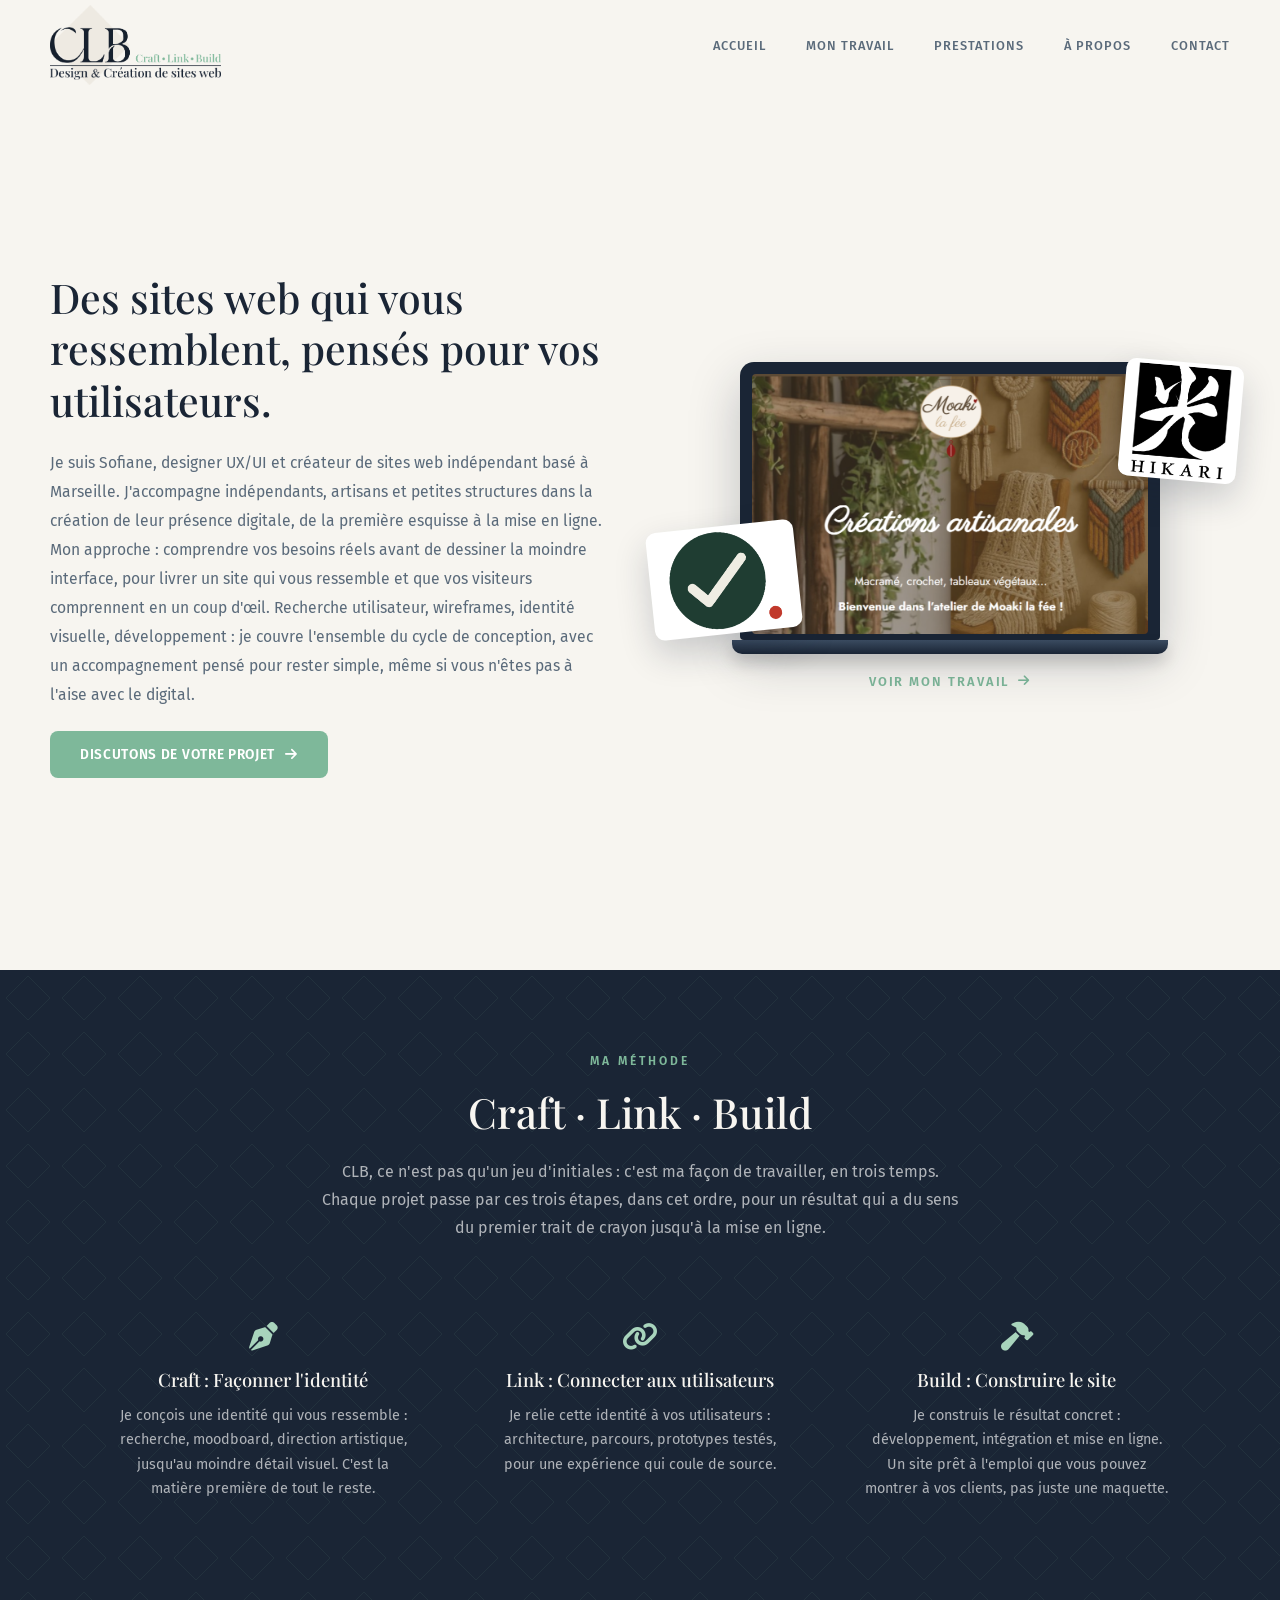
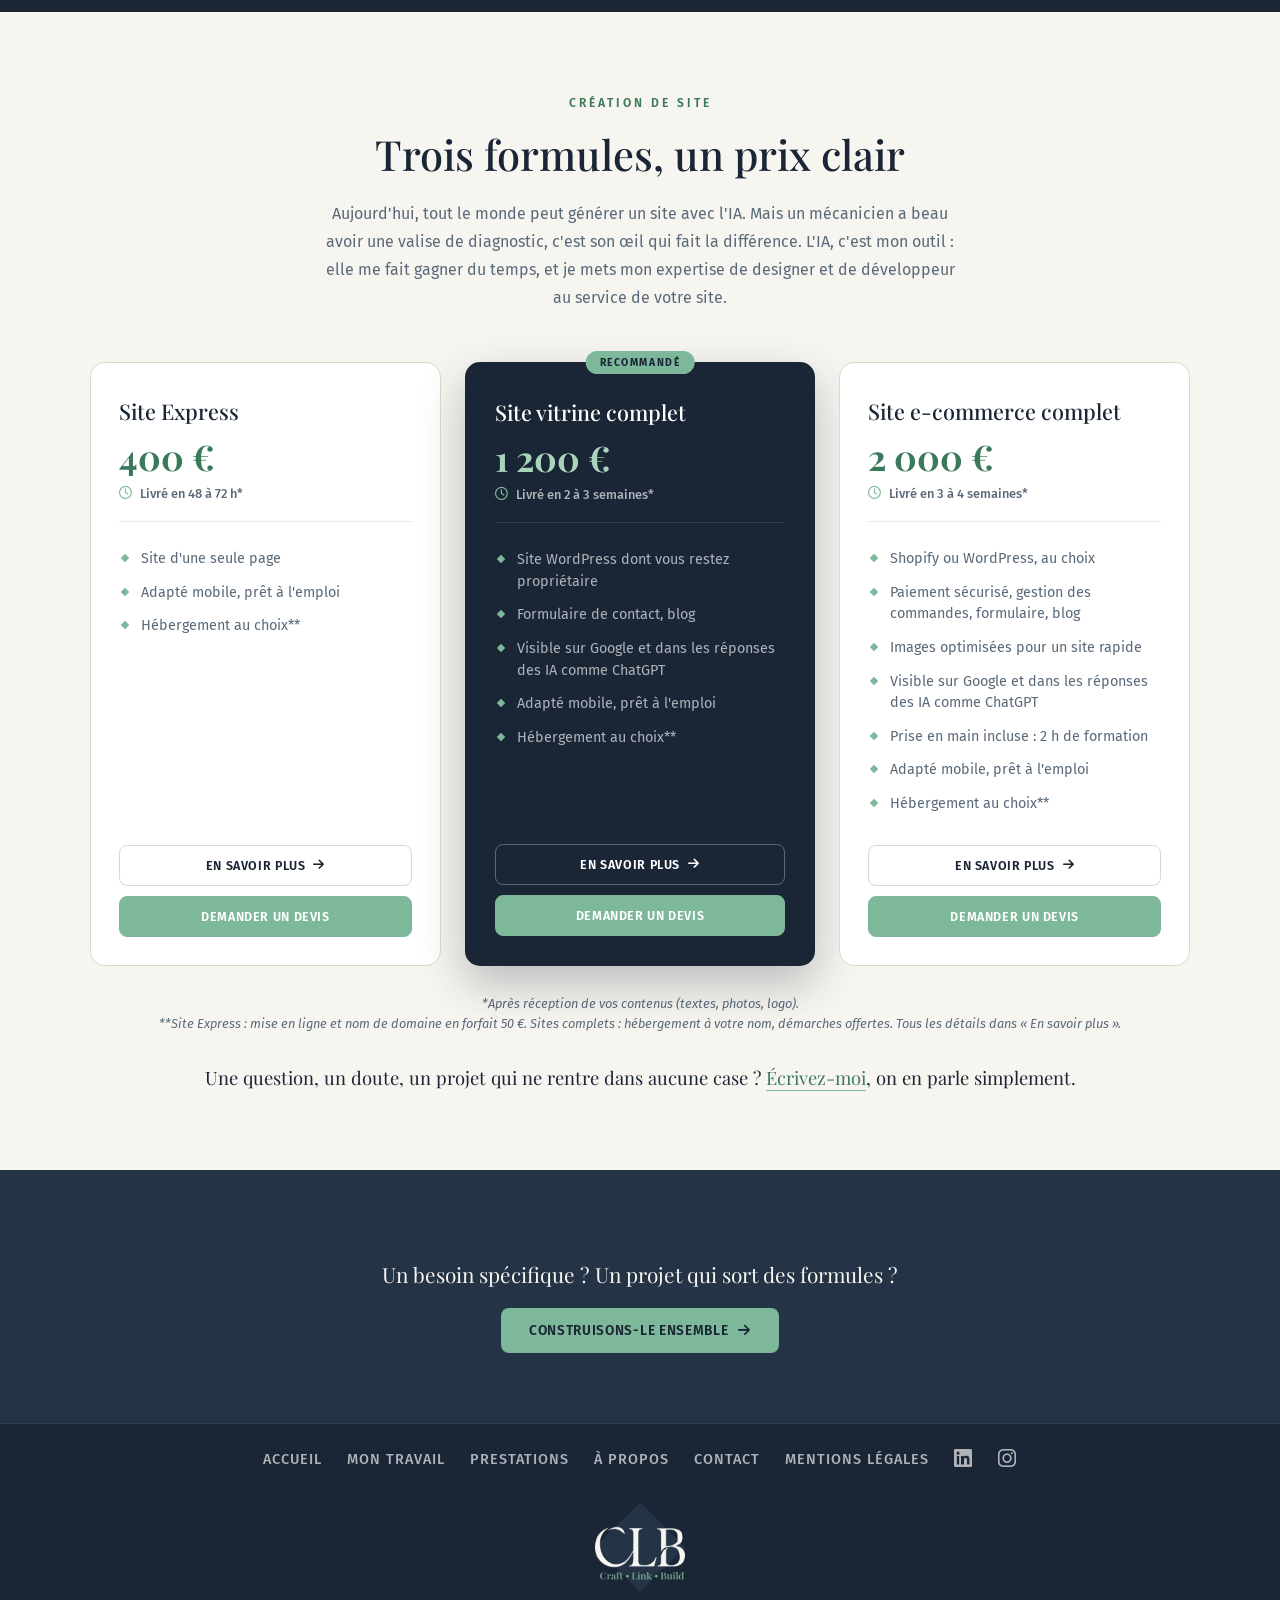
<file: index.html>
<!DOCTYPE html>
<html lang="fr">
    
<head>
    <meta charset="UTF-8">
    <meta name="viewport" content="width=device-width, initial-scale=1.0">
    <meta name="description" content="Sofiane Colombo, designer UX/UI et créateur de sites web à Marseille. Sites vitrines, identité visuelle et accompagnement pour indépendants, artisans et petites structures.">
    <meta property="og:type" content="website">
    <meta property="og:locale" content="fr_FR">
    <meta property="og:site_name" content="Sofiane Colombo | CLB">
    <meta property="og:title" content="Sofiane Colombo | Design & création de sites web à Marseille">
    <meta property="og:description" content="Sofiane Colombo, designer UX/UI et créateur de sites web à Marseille. Sites vitrines, identité visuelle et accompagnement pour indépendants, artisans et petites structures.">
    <meta property="og:url" content="https://colombo-s.github.io/freelance/">
    <meta property="og:image" content="https://colombo-s.github.io/freelance/asset/og-image.png">
    <meta property="og:image:width" content="1200">
    <meta property="og:image:height" content="627">
    <meta property="og:image:alt" content="Sofiane Colombo, Design &amp; Création de sites web, Marseille">
    <meta name="twitter:card" content="summary_large_image">
    <title>Sofiane Colombo | Design & création de sites web à Marseille</title>

    <link rel="icon" type="image/png" href="./asset/favicon-clb.png">
    
    <link rel="stylesheet" href="./style.css"/>
    
    <link rel="preconnect" href="https://fonts.googleapis.com">
    <link rel="preconnect" href="https://fonts.gstatic.com" crossorigin>
    <link href="https://fonts.googleapis.com/css2?family=Fira+Sans:wght@300;400;500;600;700&family=Playfair+Display:ital,wght@0,400;0,500;0,600;0,700;0,800;1,400&display=swap" rel="stylesheet">
    <link rel="stylesheet" href="https://cdnjs.cloudflare.com/ajax/libs/font-awesome/6.5.0/css/all.min.css">
</head>

<body>
    <header>
        <a href="./index.html" class="header-logo">
            <img src="./asset/logo-clb-header.png" alt="logo clb">
        </a>
    
        <nav>
            <a href="./index.html">Accueil</a>
            <a href="./travail.html">Mon travail</a>
            <a href="./prestations.html">Prestations</a>
            <a href="./a-propos.html">À propos</a>
            <a href="./contact.html">Contact</a>
        </nav>
    </header>

    <main>
    <section id="home-hero">
        <div class="hero-text">
            <h1>Des sites web qui vous ressemblent, pensés pour vos utilisateurs.</h1>
            <p class="hero-description">
                Je suis Sofiane, designer UX/UI et créateur de sites web indépendant basé à Marseille. 
                J'accompagne indépendants, artisans et petites structures dans la création de leur présence 
                digitale, de la première esquisse à la mise en ligne. Mon approche : comprendre vos besoins 
                réels avant de dessiner la moindre interface, pour livrer un site qui vous ressemble et que 
                vos visiteurs comprennent en un coup d'œil. Recherche utilisateur, wireframes, identité 
                visuelle, développement : je couvre l'ensemble du cycle de conception, avec un accompagnement 
                pensé pour rester simple, même si vous n'êtes pas à l'aise avec le digital.
            </p>
            <a href="./contact.html" class="hero-cta">
                Discutons de votre projet <i class="fa-solid fa-arrow-right"></i>
            </a>
        </div>

         <div class="hero-visual-col">
    <div class="hero-visual">
        <a href="./travail.html" class="laptop-link" aria-label="Voir mon travail">
            <div class="laptop-mockup">
                <div class="laptop-screen">
                    <div class="screen-carousel">
                        <div class="screen-track">
                            <img src="./asset/moaki-accueil.png" alt="Page d'accueil site Moaki la Fée" class="screen-slide">
                            <img src="./asset/accueil-hikari.png" alt="Page d'accueil site hikari" class="screen-slide">
                            <img src="./asset/mon-brevet-accueil.png" alt="Page d'accueil application Mon Brevet" class="screen-slide">
                        </div>
                    </div>
                </div>
                <div class="laptop-base"></div>
            </div>
        </a>
        <img src="./asset/mon-brevet-card.png" alt="logo Mon Brevet" class="floating-card floating-card--1">
        <img src="./asset/hikari-logo.png" alt="Logo HIKARI" class="floating-card floating-card--2">
    </div>

    <a href="./travail.html" class="hero-below-link">
        Voir mon travail <i class="fa-solid fa-arrow-right"></i>
    </a>
</div>
    </section>

    <section id="home-method">
        <span class="eyebrow">Ma méthode</span>
            <h2>Craft · Link · Build</h2>
                <p class="intro-text">
        CLB, ce n'est pas qu'un jeu d'initiales : c'est ma façon de travailler, en trois temps.
        Chaque projet passe par ces trois étapes, dans cet ordre, pour un résultat qui a du sens
        du premier trait de crayon jusqu'à la mise en ligne.
                </p>
        

        <div class="values-grid">
            <div class="value-item">
                <i class="fa-solid fa-pen-nib"></i>
                    <h3>Craft : Façonner l'identité</h3>
                        <p>Je conçois une identité qui vous ressemble : recherche, moodboard, direction
                artistique, jusqu'au moindre détail visuel. C'est la matière première de tout le reste.</p>
            </div>
            <div class="value-item">
                <i class="fa-solid fa-link"></i>
                    <h3>Link : Connecter aux utilisateurs</h3>
                        <p>Je relie cette identité à vos utilisateurs : architecture, parcours, prototypes
                testés, pour une expérience qui coule de source.</p>
            </div>
            <div class="value-item">
                <i class="fa-solid fa-hammer"></i>
                    <h3>Build : Construire le site</h3>
                        <p>Je construis le résultat concret : développement, intégration et mise en ligne. Un
            site prêt à l'emploi que vous pouvez montrer à vos clients, pas juste une maquette.</p>
            </div>
        </div>
    </section>

    <section id="home-offres">
        <span class="eyebrow">Création de site</span>
        <h2>Trois formules, un prix clair</h2>
        <p class="intro-text">
            Aujourd'hui, tout le monde peut générer un site avec l'IA. Mais un mécanicien a beau avoir
            une valise de diagnostic, c'est son œil qui fait la différence. L'IA, c'est mon outil : elle me
            fait gagner du temps, et je mets mon expertise de designer et de développeur au service de votre site.
        </p>

        <div class="offres-grid">
            <article class="offre-card">
                <h3>Site Express</h3>
                <p class="offre-price">400 €</p>
                <p class="offre-delay"><i class="fa-regular fa-clock"></i> Livré en 48 à 72 h*</p>
                <ul class="offre-list">
                    <li>Site d'une seule page</li>
                    <li>Adapté mobile, prêt à l'emploi</li>
                    <li>Hébergement au choix**</li>
                </ul>
                <div class="offre-actions">
                    <a href="./prestations.html#site-express" class="offre-btn offre-btn--ghost">En savoir plus <i class="fa-solid fa-arrow-right"></i></a>
                    <a href="./contact.html" class="offre-btn offre-btn--primary">Demander un devis</a>
                </div>
            </article>

            <article class="offre-card offre-card--featured">
                <span class="offre-badge">Recommandé</span>
                <h3>Site vitrine complet</h3>
                <p class="offre-price">1 200 €</p>
                <p class="offre-delay"><i class="fa-regular fa-clock"></i> Livré en 2 à 3 semaines*</p>
                <ul class="offre-list">
                    <li>Site WordPress dont vous restez propriétaire</li>
                    <li>Formulaire de contact, blog</li>
                    <li>Visible sur Google et dans les réponses des IA comme ChatGPT</li>
                    <li>Adapté mobile, prêt à l'emploi</li>
                    <li>Hébergement au choix**</li>
                </ul>
                <div class="offre-actions">
                    <a href="./prestations.html#site-vitrine" class="offre-btn offre-btn--ghost">En savoir plus <i class="fa-solid fa-arrow-right"></i></a>
                    <a href="./contact.html" class="offre-btn offre-btn--primary">Demander un devis</a>
                </div>
            </article>

            <article class="offre-card">
                <h3>Site e-commerce complet</h3>
                <p class="offre-price">2 000 €</p>
                <p class="offre-delay"><i class="fa-regular fa-clock"></i> Livré en 3 à 4 semaines*</p>
                <ul class="offre-list">
                    <li>Shopify ou WordPress, au choix</li>
                    <li>Paiement sécurisé, gestion des commandes, formulaire, blog</li>
                    <li>Images optimisées pour un site rapide</li>
                    <li>Visible sur Google et dans les réponses des IA comme ChatGPT</li>
                    <li>Prise en main incluse : 2 h de formation</li>
                    <li>Adapté mobile, prêt à l'emploi</li>
                    <li>Hébergement au choix**</li>
                </ul>
                <div class="offre-actions">
                    <a href="./prestations.html#site-ecommerce" class="offre-btn offre-btn--ghost">En savoir plus <i class="fa-solid fa-arrow-right"></i></a>
                    <a href="./contact.html" class="offre-btn offre-btn--primary">Demander un devis</a>
                </div>
            </article>
        </div>

        <p class="offre-note">
            *Après réception de vos contenus (textes, photos, logo).<br>
            **Site Express : mise en ligne et nom de domaine en forfait 50 €. Sites complets : hébergement à votre nom, démarches offertes. Tous les détails dans « En savoir plus ».
        </p>

        <p class="offre-contact">
            Une question, un doute, un projet qui ne rentre dans aucune case ?
            <a href="./contact.html">Écrivez-moi</a>, on en parle simplement.
        </p>
    </section>

    <section id="home-cta">
        <p class="bottom-cta-text">Un besoin spécifique ? Un projet qui sort des formules ?</p>
            <a href="./contact.html" class="bottom-cta-button">
        Construisons-le ensemble <i class="fa-solid fa-arrow-right"></i>
            </a>
    </section>
</main>

    <footer>

        <div class="footer-links">
            <a href="./index.html">Accueil</a>
            <a href="./travail.html">Mon travail</a>
            <a href="./prestations.html">Prestations</a>
            <a href="./a-propos.html">À propos</a>
            <a href="./contact.html">Contact</a>
            <a href="./mentions-legales.html">Mentions légales</a>
            <a href="https://www.linkedin.com/in/sofiane-colombo-744582396/" target="_blank" rel="noopener" aria-label="LinkedIn">
                <i class="fa-brands fa-linkedin"></i>
            </a>
            <a href="https://www.instagram.com/clb.webdesign/" target="_blank" rel="noopener" aria-label="Instagram">
                <i class="fa-brands fa-instagram"></i>
            </a>
        </div>

        <a href="./index.html" class="footer-logo">
            <img src="./asset/logo-clb-footer.png" alt="Logo Sofiane Colombo">
        </a>

    </footer>
<script>
    const track = document.querySelector('.screen-track');
    const slideCount = document.querySelectorAll('.screen-slide').length;
    let currentSlide = 0;

    if (slideCount > 1) {
        setInterval(() => {
            currentSlide = (currentSlide + 1) % slideCount;
            track.style.transform = `translateX(-${currentSlide * 100}%)`;
        }, 3000);
    }
</script>
</body>
</html>
</file>
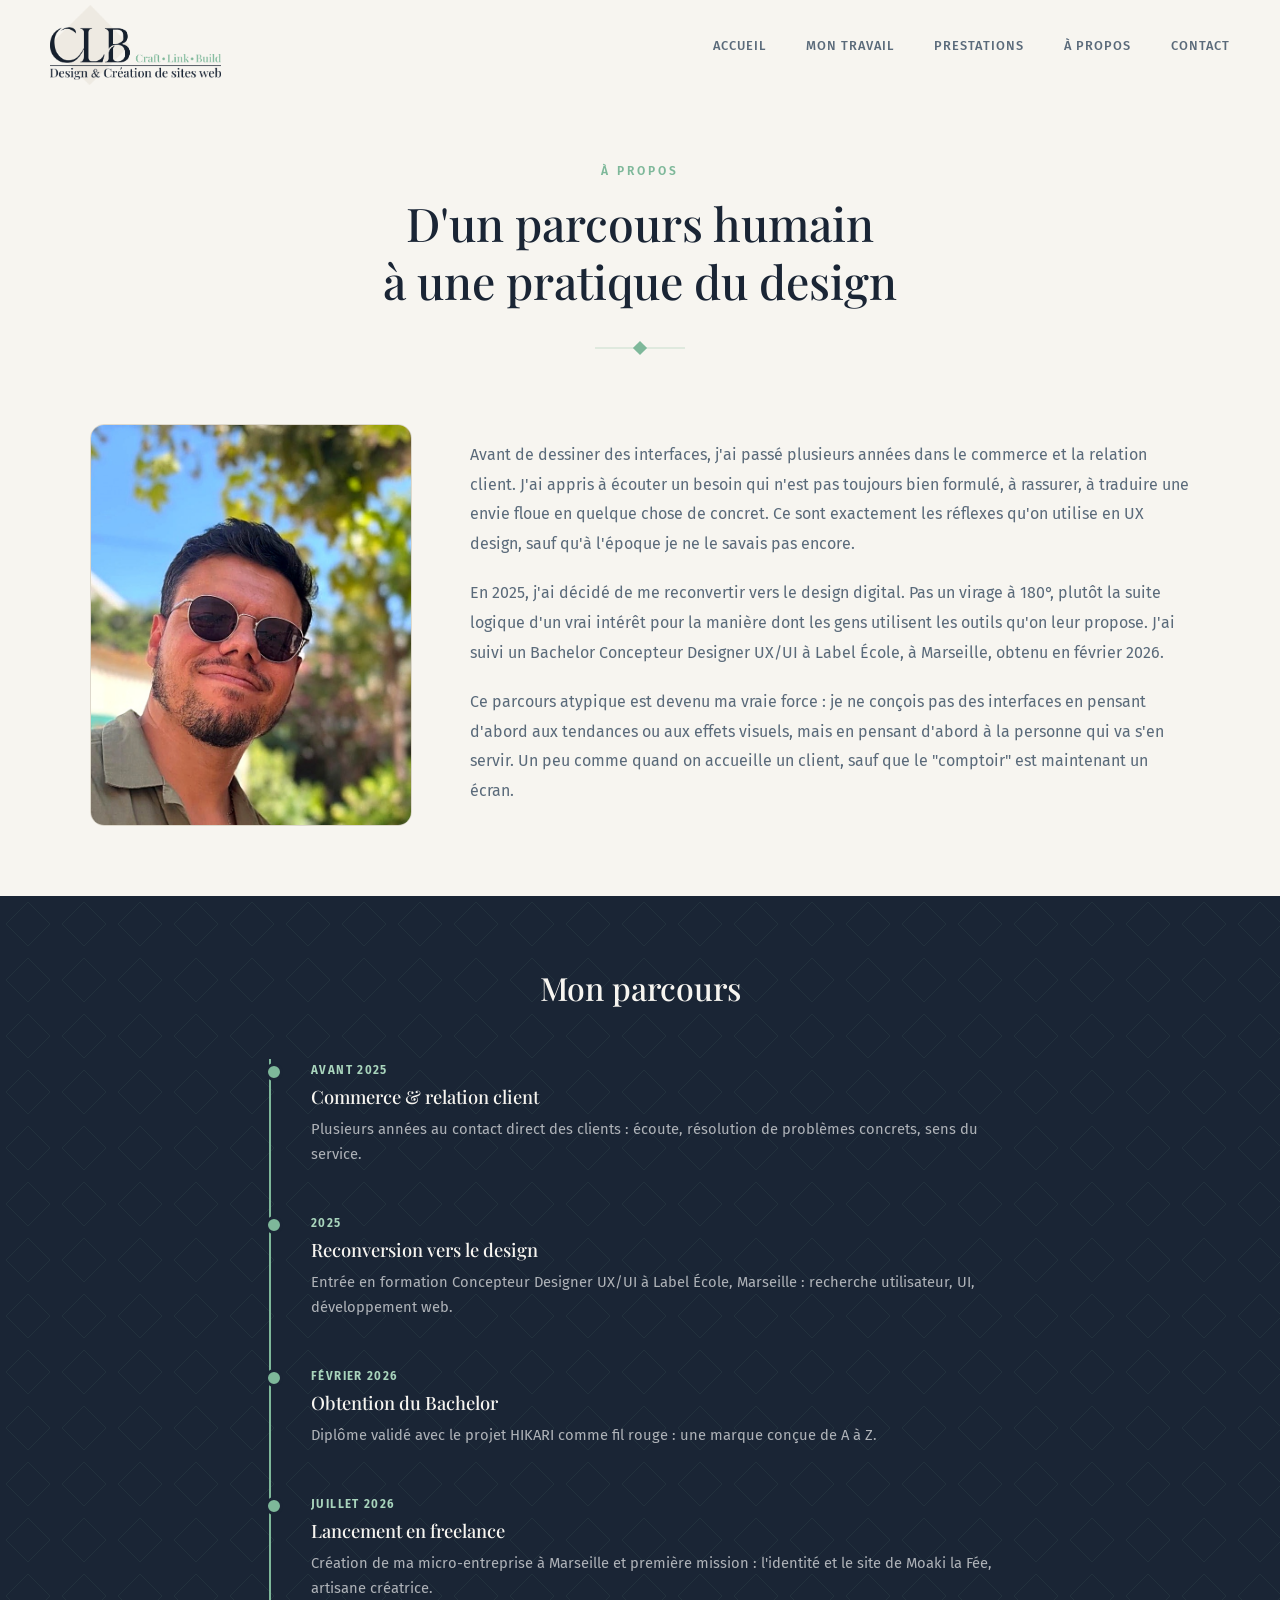
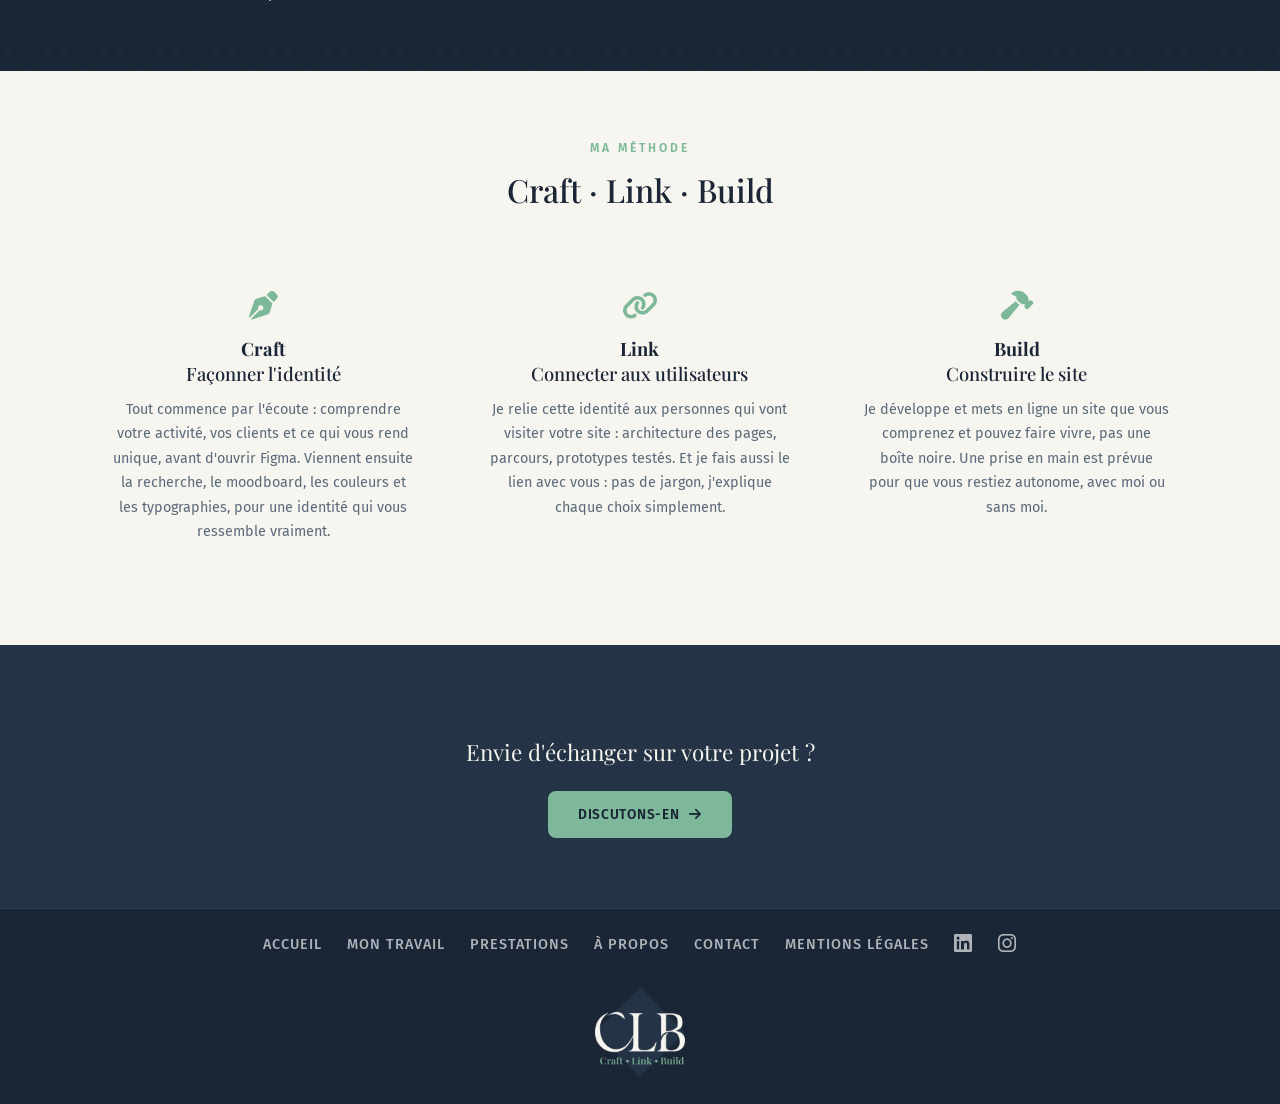
<file: a-propos.html>
<!DOCTYPE html>
<html lang="fr">
<head>
    <meta charset="UTF-8">
    <meta name="viewport" content="width=device-width, initial-scale=1.0">
    <meta name="description" content="À propos de Sofiane Colombo, designer UX/UI et créateur de sites web à Marseille : parcours, reconversion et méthode Craft · Link · Build.">
    <meta property="og:type" content="website">
    <meta property="og:locale" content="fr_FR">
    <meta property="og:site_name" content="Sofiane Colombo | CLB">
    <meta property="og:title" content="À propos | Sofiane Colombo">
    <meta property="og:description" content="À propos de Sofiane Colombo, designer UX/UI et créateur de sites web à Marseille : parcours, reconversion et méthode Craft · Link · Build.">
    <meta property="og:url" content="https://colombo-s.github.io/freelance/a-propos.html">
    <meta property="og:image" content="https://colombo-s.github.io/freelance/asset/logo-clb-header.png">
    <meta name="twitter:card" content="summary_large_image">
    <title>À propos | Sofiane Colombo</title>

    <link rel="icon" type="image/png" href="./asset/favicon-clb.png">

    <link rel="stylesheet" href="./style.css"/>
    <link rel="preconnect" href="https://fonts.googleapis.com">
    <link rel="preconnect" href="https://fonts.gstatic.com" crossorigin>
    <link href="https://fonts.googleapis.com/css2?family=Fira+Sans:wght@300;400;500;600;700&family=Playfair+Display:ital,wght@0,400;0,500;0,600;0,700;0,800;1,400&display=swap" rel="stylesheet">
    <link rel="stylesheet" href="https://cdnjs.cloudflare.com/ajax/libs/font-awesome/6.5.0/css/all.min.css">
</head>

<body>

    <header>
        <a href="./index.html" class="header-logo">
            <img src="./asset/logo-clb-header.png" alt="logo clb">
        </a>
        <nav>
            <a href="./index.html">Accueil</a>
            <a href="./travail.html">Mon travail</a>
            <a href="./prestations.html">Prestations</a>
            <a href="./a-propos.html">À propos</a>
            <a href="./contact.html">Contact</a>
        </nav>
    </header>

    <main>

        <!-- INTRO -->
        <section id="about-hero">
            <span class="eyebrow">À propos</span>
            <h1>D'un parcours humain<br>à une pratique du design</h1>
            <div class="intro-divider"></div>
        </section>

        <!-- STORY -->
        <section id="about-story">
            <div class="about-story-grid">
                <div class="about-portrait">
                    <div class="about-portrait-frame">
                        <img src="./asset/portrait.jpg" alt="Sofiane Colombo" onerror="this.parentElement.classList.add('no-image')">
                    </div>
                </div>
                <div class="about-text">
                    <p>
                        Avant de dessiner des interfaces, j'ai passé plusieurs années dans le commerce et la relation client. J'ai appris à écouter un besoin qui n'est pas toujours bien formulé, à rassurer, à traduire une envie floue en quelque chose de concret. Ce sont exactement les réflexes qu'on utilise en UX design, sauf qu'à l'époque je ne le savais pas encore.
                    </p>
                    <p>
                        En 2025, j'ai décidé de me reconvertir vers le design digital. Pas un virage à 180°, plutôt la suite logique d'un vrai intérêt pour la manière dont les gens utilisent les outils qu'on leur propose. J'ai suivi un Bachelor Concepteur Designer UX/UI à Label École, à Marseille, obtenu en février 2026.
                    </p>
                    <p>
                        Ce parcours atypique est devenu ma vraie force : je ne conçois pas des interfaces en pensant d'abord aux tendances ou aux effets visuels, mais en pensant d'abord à la personne qui va s'en servir. Un peu comme quand on accueille un client, sauf que le "comptoir" est maintenant un écran.
                    </p>
                </div>
            </div>
        </section>

        <!-- TIMELINE -->
        <section id="about-timeline">
            <h2>Mon parcours</h2>
            <div class="timeline">
                <div class="timeline-item">
                    <div class="timeline-dot"></div>
                    <div class="timeline-content">
                        <span class="timeline-date">Avant 2025</span>
                        <h3>Commerce & relation client</h3>
                        <p>Plusieurs années au contact direct des clients : écoute, résolution de problèmes concrets, sens du service.</p>
                    </div>
                </div>
                <div class="timeline-item">
                    <div class="timeline-dot"></div>
                    <div class="timeline-content">
                        <span class="timeline-date">2025</span>
                        <h3>Reconversion vers le design</h3>
                        <p>Entrée en formation Concepteur Designer UX/UI à Label École, Marseille : recherche utilisateur, UI, développement web.</p>
                    </div>
                </div>
                <div class="timeline-item">
                    <div class="timeline-dot"></div>
                    <div class="timeline-content">
                        <span class="timeline-date">Février 2026</span>
                        <h3>Obtention du Bachelor</h3>
                        <p>Diplôme validé avec le projet HIKARI comme fil rouge : une marque conçue de A à Z.</p>
                    </div>
                </div>
                <div class="timeline-item">
                    <div class="timeline-dot"></div>
                    <div class="timeline-content">
                        <span class="timeline-date">Juillet 2026</span>
                        <h3>Lancement en freelance</h3>
                        <p>Création de ma micro-entreprise à Marseille et première mission : l'identité et le site de Moaki la Fée, artisane créatrice.</p>
                    </div>
                </div>
            </div>
        </section>

        <!-- APPROCHE -->
        <section id="about-values">
            <span class="eyebrow">Ma méthode</span>
            <h2>Craft · Link · Build</h2>
            <div class="values-grid">
                <div class="value-item">
                    <i class="fa-solid fa-pen-nib"></i>
                    <h3><strong>Craft</strong><br>Façonner l'identité</h3>
                    <p>Tout commence par l'écoute : comprendre votre activité, vos clients et ce qui vous rend unique, avant d'ouvrir Figma. Viennent ensuite la recherche, le moodboard, les couleurs et les typographies, pour une identité qui vous ressemble vraiment.</p>
                </div>
                <div class="value-item">
                    <i class="fa-solid fa-link"></i>
                    <h3><strong>Link</strong><br>Connecter aux utilisateurs</h3>
                    <p>Je relie cette identité aux personnes qui vont visiter votre site : architecture des pages, parcours, prototypes testés. Et je fais aussi le lien avec vous : pas de jargon, j'explique chaque choix simplement.</p>
                </div>
                <div class="value-item">
                    <i class="fa-solid fa-hammer"></i>
                    <h3><strong>Build</strong><br>Construire le site</h3>
                    <p>Je développe et mets en ligne un site que vous comprenez et pouvez faire vivre, pas une boîte noire. Une prise en main est prévue pour que vous restiez autonome, avec moi ou sans moi.</p>
                </div>
            </div>
        </section>

        <!-- CTA -->
        <section id="about-cta">
            <p class="about-cta-text">Envie d'échanger sur votre projet ?</p>
            <a href="./contact.html" class="hero-cta">
                Discutons-en <i class="fa-solid fa-arrow-right"></i>
            </a>
        </section>

    </main>

    <footer>
        
        <div class="footer-links">
            <a href="./index.html">Accueil</a>
            <a href="./travail.html">Mon travail</a>
            <a href="./prestations.html">Prestations</a>
            <a href="./a-propos.html">À propos</a>
            <a href="./contact.html">Contact</a>
            <a href="./mentions-legales.html">Mentions légales</a>
            <a href="https://www.linkedin.com/in/sofiane-colombo-744582396/" target="_blank" rel="noopener" aria-label="LinkedIn">
                <i class="fa-brands fa-linkedin"></i>
            </a>
            <a href="https://www.instagram.com/clb.webdesign/" target="_blank" rel="noopener" aria-label="Instagram">
                <i class="fa-brands fa-instagram"></i>
            </a>
        </div>

        <a href="./index.html" class="footer-logo">
            <img src="./asset/logo-clb-footer.png" alt="Logo Sofiane Colombo">
        </a>
        
    </footer>

</body>
</html>
</file>
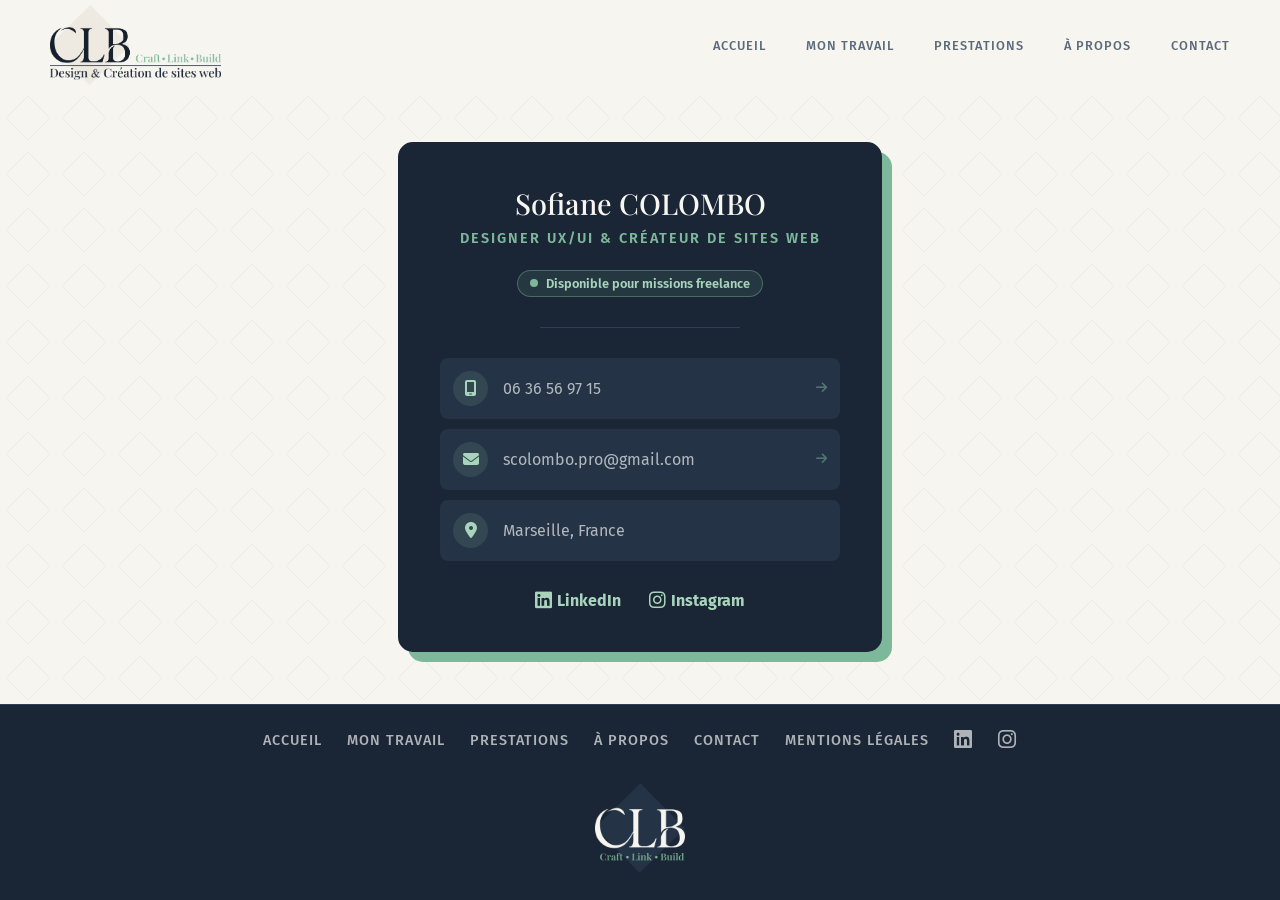
<file: contact.html>
<!DOCTYPE html>
<html lang="fr">
<head>
    <meta charset="UTF-8">
    <meta name="viewport" content="width=device-width, initial-scale=1.0">
    <meta name="description" content="Contactez Sofiane Colombo, designer UX/UI et créateur de sites web à Marseille.">
    <meta property="og:type" content="website">
    <meta property="og:locale" content="fr_FR">
    <meta property="og:site_name" content="Sofiane Colombo | CLB">
    <meta property="og:title" content="Contact | Sofiane Colombo">
    <meta property="og:description" content="Contactez Sofiane Colombo, designer UX/UI et créateur de sites web à Marseille.">
    <meta property="og:url" content="https://colombo-s.github.io/freelance/contact.html">
    <meta property="og:image" content="https://colombo-s.github.io/freelance/asset/logo-clb-header.png">
    <meta name="twitter:card" content="summary_large_image">
    <title>Contact | Sofiane Colombo</title>

    <link rel="icon" type="image/png" href="./asset/favicon-clb.png">
    
    <link rel="stylesheet" href="./style.css"/>
    
    <link rel="preconnect" href="https://fonts.googleapis.com">
    <link rel="preconnect" href="https://fonts.gstatic.com" crossorigin>
    <link href="https://fonts.googleapis.com/css2?family=Fira+Sans:wght@300;400;500;600;700&family=Playfair+Display:ital,wght@0,400;0,500;0,600;0,700;0,800;1,400&display=swap" rel="stylesheet">
    <link rel="stylesheet" href="https://cdnjs.cloudflare.com/ajax/libs/font-awesome/6.5.0/css/all.min.css">
    
</head>

<body class="contact-page-body">
    
    <header>
        <a href="./index.html" class="header-logo">
            <img src="./asset/logo-clb-header.png" alt="logo clb">
        </a>
        <nav>
            <a href="./index.html">Accueil</a>
            <a href="./travail.html">Mon travail</a>
            <a href="./prestations.html">Prestations</a>
            <a href="./a-propos.html">À propos</a>
            <a href="./contact.html">Contact</a>
        </nav>
    </header>

    <main class="contact-main">
        
        <div class="business-card">
            
            <div class="card-header">
                <h1>Sofiane COLOMBO</h1>
                <span class="job-title">Designer UX/UI &amp; Créateur de sites web</span>
                
                <div class="status-badge">
                    <span class="dot"></span> Disponible pour missions freelance
                </div>
            </div>

            <hr class="divider">

            <div class="card-body">
                <a href="tel:+33636569715" class="contact-row">
                    <div class="icon-box">
                        <i class="fa-solid fa-mobile-screen"></i>
                    </div>
                    <span>06 36 56 97 15</span>
                    <i class="fa-solid fa-arrow-right contact-arrow"></i>
                </a>

                <a href="mailto:scolombo.pro@gmail.com" class="contact-row">
                    <div class="icon-box">
                        <i class="fa-solid fa-envelope"></i>
                    </div>
                    <span>scolombo.pro@gmail.com</span>
                    <i class="fa-solid fa-arrow-right contact-arrow"></i>
                </a>

                <div class="contact-row static">
                    <div class="icon-box">
                        <i class="fa-solid fa-location-dot"></i>
                    </div>
                    <span>Marseille, France</span>
                </div>
            </div>

            <div class="card-footer">
                <a href="https://www.linkedin.com/in/sofiane-colombo-744582396/" target="_blank" rel="noopener">
                    <i class="fa-brands fa-linkedin"></i> LinkedIn
                </a>
                <a href="https://www.instagram.com/clb.webdesign/" target="_blank" rel="noopener">
                    <i class="fa-brands fa-instagram"></i> Instagram
                </a>
            </div>

        </div>

    </main>

    <footer>
        
        <div class="footer-links">
            <a href="./index.html">Accueil</a>
            <a href="./travail.html">Mon travail</a>
            <a href="./prestations.html">Prestations</a>
            <a href="./a-propos.html">À propos</a>
            <a href="./contact.html">Contact</a>
            <a href="./mentions-legales.html">Mentions légales</a>
            <a href="https://www.linkedin.com/in/sofiane-colombo-744582396/" target="_blank" rel="noopener" aria-label="LinkedIn">
                <i class="fa-brands fa-linkedin"></i>
            </a>
            <a href="https://www.instagram.com/clb.webdesign/" target="_blank" rel="noopener" aria-label="Instagram">
                <i class="fa-brands fa-instagram"></i>
            </a>
        </div>

        <a href="./index.html" class="footer-logo">
            <img src="./asset/logo-clb-footer.png" alt="Logo Sofiane Colombo">
        </a>
        
    </footer>

</body>
</html>
</file>
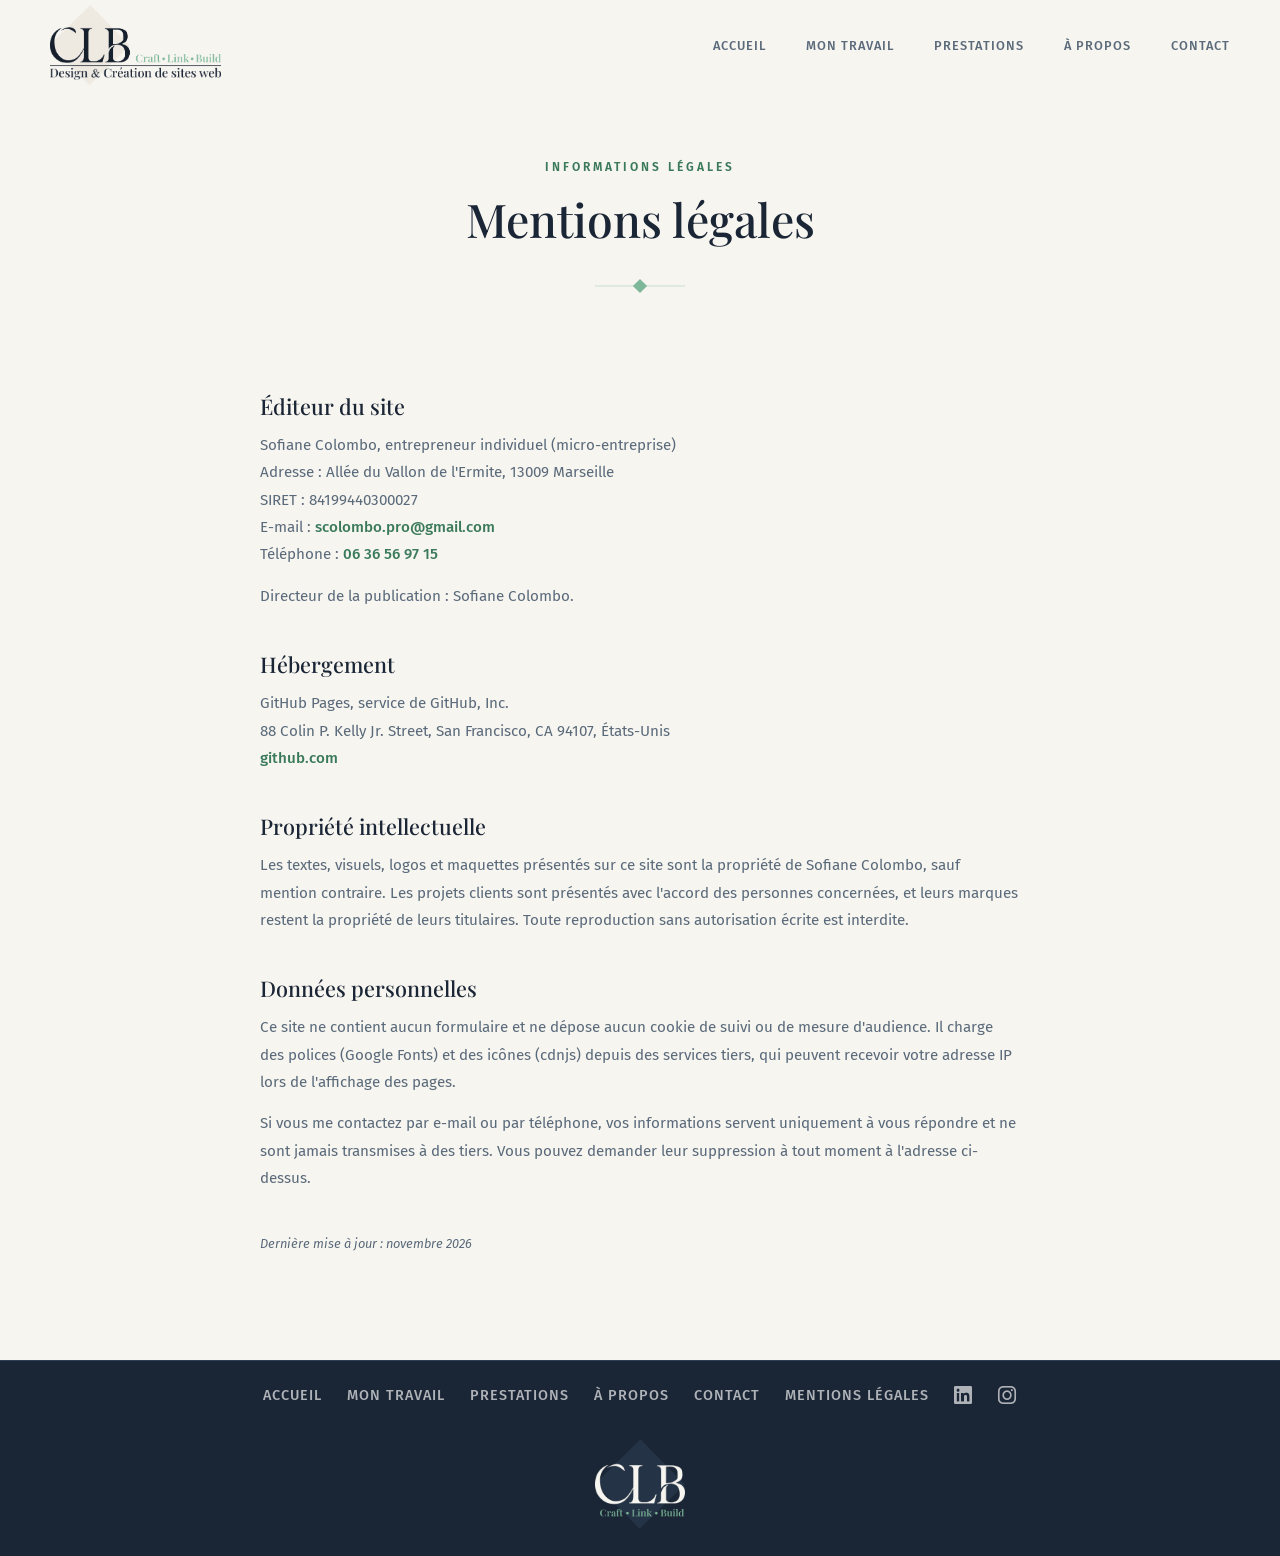
<file: mentions-legales.html>
<!DOCTYPE html>
<html lang="fr">
<head>
    <meta charset="UTF-8">
    <meta name="viewport" content="width=device-width, initial-scale=1.0">
    <meta name="description" content="Mentions légales du site de Sofiane Colombo, designer UX/UI et créateur de sites web à Marseille.">
    <meta name="robots" content="noindex">
    <title>Mentions légales | Sofiane Colombo</title>

    <link rel="icon" type="image/png" href="./asset/favicon-clb.png">

    <link rel="stylesheet" href="./style.css"/>

    <link rel="preconnect" href="https://fonts.googleapis.com">
    <link rel="preconnect" href="https://fonts.gstatic.com" crossorigin>
    <link href="https://fonts.googleapis.com/css2?family=Fira+Sans:wght@300;400;500;600;700&family=Playfair+Display:ital,wght@0,400;0,500;0,600;0,700;0,800;1,400&display=swap" rel="stylesheet">

    <link rel="stylesheet" href="https://cdnjs.cloudflare.com/ajax/libs/font-awesome/6.5.0/css/all.min.css">
</head>

<body>

    <header>
        <a href="./index.html" class="header-logo">
            <img src="./asset/logo-clb-header.png" alt="logo clb">
        </a>
        <nav>
            <a href="./index.html">Accueil</a>
            <a href="./travail.html">Mon travail</a>
            <a href="./prestations.html">Prestations</a>
            <a href="./a-propos.html">À propos</a>
            <a href="./contact.html">Contact</a>
        </nav>
    </header>

    <main>

        <section id="presta-hero">
            <span class="presta-eyebrow">Informations légales</span>
            <h1>Mentions légales</h1>
            <div class="intro-divider"></div>
        </section>

        <section class="legal">

            <h2>Éditeur du site</h2>
            <p>
                Sofiane Colombo, entrepreneur individuel (micro-entreprise)<br>
                Adresse : Allée du Vallon de l'Ermite, 13009 Marseille<br>
                SIRET : 84199440300027<br>
                E-mail : <a href="mailto:scolombo.pro@gmail.com">scolombo.pro@gmail.com</a><br>
                Téléphone : <a href="tel:+33636569715">06 36 56 97 15</a>
            </p>
            <p>Directeur de la publication : Sofiane Colombo.</p>

            <h2>Hébergement</h2>
            <p>
                GitHub Pages, service de GitHub, Inc.<br>
                88 Colin P. Kelly Jr. Street, San Francisco, CA 94107, États-Unis<br>
                <a href="https://github.com" target="_blank" rel="noopener">github.com</a>
            </p>

            <h2>Propriété intellectuelle</h2>
            <p>Les textes, visuels, logos et maquettes présentés sur ce site sont la propriété de Sofiane Colombo, sauf mention contraire. Les projets clients sont présentés avec l'accord des personnes concernées, et leurs marques restent la propriété de leurs titulaires. Toute reproduction sans autorisation écrite est interdite.</p>

            <h2>Données personnelles</h2>
            <p>Ce site ne contient aucun formulaire et ne dépose aucun cookie de suivi ou de mesure d'audience. Il charge des polices (Google Fonts) et des icônes (cdnjs) depuis des services tiers, qui peuvent recevoir votre adresse IP lors de l'affichage des pages.</p>
            <p>Si vous me contactez par e-mail ou par téléphone, vos informations servent uniquement à vous répondre et ne sont jamais transmises à des tiers. Vous pouvez demander leur suppression à tout moment à l'adresse ci-dessus.</p>

            <p class="legal-update">Dernière mise à jour : novembre 2026</p>

        </section>

    </main>

    <footer>

        <div class="footer-links">
            <a href="./index.html">Accueil</a>
            <a href="./travail.html">Mon travail</a>
            <a href="./prestations.html">Prestations</a>
            <a href="./a-propos.html">À propos</a>
            <a href="./contact.html">Contact</a>
            <a href="./mentions-legales.html">Mentions légales</a>
            <a href="https://www.linkedin.com/in/sofiane-colombo-744582396/" target="_blank" rel="noopener" aria-label="LinkedIn">
                <i class="fa-brands fa-linkedin"></i>
            </a>
            <a href="https://www.instagram.com/clb.webdesign/" target="_blank" rel="noopener" aria-label="Instagram">
                <i class="fa-brands fa-instagram"></i>
            </a>
        </div>

        <a href="./index.html" class="footer-logo">
            <img src="./asset/logo-clb-footer.png" alt="Logo Sofiane Colombo">
        </a>

    </footer>

</body>
</html>
</file>
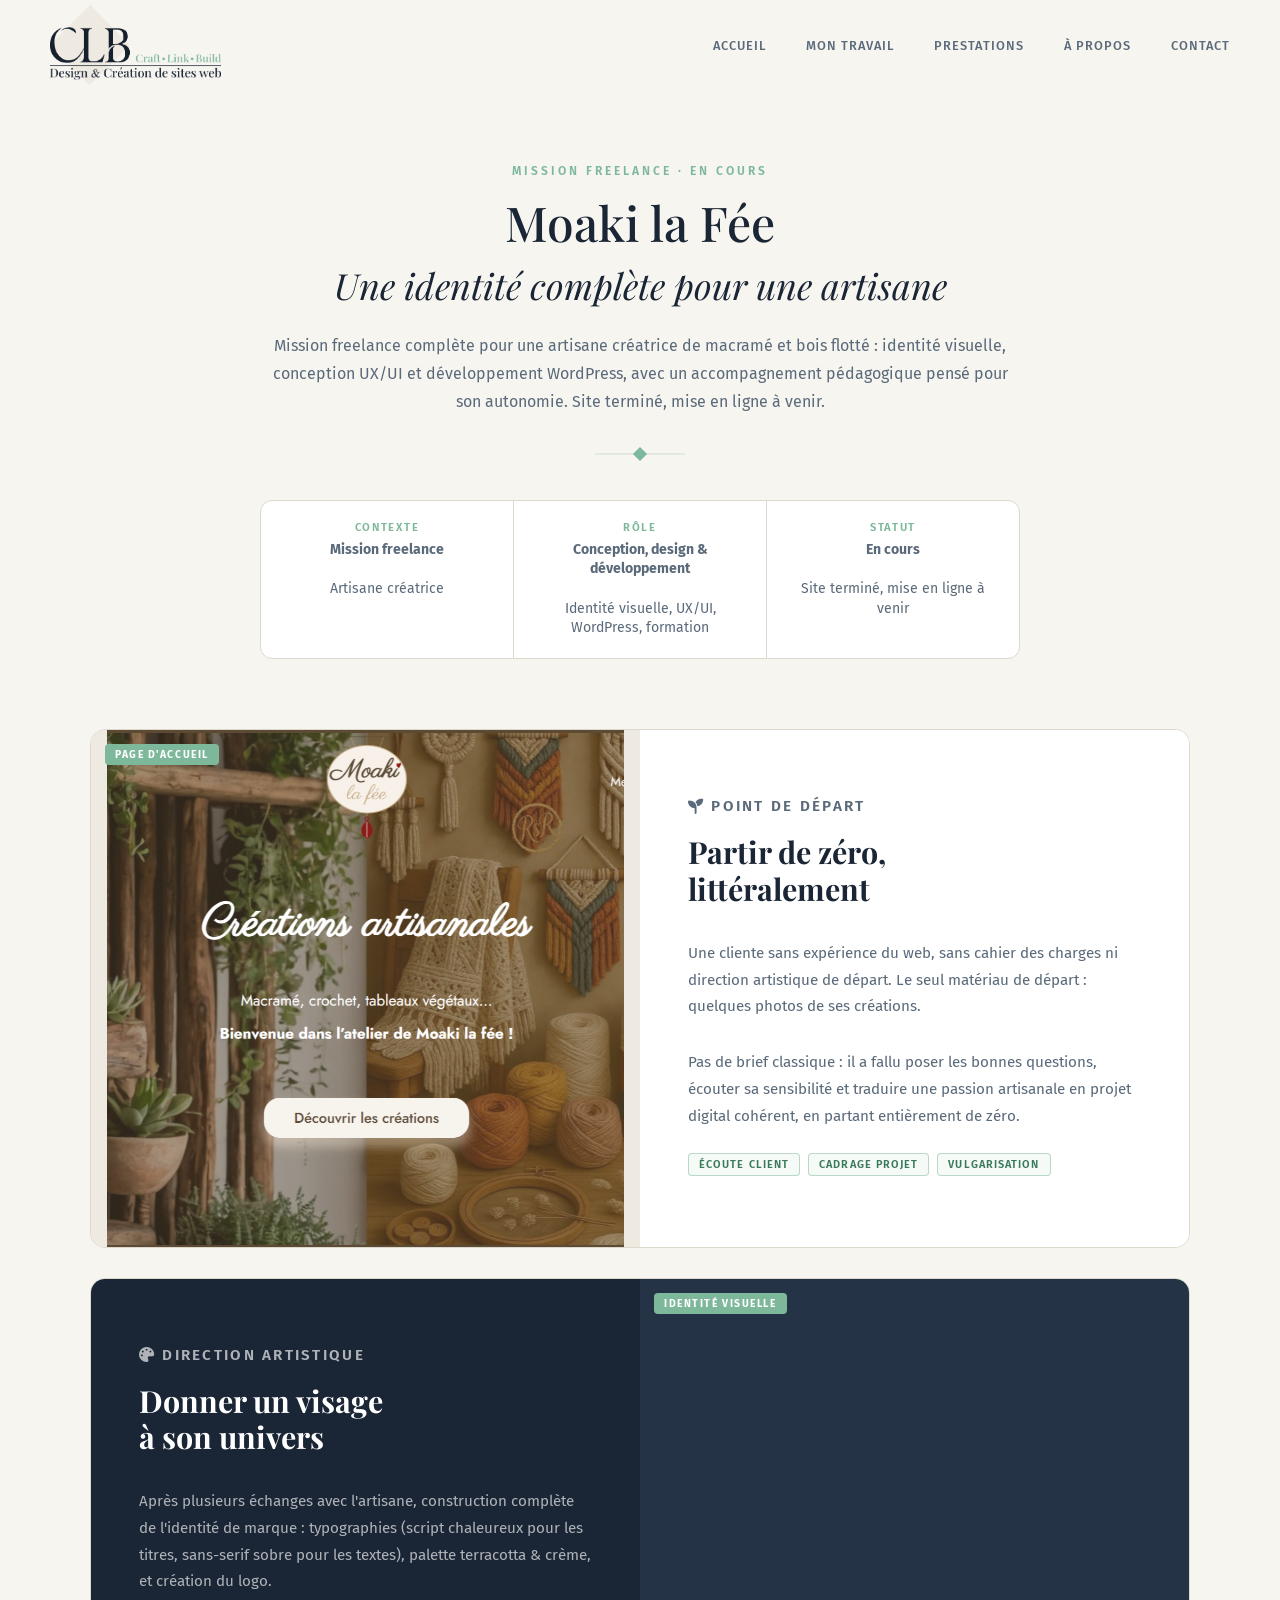
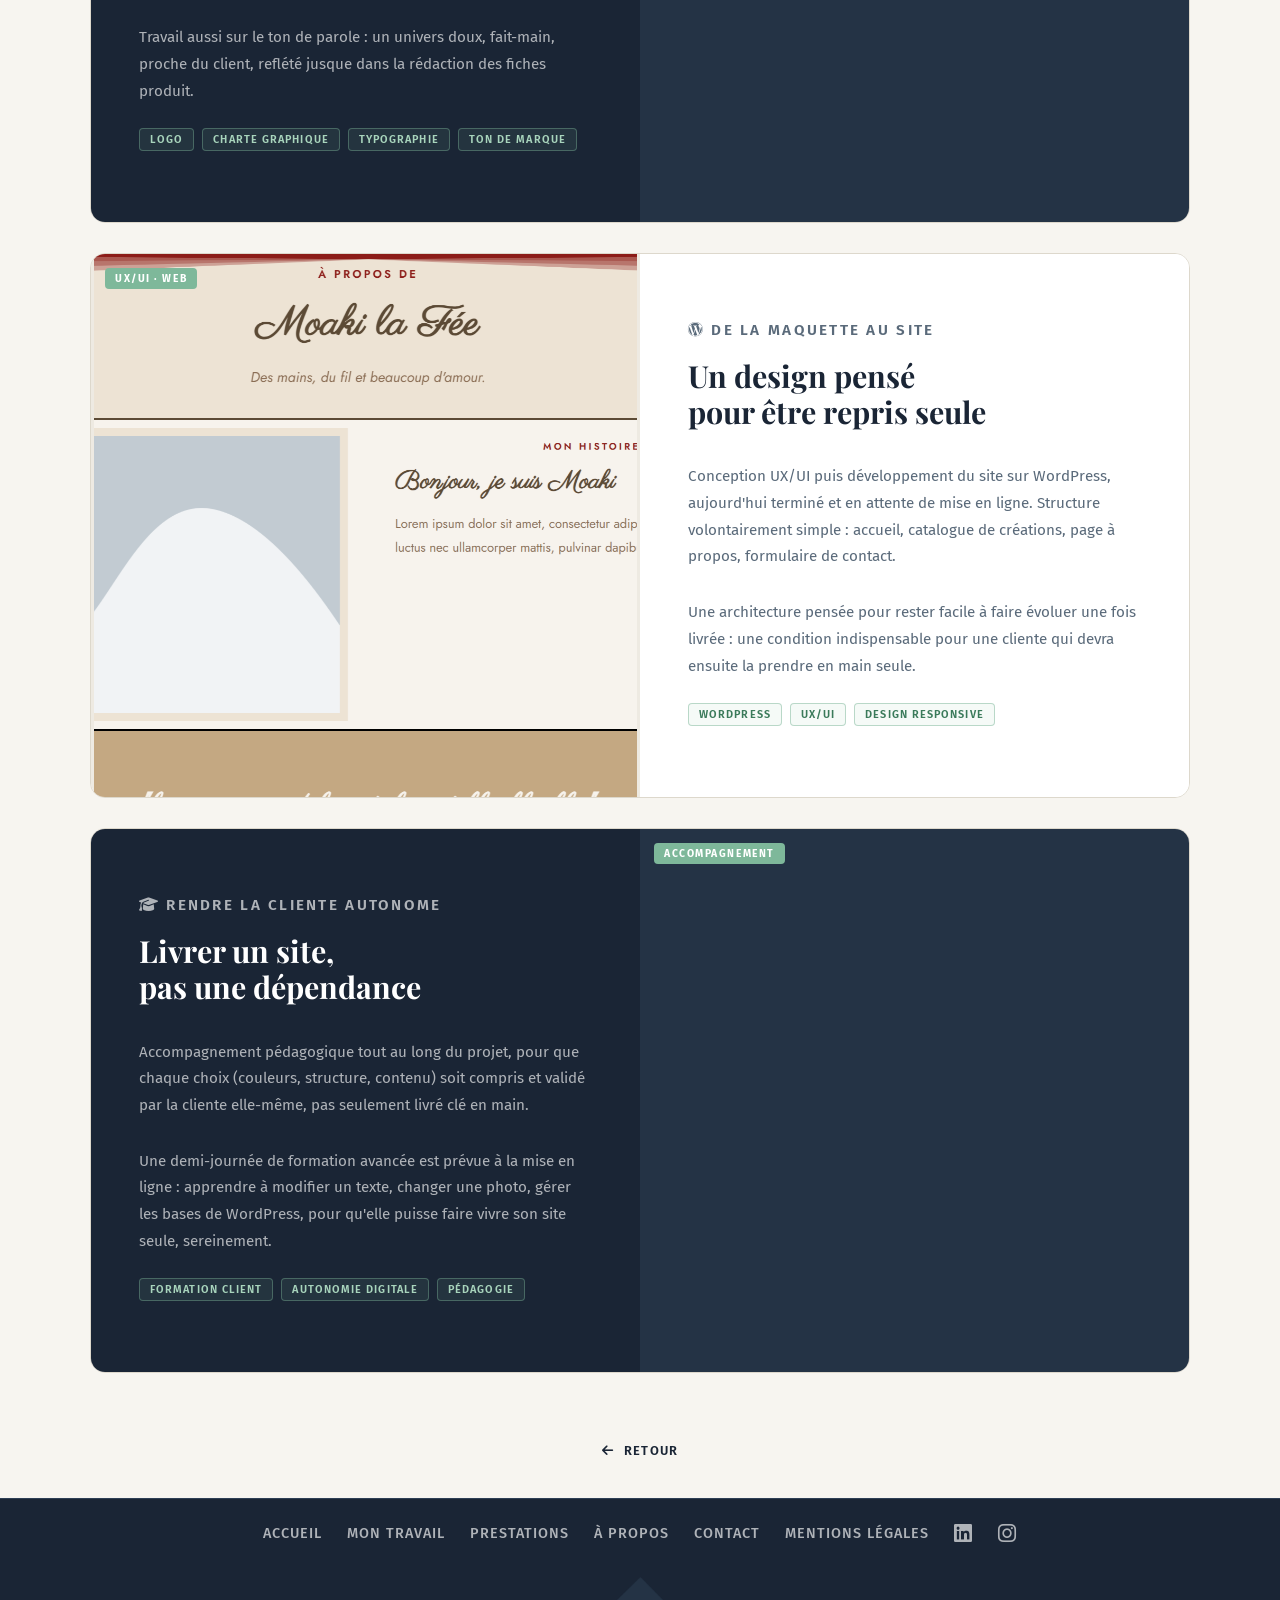
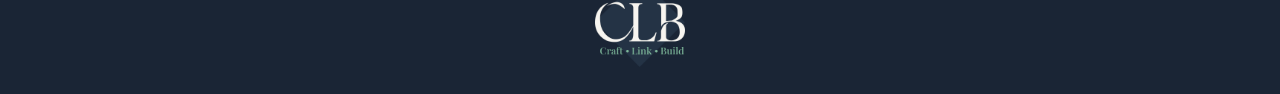
<file: moaki.html>
<!DOCTYPE html>
<html lang="fr">
<head>
    <meta charset="UTF-8">
    <meta name="viewport" content="width=device-width, initial-scale=1.0">
    <meta name="description" content="Moaki la Fée : identité visuelle, design UX/UI et site WordPress pour une artisane créatrice. Projet de Sofiane Colombo, designer à Marseille.">
    <meta property="og:type" content="article">
    <meta property="og:locale" content="fr_FR">
    <meta property="og:site_name" content="Sofiane Colombo | CLB">
    <meta property="og:title" content="Moaki la Fée | Sofiane Colombo">
    <meta property="og:description" content="Moaki la Fée : identité visuelle, design UX/UI et site WordPress pour une artisane créatrice. Projet de Sofiane Colombo, designer à Marseille.">
    <meta property="og:url" content="https://colombo-s.github.io/freelance/moaki.html">
    <meta property="og:image" content="https://colombo-s.github.io/freelance/asset/moaki-accueil.png">
    <meta name="twitter:card" content="summary_large_image">
    <title>Moaki la Fée | Sofiane Colombo</title>

    <link rel="icon" type="image/png" href="./asset/favicon-clb.png">

    <link rel="stylesheet" href="./style.css"/>
    <link rel="preconnect" href="https://fonts.googleapis.com">
    <link rel="preconnect" href="https://fonts.gstatic.com" crossorigin>
    <link href="https://fonts.googleapis.com/css2?family=Fira+Sans:wght@300;400;500;600;700&family=Playfair+Display:ital,wght@0,400;0,500;0,600;0,700;0,800;1,400&display=swap" rel="stylesheet">
    <link rel="stylesheet" href="https://cdnjs.cloudflare.com/ajax/libs/font-awesome/6.5.0/css/all.min.css">
</head>

<body>

    <header>
        <a href="./index.html" class="header-logo">
            <img src="./asset/logo-clb-header.png" alt="logo clb">
        </a>
        <nav>
            <a href="./index.html">Accueil</a>
            <a href="./travail.html">Mon travail</a>
            <a href="./prestations.html">Prestations</a>
            <a href="./a-propos.html">À propos</a>
            <a href="./contact.html">Contact</a>
        </nav>
    </header>

    <main>

        <section id="real-intro">
            <span class="eyebrow">Mission freelance · En cours</span>
            <h1>Moaki la Fée<br><em style="font-weight:400; font-size:0.75em;">Une identité complète pour une artisane</em></h1>
            <p class="intro-text">
                Mission freelance complète pour une artisane créatrice de macramé et bois flotté : identité visuelle, conception UX/UI et développement WordPress, avec un accompagnement pédagogique pensé pour son autonomie. Site terminé, mise en ligne à venir.
            </p>
            <div class="intro-divider"></div>

            <div class="project-meta">
                <div class="meta-item">
                    <span class="meta-label">Contexte</span>
                    <span class="meta-value"><strong>Mission freelance</strong><br><br>Artisane créatrice</span>
                </div>
                <div class="meta-item">
                    <span class="meta-label">Rôle</span>
                    <span class="meta-value"><strong>Conception, design & développement</strong><br><br>Identité visuelle, UX/UI, WordPress, formation</span>
                </div>
                <div class="meta-item">
                    <span class="meta-label">Statut</span>
                    <span class="meta-value"><strong>En cours</strong><br><br>Site terminé, mise en ligne à venir</span>
                </div>
            </div>
        </section>

        <div id="real-projects">

            <article class="real-block">
                <div class="real-media">
                    <span class="media-badge">Page d'accueil</span>
                    <img src="./asset/moaki-accueil.png" alt="Page d'accueil du site Moaki la Fée" loading="lazy">
                </div>
                <div class="real-content">
                    <p class="real-tag"><i class="fa-solid fa-seedling"></i> Point de départ</p>
                    <h2>Partir de zéro,<br>littéralement</h2>
                    <p>
                        Une cliente sans expérience du web, sans cahier des charges ni direction artistique de départ. Le seul matériau de départ : quelques photos de ses créations.
                    </p>
                    <p>
                        Pas de brief classique : il a fallu poser les bonnes questions, écouter sa sensibilité et traduire une passion artisanale en projet digital cohérent, en partant entièrement de zéro.
                    </p>
                    <div class="real-skills">
                        <span>Écoute client</span>
                        <span>Cadrage projet</span>
                        <span>Vulgarisation</span>
                    </div>
                </div>
            </article>

            <article class="real-block real-block--alt">
                <div class="real-media">
                    <span class="media-badge">Identité visuelle</span>
                    <video autoplay muted loop playsinline>
                        <source src="./asset/moaki-produit.mp4" type="video/mp4">
                    </video>
                </div>
                <div class="real-content real-content--light">
                    <p class="real-tag"><i class="fa-solid fa-palette"></i> Direction artistique</p>
                    <h2>Donner un visage<br>à son univers</h2>
                    <p>
                        Après plusieurs échanges avec l'artisane, construction complète de l'identité de marque : typographies (script chaleureux pour les titres, sans-serif sobre pour les textes), palette terracotta &amp; crème, et création du logo.
                    </p>
                    <p>
                        Travail aussi sur le ton de parole : un univers doux, fait-main, proche du client, reflété jusque dans la rédaction des fiches produit.
                    </p>
                    <div class="real-skills">
                        <span>Logo</span>
                        <span>Charte graphique</span>
                        <span>Typographie</span>
                        <span>Ton de marque</span>
                    </div>
                </div>
            </article>

            <article class="real-block">
                <div class="real-media">
                    <span class="media-badge">UX/UI · Web</span>
                    <img src="./asset/moaki-apropos.png" alt="Page À propos du site Moaki la Fée" loading="lazy">
                </div>
                <div class="real-content">
                    <p class="real-tag"><i class="fa-brands fa-wordpress"></i> De la maquette au site</p>
                    <h2>Un design pensé<br>pour être repris seule</h2>
                    <p>
                        Conception UX/UI puis développement du site sur WordPress, aujourd'hui terminé et en attente de mise en ligne. Structure volontairement simple : accueil, catalogue de créations, page à propos, formulaire de contact.
                    </p>
                    <p>
                        Une architecture pensée pour rester facile à faire évoluer une fois livrée : une condition indispensable pour une cliente qui devra ensuite la prendre en main seule.
                    </p>
                    <div class="real-skills">
                        <span>WordPress</span>
                        <span>UX/UI</span>
                        <span>Design responsive</span>
                    </div>
                </div>
            </article>

            <article class="real-block real-block--alt">
                <div class="real-media">
                    <span class="media-badge">Accompagnement</span>
                    <video autoplay muted loop playsinline>
                        <source src="./asset/moaki-contact.mp4" type="video/mp4">
                    </video>
                </div>
                <div class="real-content real-content--light">
                    <p class="real-tag"><i class="fa-solid fa-graduation-cap"></i> Rendre la cliente autonome</p>
                    <h2>Livrer un site,<br>pas une dépendance</h2>
                    <p>
                        Accompagnement pédagogique tout au long du projet, pour que chaque choix (couleurs, structure, contenu) soit compris et validé par la cliente elle-même, pas seulement livré clé en main.
                    </p>
                    <p>
                        Une demi-journée de formation avancée est prévue à la mise en ligne : apprendre à modifier un texte, changer une photo, gérer les bases de WordPress, pour qu'elle puisse faire vivre son site seule, sereinement.
                    </p>
                    <div class="real-skills">
                        <span>Formation client</span>
                        <span>Autonomie digitale</span>
                        <span>Pédagogie</span>
                    </div>
                </div>
            </article>

        </div>

        <a href="travail.html" class="detail-back">
            <i class="fa-solid fa-arrow-left"></i> Retour
        </a>

    </main>

    <footer>
        
        <div class="footer-links">
            <a href="./index.html">Accueil</a>
            <a href="./travail.html">Mon travail</a>
            <a href="./prestations.html">Prestations</a>
            <a href="./a-propos.html">À propos</a>
            <a href="./contact.html">Contact</a>
            <a href="./mentions-legales.html">Mentions légales</a>
            <a href="https://www.linkedin.com/in/sofiane-colombo-744582396/" target="_blank" rel="noopener" aria-label="LinkedIn">
                <i class="fa-brands fa-linkedin"></i>
            </a>
            <a href="https://www.instagram.com/clb.webdesign/" target="_blank" rel="noopener" aria-label="Instagram">
                <i class="fa-brands fa-instagram"></i>
            </a>
        </div>

        <a href="./index.html" class="footer-logo">
            <img src="./asset/logo-clb-footer.png" alt="Logo Sofiane Colombo">
        </a>
    </footer>

    <script>
        const blocks = document.querySelectorAll('.real-block');
        const observer = new IntersectionObserver((entries) => {
            entries.forEach(entry => {
                if (entry.isIntersecting) entry.target.classList.add('visible');
            });
        }, { threshold: 0.1 });
        blocks.forEach(block => observer.observe(block));
    </script>

</body>
</html>
</file>
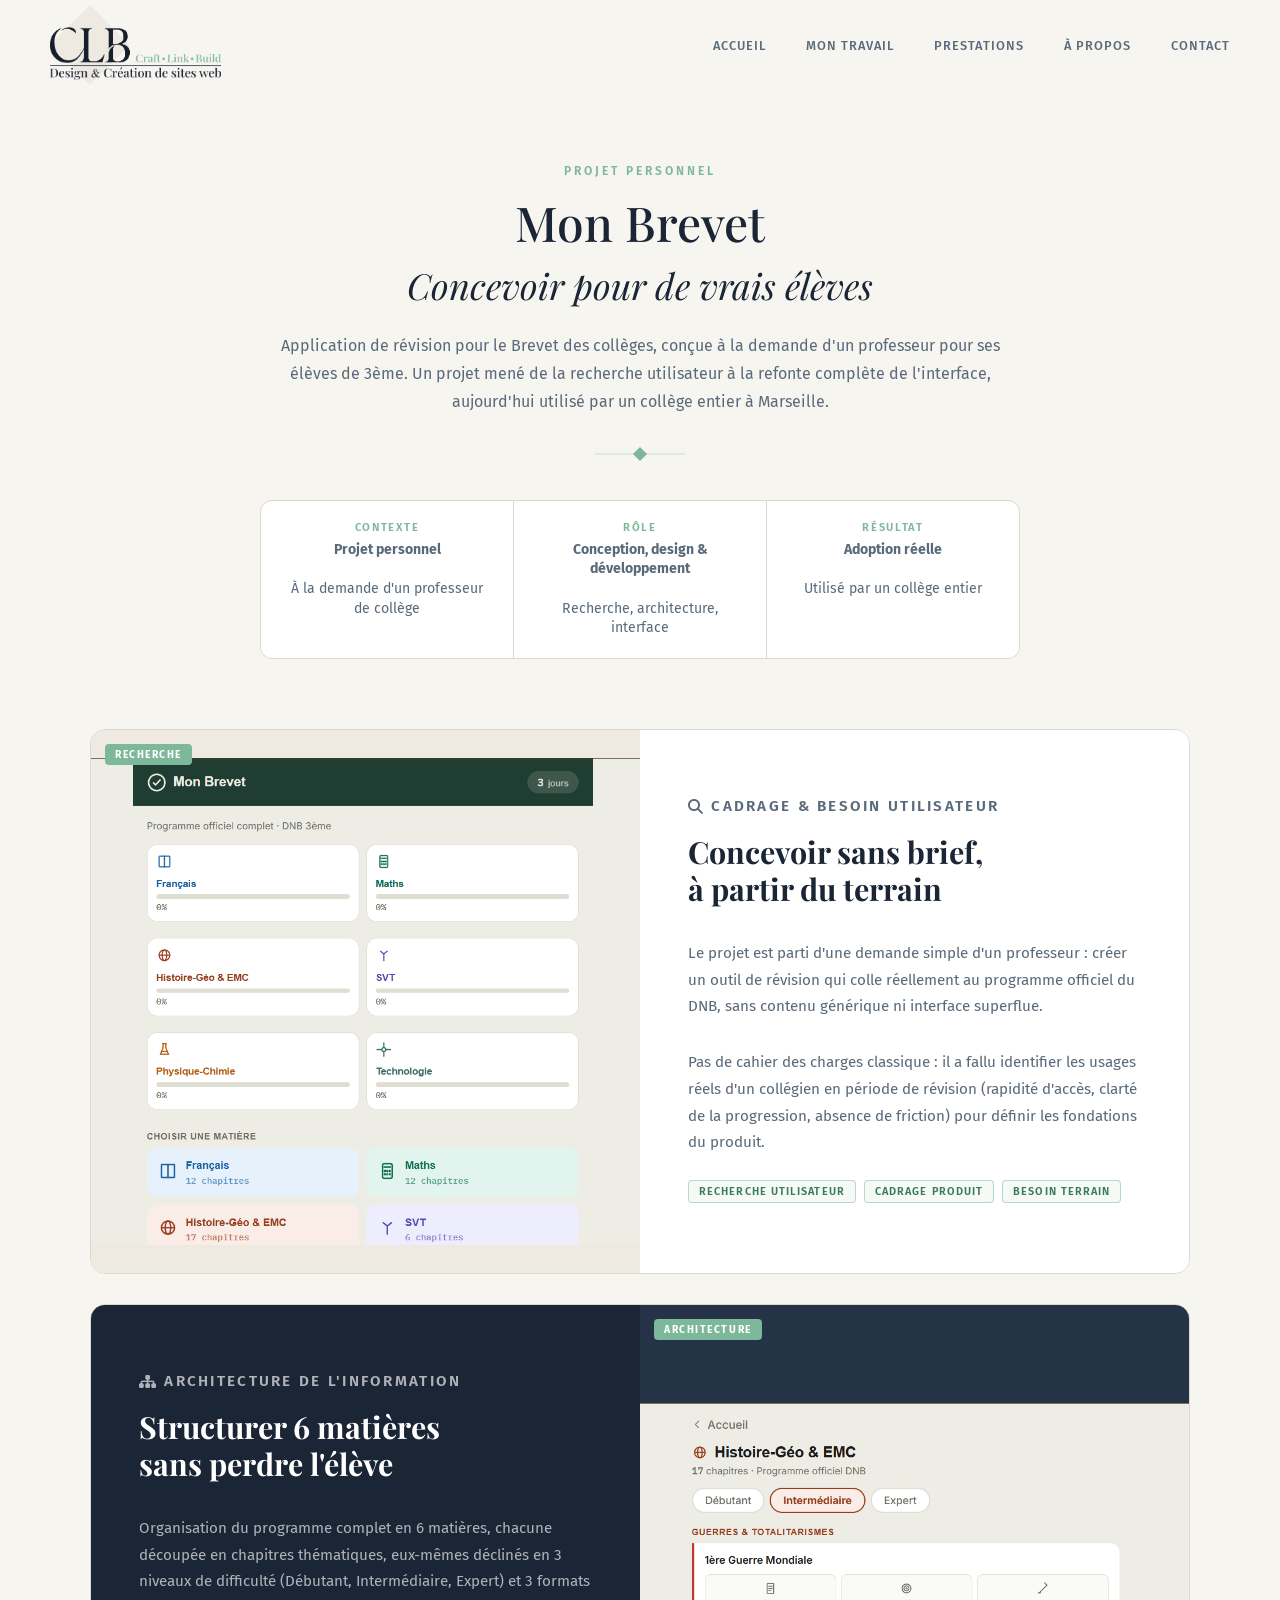
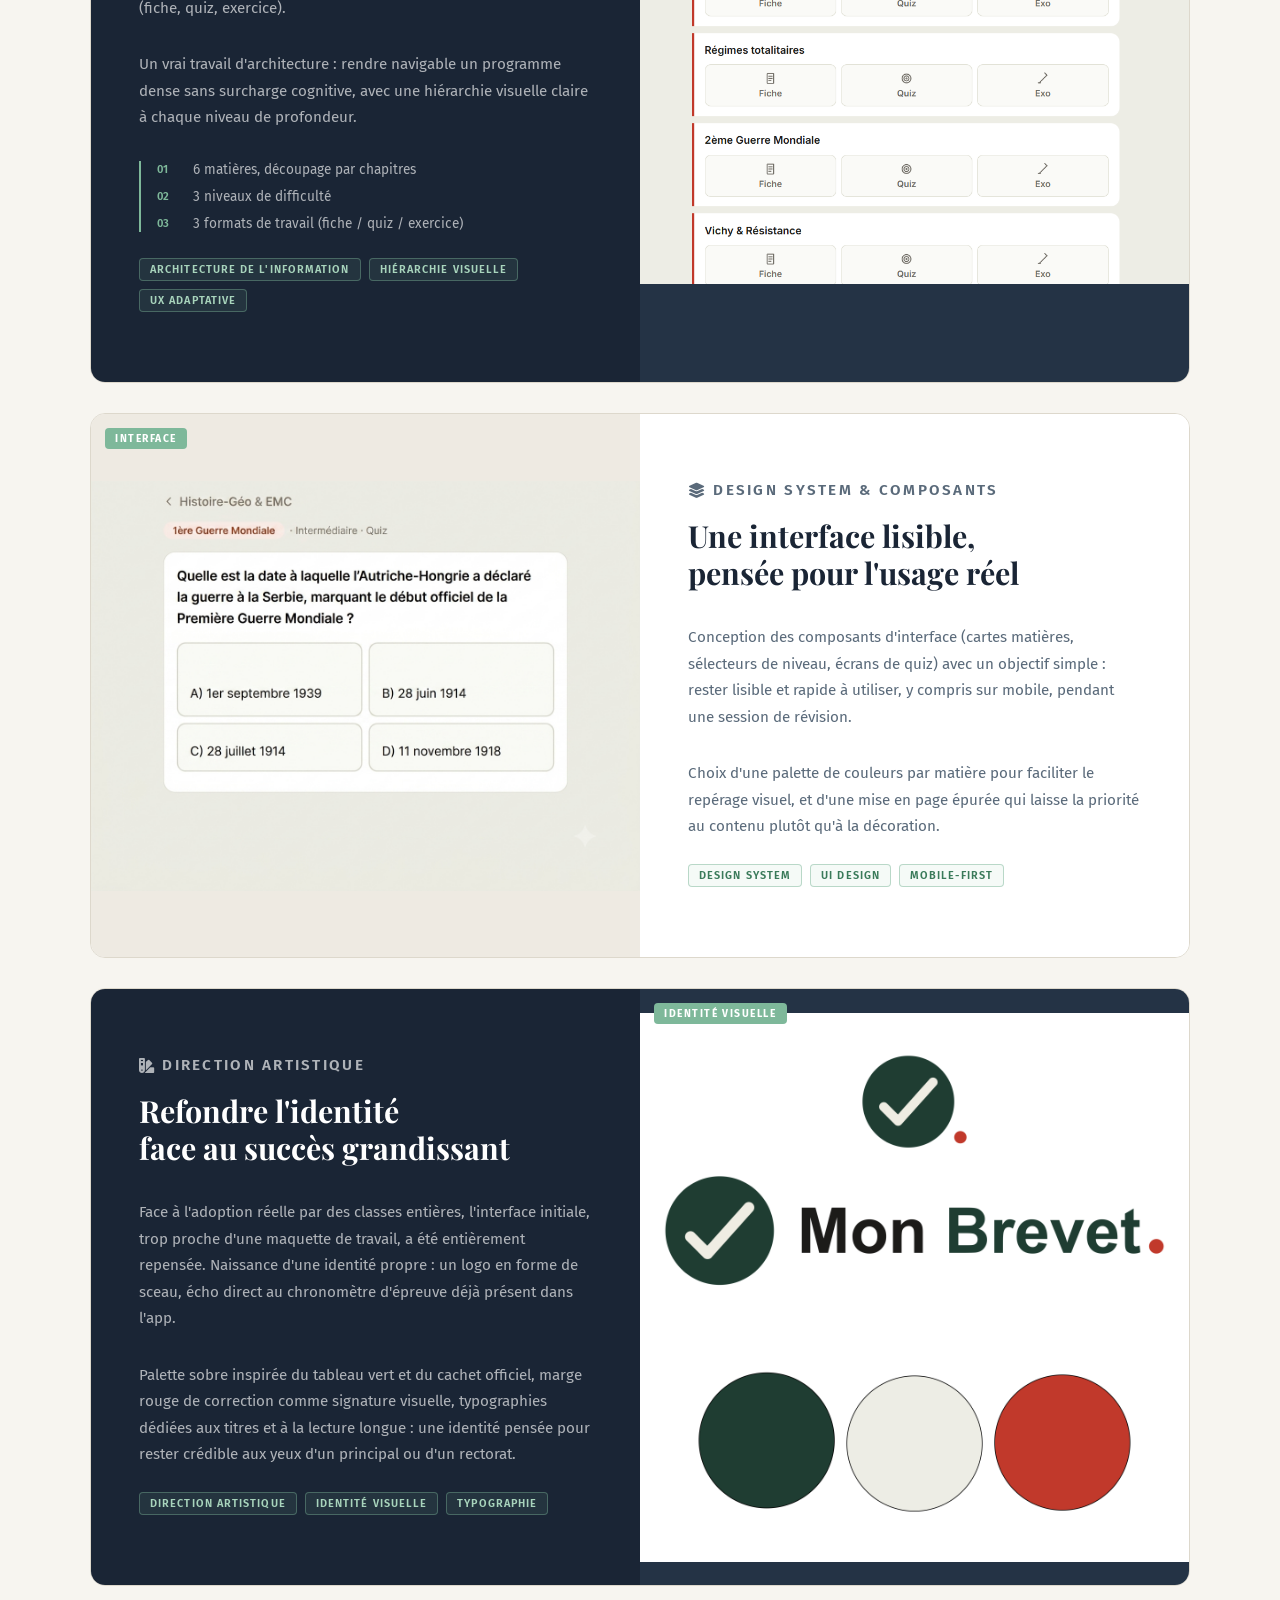
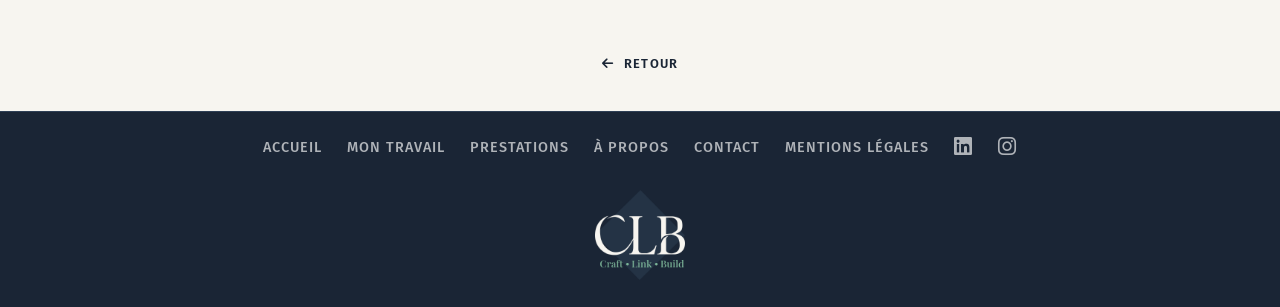
<file: mon-brevet.html>
<!DOCTYPE html>
<html lang="fr">
<head>
    <meta charset="UTF-8">
    <meta name="viewport" content="width=device-width, initial-scale=1.0">
    <meta name="description" content="Mon Brevet : application de révision du brevet des collèges, de la recherche utilisateur à l'interface. Projet de Sofiane Colombo, designer UX/UI à Marseille.">
    <meta property="og:type" content="article">
    <meta property="og:locale" content="fr_FR">
    <meta property="og:site_name" content="Sofiane Colombo | CLB">
    <meta property="og:title" content="Mon Brevet | Sofiane Colombo">
    <meta property="og:description" content="Mon Brevet : application de révision du brevet des collèges, de la recherche utilisateur à l'interface. Projet de Sofiane Colombo, designer UX/UI à Marseille.">
    <meta property="og:url" content="https://colombo-s.github.io/freelance/mon-brevet.html">
    <meta property="og:image" content="https://colombo-s.github.io/freelance/asset/mon-brevet-accueil.png">
    <meta name="twitter:card" content="summary_large_image">
    <title>Mon Brevet | Sofiane Colombo</title>

    <link rel="icon" type="image/png" href="./asset/favicon-clb.png">

    <link rel="stylesheet" href="./style.css"/>
    <link rel="preconnect" href="https://fonts.googleapis.com">
    <link rel="preconnect" href="https://fonts.gstatic.com" crossorigin>
    <link href="https://fonts.googleapis.com/css2?family=Fira+Sans:wght@300;400;500;600;700&family=Playfair+Display:ital,wght@0,400;0,500;0,600;0,700;0,800;1,400&display=swap" rel="stylesheet">
    <link rel="stylesheet" href="https://cdnjs.cloudflare.com/ajax/libs/font-awesome/6.5.0/css/all.min.css">
</head>

<body>

    <header>
        <a href="./index.html" class="header-logo">
            <img src="./asset/logo-clb-header.png" alt="logo clb">
        </a>
        <nav>
            <a href="./index.html">Accueil</a>
            <a href="./travail.html">Mon travail</a>
            <a href="./prestations.html">Prestations</a>
            <a href="./a-propos.html">À propos</a>
            <a href="./contact.html">Contact</a>
        </nav>
    </header>

    <main>

        <section id="real-intro">
            <span class="eyebrow">Projet personnel</span>
            <h1>Mon Brevet<br><em style="font-weight:400; font-size:0.75em;">Concevoir pour de vrais élèves</em></h1>
            <p class="intro-text">
                Application de révision pour le Brevet des collèges, conçue à la demande d'un professeur pour ses élèves de 3ème. Un projet mené de la recherche utilisateur à la refonte complète de l'interface, aujourd'hui utilisé par un collège entier à Marseille.
            </p>
            <div class="intro-divider"></div>

            <div class="project-meta">
                <div class="meta-item">
                    <span class="meta-label">Contexte</span>
                    <span class="meta-value"><strong>Projet personnel</strong><br><br>À la demande d'un professeur de collège</span>
                </div>
                <div class="meta-item">
                    <span class="meta-label">Rôle</span>
                    <span class="meta-value"><strong>Conception, design & développement</strong><br><br>Recherche, architecture, interface</span>
                </div>
                <div class="meta-item">
                    <span class="meta-label">Résultat</span>
                    <span class="meta-value"><strong>Adoption réelle</strong><br><br>Utilisé par un collège entier</span>
                </div>
            </div>
        </section>

        <div id="real-projects">

            <article class="real-block">
                <div class="real-media">
                    <span class="media-badge">Recherche</span>
                    <img src="./asset/mon-brevet-accueil.png" alt="Page d'accueil de l'application Mon Brevet" loading="lazy">
                </div>
                <div class="real-content">
                    <p class="real-tag"><i class="fa-solid fa-magnifying-glass"></i> Cadrage &amp; besoin utilisateur</p>
                    <h2>Concevoir sans brief,<br>à partir du terrain</h2>
                    <p>
                        Le projet est parti d'une demande simple d'un professeur : créer un outil de révision qui colle réellement au programme officiel du DNB, sans contenu générique ni interface superflue.
                    </p>
                    <p>
                        Pas de cahier des charges classique : il a fallu identifier les usages réels d'un collégien en période de révision (rapidité d'accès, clarté de la progression, absence de friction) pour définir les fondations du produit.
                    </p>
                    <div class="real-skills">
                        <span>Recherche utilisateur</span>
                        <span>Cadrage produit</span>
                        <span>Besoin terrain</span>
                    </div>
                </div>
            </article>

            <article class="real-block real-block--alt">
                <div class="real-media">
                    <span class="media-badge">Architecture</span>
                    <img src="./asset/mon-brevet-chapitre.png" alt="Page chapitre Histoire-Géo avec niveaux de difficulté" loading="lazy">
                </div>
                <div class="real-content real-content--light">
                    <p class="real-tag"><i class="fa-solid fa-sitemap"></i> Architecture de l'information</p>
                    <h2>Structurer 6 matières<br>sans perdre l'élève</h2>
                    <p>
                        Organisation du programme complet en 6 matières, chacune découpée en chapitres thématiques, eux-mêmes déclinés en 3 niveaux de difficulté (Débutant, Intermédiaire, Expert) et 3 formats (fiche, quiz, exercice).
                    </p>
                    <p>
                        Un vrai travail d'architecture : rendre navigable un programme dense sans surcharge cognitive, avec une hiérarchie visuelle claire à chaque niveau de profondeur.
                    </p>
                    <div class="real-process">
                        <div class="process-step">
                            <span class="step-num">01</span>
                            <span class="step-label">6 matières, découpage par chapitres</span>
                        </div>
                        <div class="process-step">
                            <span class="step-num">02</span>
                            <span class="step-label">3 niveaux de difficulté</span>
                        </div>
                        <div class="process-step">
                            <span class="step-num">03</span>
                            <span class="step-label">3 formats de travail (fiche / quiz / exercice)</span>
                        </div>
                    </div>
                    <div class="real-skills">
                        <span>Architecture de l'information</span>
                        <span>Hiérarchie visuelle</span>
                        <span>UX adaptative</span>
                    </div>
                </div>
            </article>

            <article class="real-block">
                <div class="real-media">
                    <span class="media-badge">Interface</span>
                    <img src="./asset/mon-brevet-quiz.png" alt="Interface de quiz Mon Brevet" loading="lazy">
                </div>
                <div class="real-content">
                    <p class="real-tag"><i class="fa-solid fa-layer-group"></i> Design system &amp; composants</p>
                    <h2>Une interface lisible,<br>pensée pour l'usage réel</h2>
                    <p>
                        Conception des composants d'interface (cartes matières, sélecteurs de niveau, écrans de quiz) avec un objectif simple : rester lisible et rapide à utiliser, y compris sur mobile, pendant une session de révision.
                    </p>
                    <p>
                        Choix d'une palette de couleurs par matière pour faciliter le repérage visuel, et d'une mise en page épurée qui laisse la priorité au contenu plutôt qu'à la décoration.
                    </p>
                    <div class="real-skills">
                        <span>Design system</span>
                        <span>UI Design</span>
                        <span>Mobile-first</span>
                    </div>
                </div>
            </article>

            <article class="real-block real-block--alt">
                <div class="real-media">
                    <span class="media-badge">Identité visuelle</span>
                    <img src="./asset/mon-brevet-logo.png" alt="Logo Mon Brevet en forme de sceau" loading="lazy">
                </div>
                <div class="real-content real-content--light">
                    <p class="real-tag"><i class="fa-solid fa-swatchbook"></i> Direction artistique</p>
                    <h2>Refondre l'identité<br>face au succès grandissant</h2>
                    <p>
                        Face à l'adoption réelle par des classes entières, l'interface initiale, trop proche d'une maquette de travail, a été entièrement repensée. Naissance d'une identité propre : un logo en forme de sceau, écho direct au chronomètre d'épreuve déjà présent dans l'app.
                    </p>
                    <p>
                        Palette sobre inspirée du tableau vert et du cachet officiel, marge rouge de correction comme signature visuelle, typographies dédiées aux titres et à la lecture longue : une identité pensée pour rester crédible aux yeux d'un principal ou d'un rectorat.
                    </p>
                    <div class="real-skills">
                        <span>Direction artistique</span>
                        <span>Identité visuelle</span>
                        <span>Typographie</span>
                    </div>
                </div>
            </article>

        </div>

        <a href="travail.html" class="detail-back">
            <i class="fa-solid fa-arrow-left"></i> Retour
        </a>

    </main>

    <footer>
        
        <div class="footer-links">
            <a href="./index.html">Accueil</a>
            <a href="./travail.html">Mon travail</a>
            <a href="./prestations.html">Prestations</a>
            <a href="./a-propos.html">À propos</a>
            <a href="./contact.html">Contact</a>
            <a href="./mentions-legales.html">Mentions légales</a>
            <a href="https://www.linkedin.com/in/sofiane-colombo-744582396/" target="_blank" rel="noopener" aria-label="LinkedIn">
                <i class="fa-brands fa-linkedin"></i>
            </a>
            <a href="https://www.instagram.com/clb.webdesign/" target="_blank" rel="noopener" aria-label="Instagram">
                <i class="fa-brands fa-instagram"></i>
            </a>
        </div>

        <a href="./index.html" class="footer-logo">
            <img src="./asset/logo-clb-footer.png" alt="Logo Sofiane Colombo">
        </a>
        
    </footer>

    <script>
        const blocks = document.querySelectorAll('.real-block');
        const observer = new IntersectionObserver((entries) => {
            entries.forEach(entry => {
                if (entry.isIntersecting) entry.target.classList.add('visible');
            });
        }, { threshold: 0.1 });
        blocks.forEach(block => observer.observe(block));
    </script>

</body>
</html>
</file>
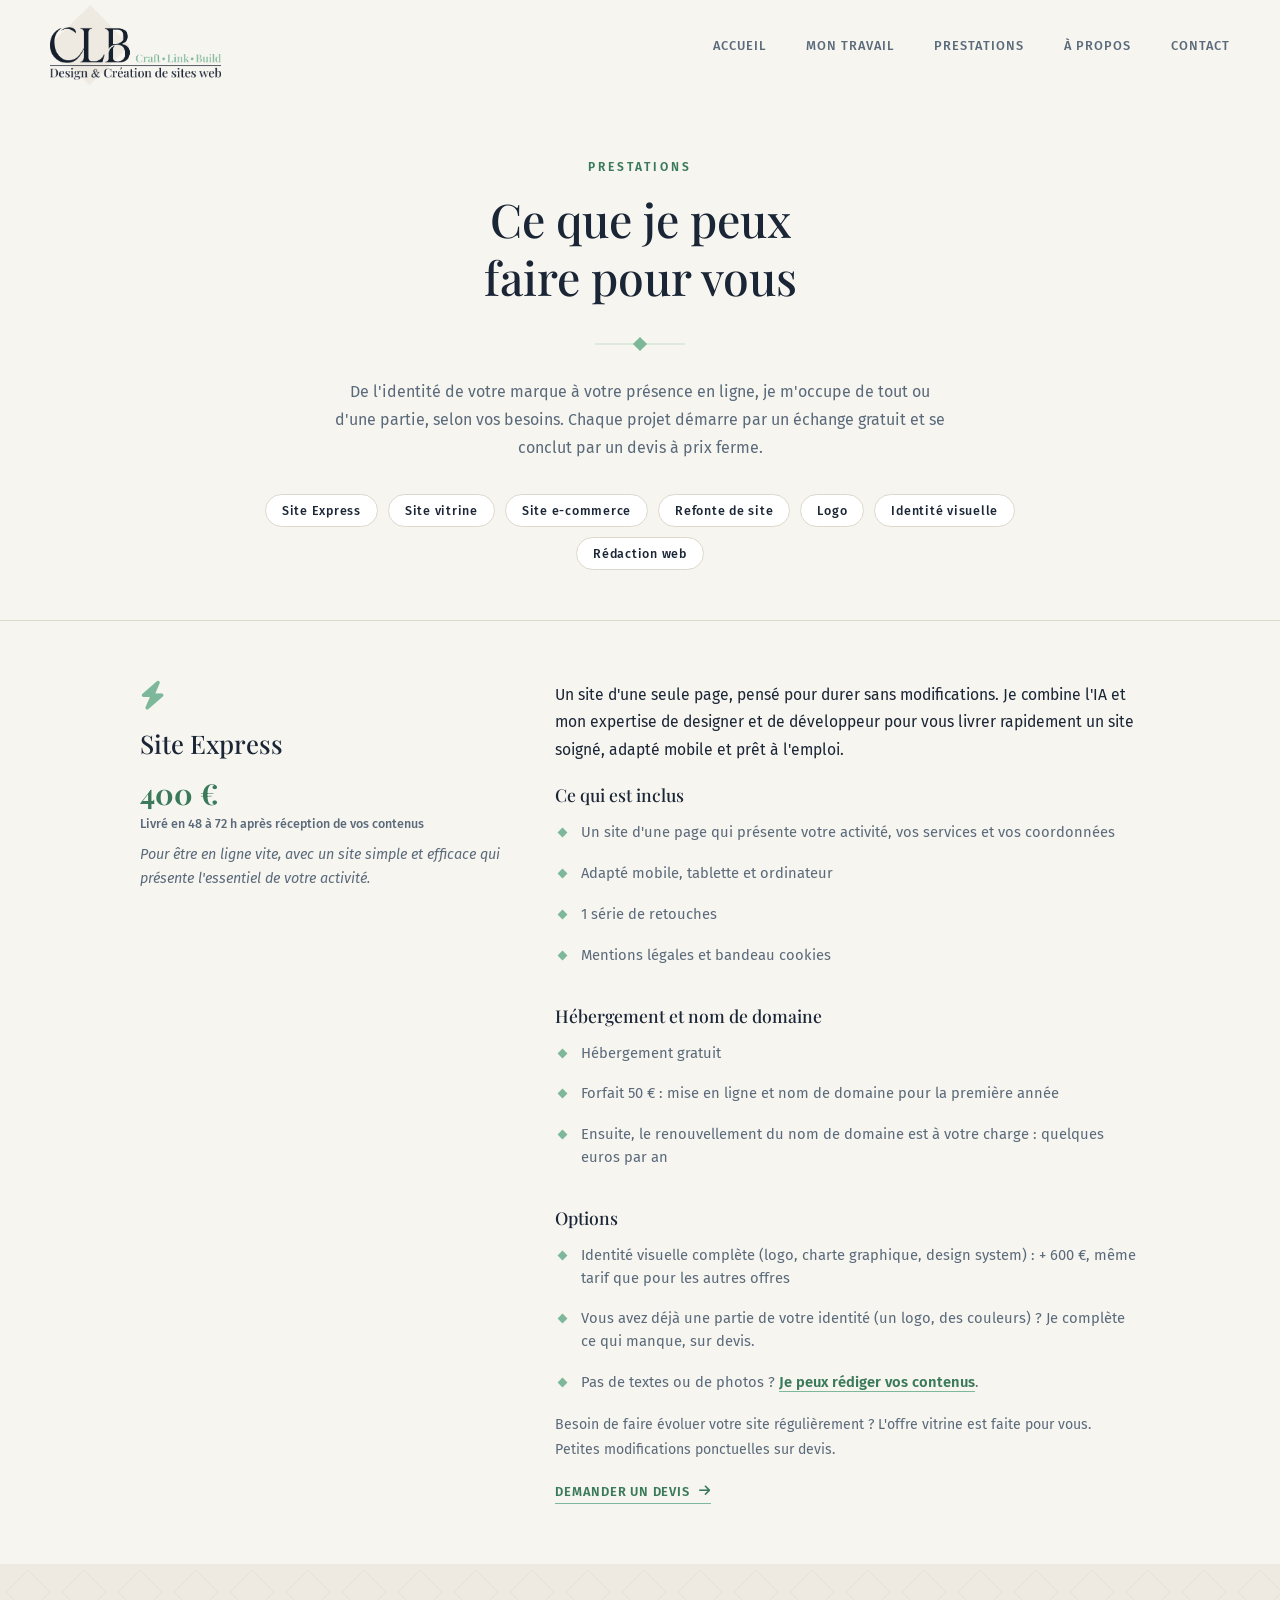
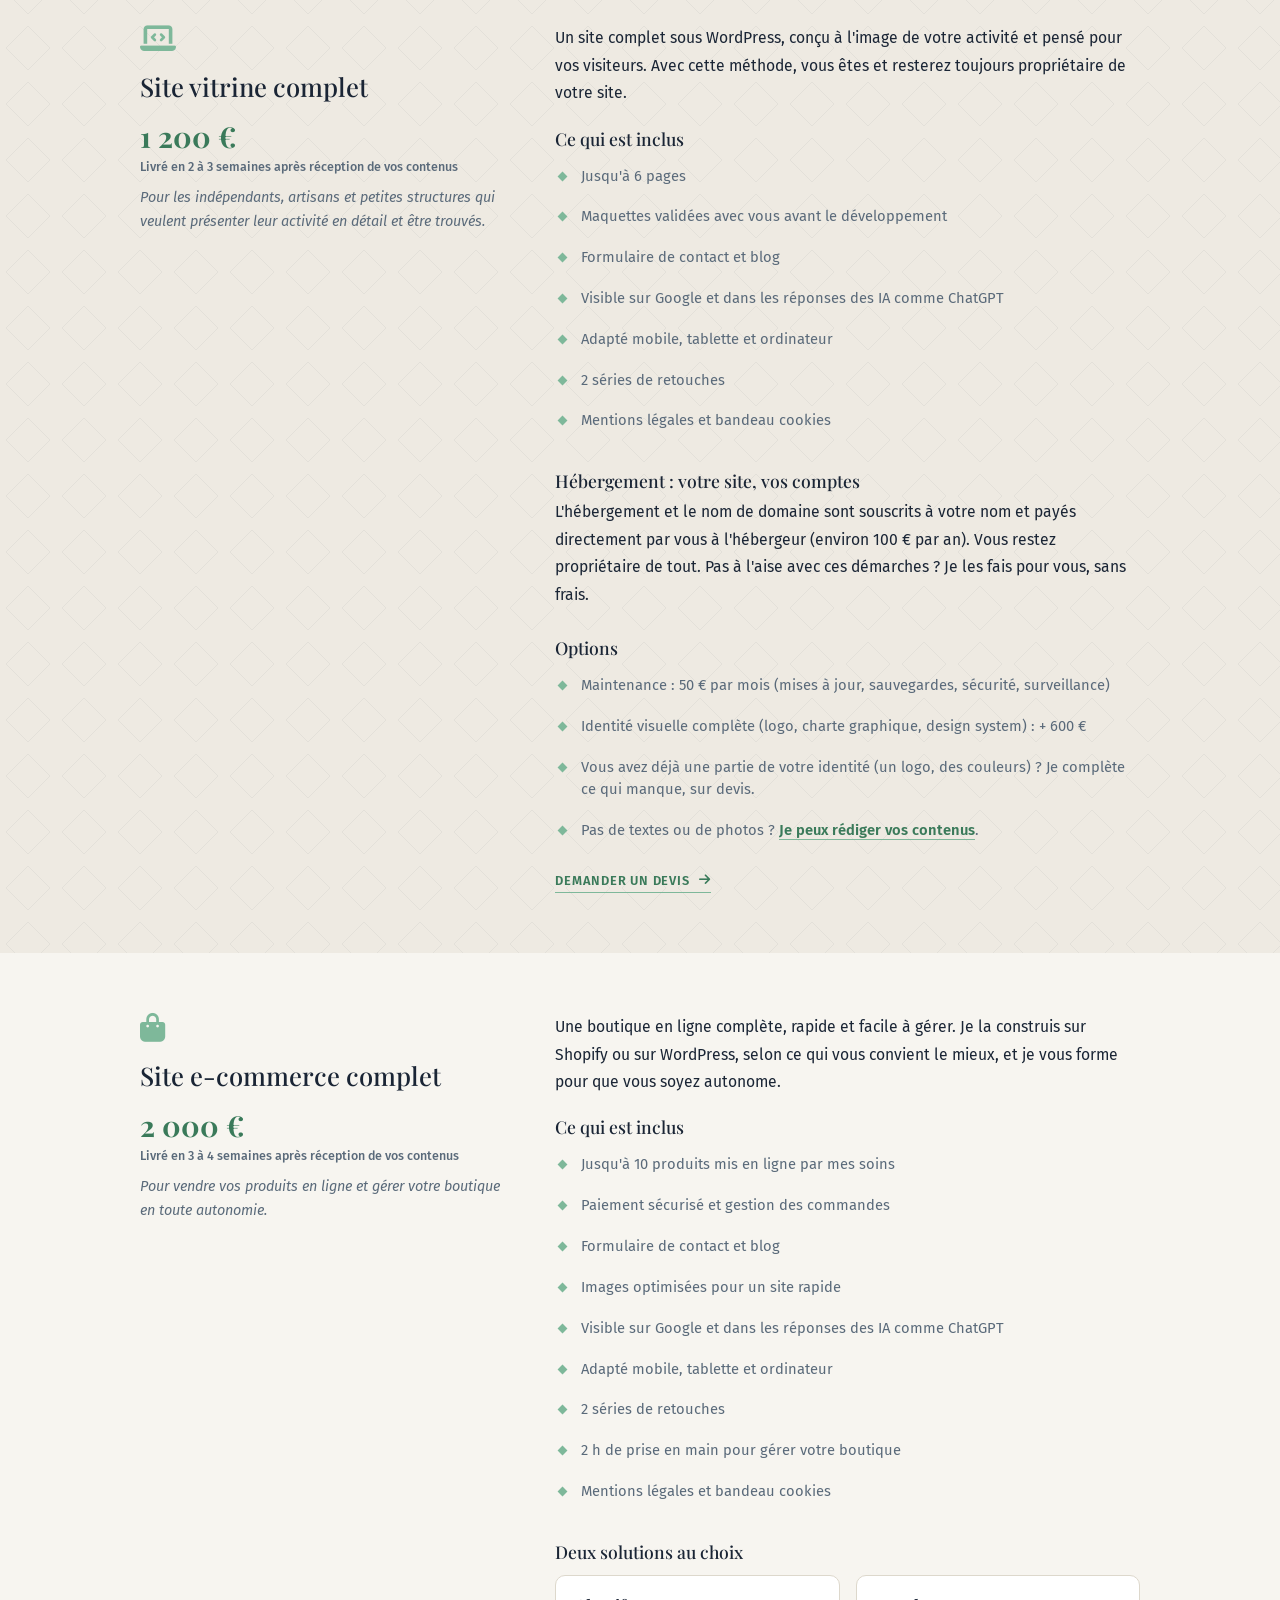
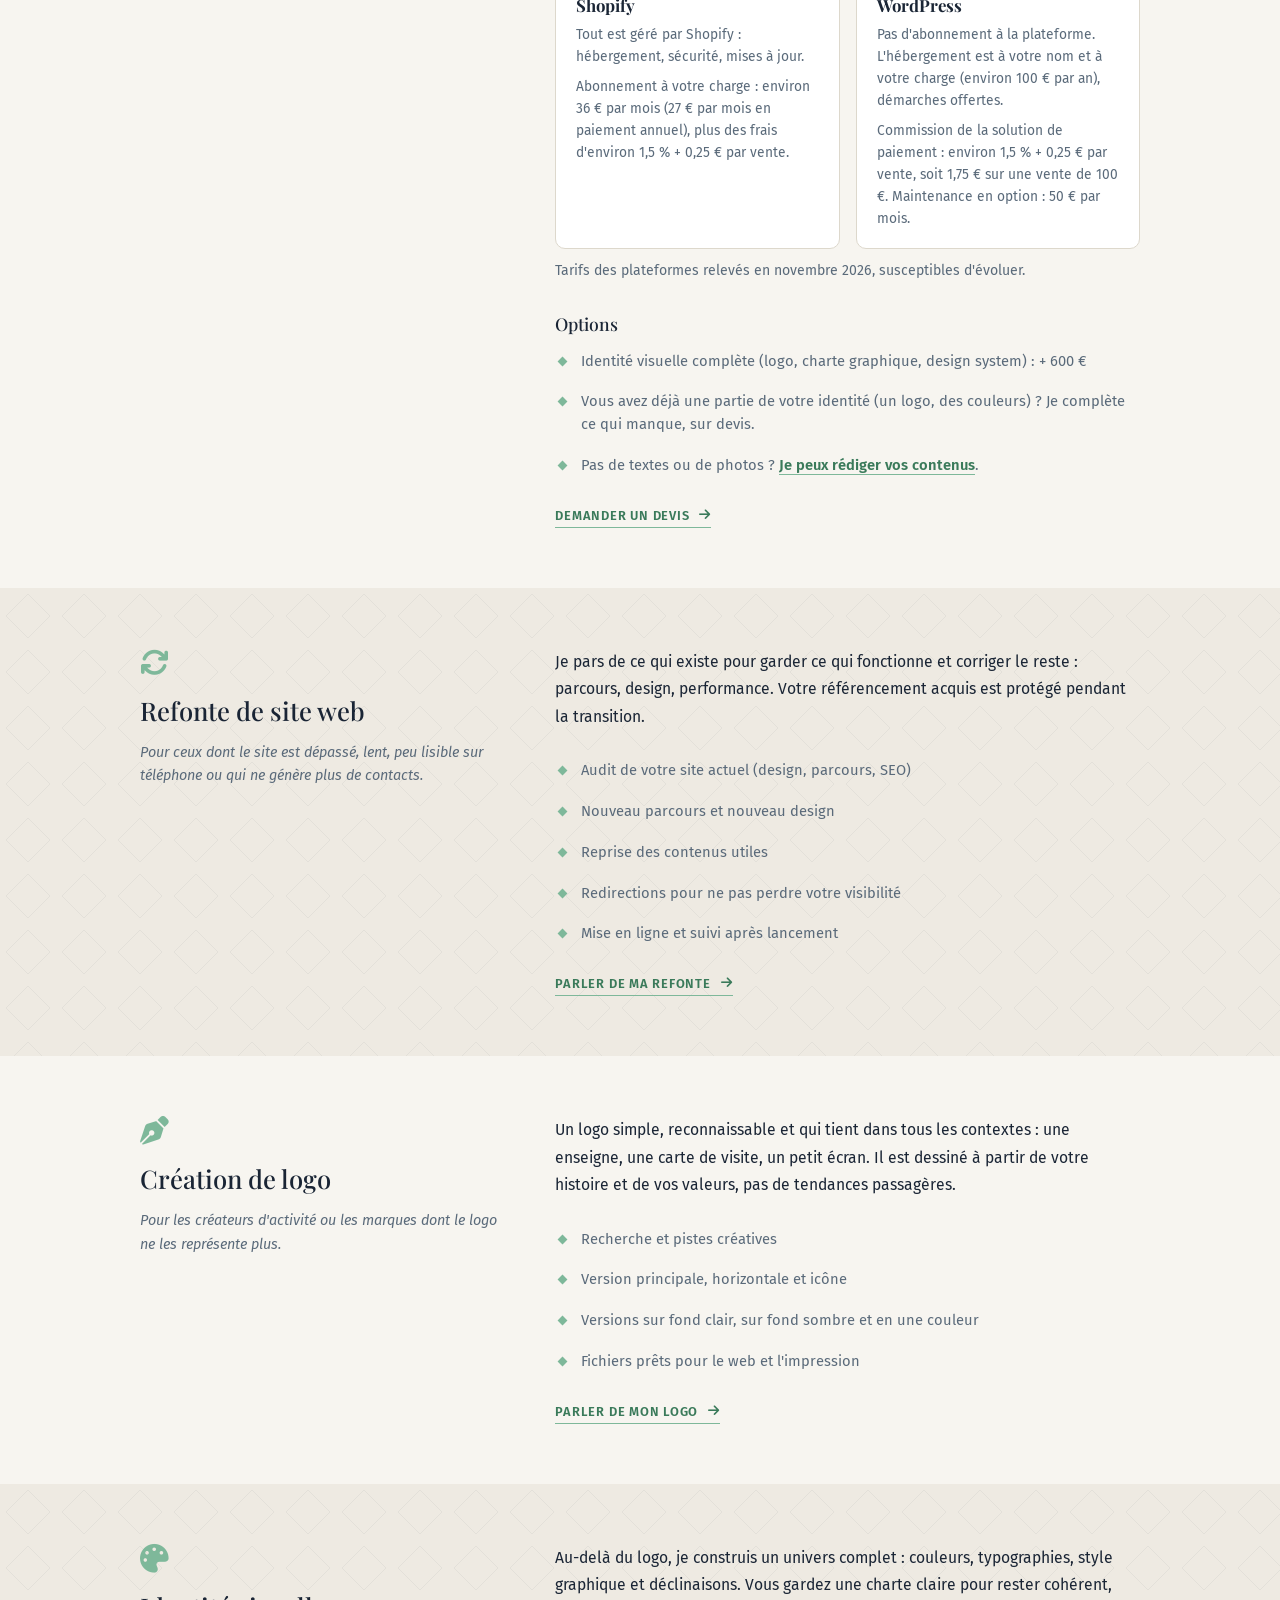
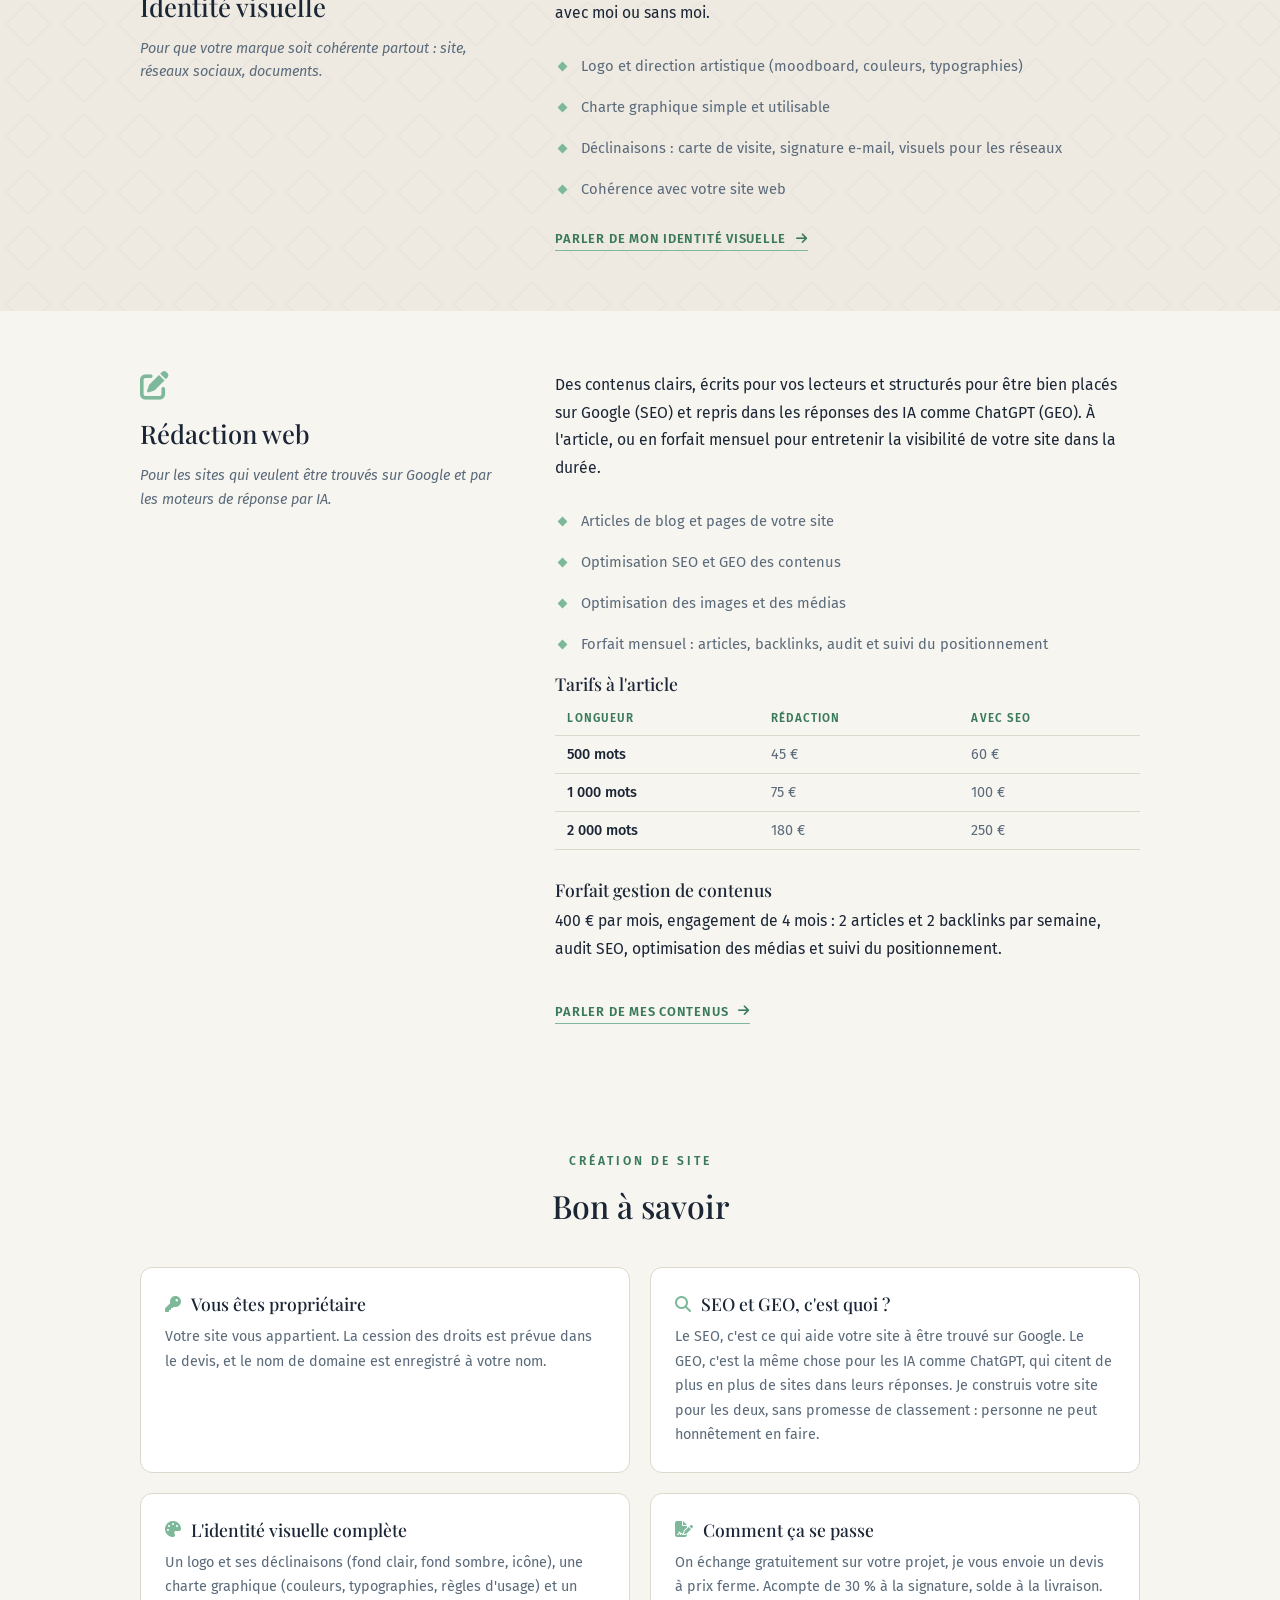
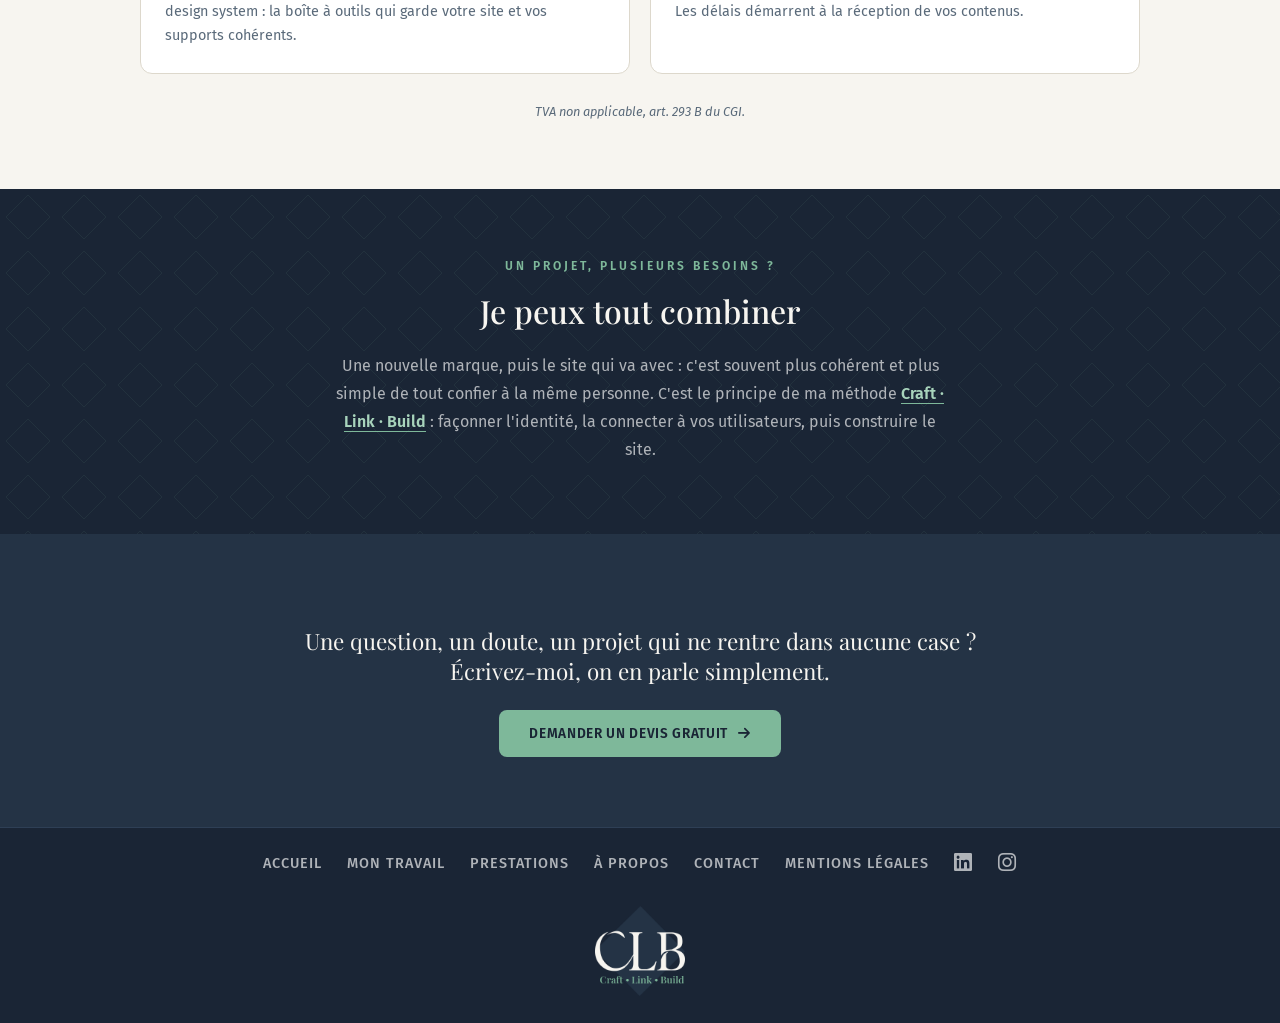
<file: prestations.html>
<!DOCTYPE html>
<html lang="fr">
<head>
    <meta charset="UTF-8">
    <meta name="viewport" content="width=device-width, initial-scale=1.0">
    <meta name="description" content="Prestations de Sofiane Colombo, designer UX/UI et créateur de sites web à Marseille : site express, site vitrine, site e-commerce, refonte, logo, identité visuelle, rédaction web.">
    <meta property="og:type" content="website">
    <meta property="og:locale" content="fr_FR">
    <meta property="og:site_name" content="Sofiane Colombo | CLB">
    <meta property="og:title" content="Prestations | Sofiane Colombo">
    <meta property="og:description" content="Prestations de Sofiane Colombo, designer UX/UI et créateur de sites web à Marseille : site express, site vitrine, site e-commerce, refonte, logo, identité visuelle, rédaction web.">
    <meta property="og:url" content="https://colombo-s.github.io/freelance/prestations.html">
    <meta property="og:image" content="https://colombo-s.github.io/freelance/asset/logo-clb-header.png">
    <meta name="twitter:card" content="summary_large_image">
    <title>Prestations | Sofiane Colombo</title>

    <link rel="icon" type="image/png" href="./asset/favicon-clb.png">

    <link rel="stylesheet" href="./style.css"/>

    <link rel="preconnect" href="https://fonts.googleapis.com">
    <link rel="preconnect" href="https://fonts.gstatic.com" crossorigin>
    <link href="https://fonts.googleapis.com/css2?family=Fira+Sans:wght@300;400;500;600;700&family=Playfair+Display:ital,wght@0,400;0,500;0,600;0,700;0,800;1,400&display=swap" rel="stylesheet">

    <link rel="stylesheet" href="https://cdnjs.cloudflare.com/ajax/libs/font-awesome/6.5.0/css/all.min.css">
</head>

<body>

    <header>
        <a href="./index.html" class="header-logo">
            <img src="./asset/logo-clb-header.png" alt="logo clb">
        </a>
        <nav>
            <a href="./index.html">Accueil</a>
            <a href="./travail.html">Mon travail</a>
            <a href="./prestations.html">Prestations</a>
            <a href="./a-propos.html">À propos</a>
            <a href="./contact.html">Contact</a>
        </nav>
    </header>

    <main>

        <!-- INTRO -->
        <section id="presta-hero">
            <span class="presta-eyebrow">Prestations</span>
            <h1>Ce que je peux<br>faire pour vous</h1>
            <div class="intro-divider"></div>
            <p class="presta-lead">De l'identité de votre marque à votre présence en ligne, je m'occupe de tout ou d'une partie, selon vos besoins. Chaque projet démarre par un échange gratuit et se conclut par un devis à prix ferme.</p>
            <nav class="presta-anchors" aria-label="Aller à une prestation">
                <a href="#site-express">Site Express</a>
                <a href="#site-vitrine">Site vitrine</a>
                <a href="#site-ecommerce">Site e-commerce</a>
                <a href="#refonte">Refonte de site</a>
                <a href="#logo">Logo</a>
                <a href="#identite">Identité visuelle</a>
                <a href="#redaction">Rédaction web</a>
            </nav>
        </section>

        <!-- PRESTATIONS -->
        <section id="presta-list">

            <article class="presta" id="site-express">
                <div class="presta-head">
                    <i class="fa-solid fa-bolt"></i>
                    <h2>Site Express</h2>
                    <p class="presta-price">400 €<small>Livré en 48 à 72 h après réception de vos contenus</small></p>
                    <p class="presta-for">Pour être en ligne vite, avec un site simple et efficace qui présente l'essentiel de votre activité.</p>
                </div>
                <div class="presta-body">
                    <p>Un site d'une seule page, pensé pour durer sans modifications. Je combine l'IA et mon expertise de designer et de développeur pour vous livrer rapidement un site soigné, adapté mobile et prêt à l'emploi.</p>
                    <h3>Ce qui est inclus</h3>
                    <ul>
                        <li>Un site d'une page qui présente votre activité, vos services et vos coordonnées</li>
                        <li>Adapté mobile, tablette et ordinateur</li>
                        <li>1 série de retouches</li>
                        <li>Mentions légales et bandeau cookies</li>
                    </ul>
                    <h3>Hébergement et nom de domaine</h3>
                    <ul>
                        <li>Hébergement gratuit</li>
                        <li>Forfait 50 € : mise en ligne et nom de domaine pour la première année</li>
                        <li>Ensuite, le renouvellement du nom de domaine est à votre charge : quelques euros par an</li>
                    </ul>
                    <h3>Options</h3>
                    <ul>
                        <li>Identité visuelle complète (logo, charte graphique, design system) : + 600 €, même tarif que pour les autres offres</li>
                        <li>Vous avez déjà une partie de votre identité (un logo, des couleurs) ? Je complète ce qui manque, sur devis.</li>
                        <li>Pas de textes ou de photos ? <a href="#redaction" class="inline-link">Je peux rédiger vos contenus</a>.</li>
                    </ul>
                    <p class="presta-small">Besoin de faire évoluer votre site régulièrement ? L'offre vitrine est faite pour vous. Petites modifications ponctuelles sur devis.</p>
                    <a href="./contact.html" class="presta-link">Demander un devis <i class="fa-solid fa-arrow-right"></i></a>
                </div>
            </article>

            <article class="presta" id="site-vitrine">
                <div class="presta-head">
                    <i class="fa-solid fa-laptop-code"></i>
                    <h2>Site vitrine complet</h2>
                    <p class="presta-price">1 200 €<small>Livré en 2 à 3 semaines après réception de vos contenus</small></p>
                    <p class="presta-for">Pour les indépendants, artisans et petites structures qui veulent présenter leur activité en détail et être trouvés.</p>
                </div>
                <div class="presta-body">
                    <p>Un site complet sous WordPress, conçu à l'image de votre activité et pensé pour vos visiteurs. Avec cette méthode, vous êtes et resterez toujours propriétaire de votre site.</p>
                    <h3>Ce qui est inclus</h3>
                    <ul>
                        <li>Jusqu'à 6 pages</li>
                        <li>Maquettes validées avec vous avant le développement</li>
                        <li>Formulaire de contact et blog</li>
                        <li>Visible sur Google et dans les réponses des IA comme ChatGPT</li>
                        <li>Adapté mobile, tablette et ordinateur</li>
                        <li>2 séries de retouches</li>
                        <li>Mentions légales et bandeau cookies</li>
                    </ul>
                    <h3>Hébergement : votre site, vos comptes</h3>
                    <p>L'hébergement et le nom de domaine sont souscrits à votre nom et payés directement par vous à l'hébergeur (environ 100 € par an). Vous restez propriétaire de tout. Pas à l'aise avec ces démarches ? Je les fais pour vous, sans frais.</p>
                    <h3>Options</h3>
                    <ul>
                        <li>Maintenance : 50 € par mois (mises à jour, sauvegardes, sécurité, surveillance)</li>
                        <li>Identité visuelle complète (logo, charte graphique, design system) : + 600 €</li>
                        <li>Vous avez déjà une partie de votre identité (un logo, des couleurs) ? Je complète ce qui manque, sur devis.</li>
                        <li>Pas de textes ou de photos ? <a href="#redaction" class="inline-link">Je peux rédiger vos contenus</a>.</li>
                    </ul>
                    <a href="./contact.html" class="presta-link">Demander un devis <i class="fa-solid fa-arrow-right"></i></a>
                </div>
            </article>

            <article class="presta" id="site-ecommerce">
                <div class="presta-head">
                    <i class="fa-solid fa-bag-shopping"></i>
                    <h2>Site e-commerce complet</h2>
                    <p class="presta-price">2 000 €<small>Livré en 3 à 4 semaines après réception de vos contenus</small></p>
                    <p class="presta-for">Pour vendre vos produits en ligne et gérer votre boutique en toute autonomie.</p>
                </div>
                <div class="presta-body">
                    <p>Une boutique en ligne complète, rapide et facile à gérer. Je la construis sur Shopify ou sur WordPress, selon ce qui vous convient le mieux, et je vous forme pour que vous soyez autonome.</p>
                    <h3>Ce qui est inclus</h3>
                    <ul>
                        <li>Jusqu'à 10 produits mis en ligne par mes soins</li>
                        <li>Paiement sécurisé et gestion des commandes</li>
                        <li>Formulaire de contact et blog</li>
                        <li>Images optimisées pour un site rapide</li>
                        <li>Visible sur Google et dans les réponses des IA comme ChatGPT</li>
                        <li>Adapté mobile, tablette et ordinateur</li>
                        <li>2 séries de retouches</li>
                        <li>2 h de prise en main pour gérer votre boutique</li>
                        <li>Mentions légales et bandeau cookies</li>
                    </ul>
                    <h3>Deux solutions au choix</h3>
                    <div class="presta-choice">
                        <div class="presta-choice-item">
                            <h4>Shopify</h4>
                            <p>Tout est géré par Shopify : hébergement, sécurité, mises à jour.</p>
                            <p>Abonnement à votre charge : environ 36 € par mois (27 € par mois en paiement annuel), plus des frais d'environ 1,5 % + 0,25 € par vente.</p>
                        </div>
                        <div class="presta-choice-item">
                            <h4>WordPress</h4>
                            <p>Pas d'abonnement à la plateforme. L'hébergement est à votre nom et à votre charge (environ 100 € par an), démarches offertes.</p>
                            <p>Commission de la solution de paiement : environ 1,5 % + 0,25 € par vente, soit 1,75 € sur une vente de 100 €. Maintenance en option : 50 € par mois.</p>
                        </div>
                    </div>
                    <p class="presta-small">Tarifs des plateformes relevés en novembre 2026, susceptibles d'évoluer.</p>
                    <h3>Options</h3>
                    <ul>
                        <li>Identité visuelle complète (logo, charte graphique, design system) : + 600 €</li>
                        <li>Vous avez déjà une partie de votre identité (un logo, des couleurs) ? Je complète ce qui manque, sur devis.</li>
                        <li>Pas de textes ou de photos ? <a href="#redaction" class="inline-link">Je peux rédiger vos contenus</a>.</li>
                    </ul>
                    <a href="./contact.html" class="presta-link">Demander un devis <i class="fa-solid fa-arrow-right"></i></a>
                </div>
            </article>

            <article class="presta" id="refonte">
                <div class="presta-head">
                    <i class="fa-solid fa-arrows-rotate"></i>
                    <h2>Refonte de site web</h2>
                    <p class="presta-for">Pour ceux dont le site est dépassé, lent, peu lisible sur téléphone ou qui ne génère plus de contacts.</p>
                </div>
                <div class="presta-body">
                    <p>Je pars de ce qui existe pour garder ce qui fonctionne et corriger le reste : parcours, design, performance. Votre référencement acquis est protégé pendant la transition.</p>
                    <ul>
                        <li>Audit de votre site actuel (design, parcours, SEO)</li>
                        <li>Nouveau parcours et nouveau design</li>
                        <li>Reprise des contenus utiles</li>
                        <li>Redirections pour ne pas perdre votre visibilité</li>
                        <li>Mise en ligne et suivi après lancement</li>
                    </ul>
                    <a href="./contact.html" class="presta-link">Parler de ma refonte <i class="fa-solid fa-arrow-right"></i></a>
                </div>
            </article>

            <article class="presta" id="logo">
                <div class="presta-head">
                    <i class="fa-solid fa-pen-nib"></i>
                    <h2>Création de logo</h2>
                    <p class="presta-for">Pour les créateurs d'activité ou les marques dont le logo ne les représente plus.</p>
                </div>
                <div class="presta-body">
                    <p>Un logo simple, reconnaissable et qui tient dans tous les contextes : une enseigne, une carte de visite, un petit écran. Il est dessiné à partir de votre histoire et de vos valeurs, pas de tendances passagères.</p>
                    <ul>
                        <li>Recherche et pistes créatives</li>
                        <li>Version principale, horizontale et icône</li>
                        <li>Versions sur fond clair, sur fond sombre et en une couleur</li>
                        <li>Fichiers prêts pour le web et l'impression</li>
                    </ul>
                    <a href="./contact.html" class="presta-link">Parler de mon logo <i class="fa-solid fa-arrow-right"></i></a>
                </div>
            </article>

            <article class="presta" id="identite">
                <div class="presta-head">
                    <i class="fa-solid fa-palette"></i>
                    <h2>Identité visuelle</h2>
                    <p class="presta-for">Pour que votre marque soit cohérente partout : site, réseaux sociaux, documents.</p>
                </div>
                <div class="presta-body">
                    <p>Au-delà du logo, je construis un univers complet : couleurs, typographies, style graphique et déclinaisons. Vous gardez une charte claire pour rester cohérent, avec moi ou sans moi.</p>
                    <ul>
                        <li>Logo et direction artistique (moodboard, couleurs, typographies)</li>
                        <li>Charte graphique simple et utilisable</li>
                        <li>Déclinaisons : carte de visite, signature e-mail, visuels pour les réseaux</li>
                        <li>Cohérence avec votre site web</li>
                    </ul>
                    <a href="./contact.html" class="presta-link">Parler de mon identité visuelle <i class="fa-solid fa-arrow-right"></i></a>
                </div>
            </article>

            <article class="presta" id="redaction">
                <div class="presta-head">
                    <i class="fa-solid fa-pen-to-square"></i>
                    <h2>Rédaction web</h2>
                    <p class="presta-for">Pour les sites qui veulent être trouvés sur Google et par les moteurs de réponse par IA.</p>
                </div>
                <div class="presta-body">
                    <p>Des contenus clairs, écrits pour vos lecteurs et structurés pour être bien placés sur Google (SEO) et repris dans les réponses des IA comme ChatGPT (GEO). À l'article, ou en forfait mensuel pour entretenir la visibilité de votre site dans la durée.</p>
                    <ul>
                        <li>Articles de blog et pages de votre site</li>
                        <li>Optimisation SEO et GEO des contenus</li>
                        <li>Optimisation des images et des médias</li>
                        <li>Forfait mensuel : articles, backlinks, audit et suivi du positionnement</li>
                    </ul>
                    <h3>Tarifs à l'article</h3>
                    <table class="presta-prices">
                        <thead>
                            <tr><th>Longueur</th><th>Rédaction</th><th>Avec SEO</th></tr>
                        </thead>
                        <tbody>
                            <tr><td>500 mots</td><td>45 €</td><td>60 €</td></tr>
                            <tr><td>1 000 mots</td><td>75 €</td><td>100 €</td></tr>
                            <tr><td>2 000 mots</td><td>180 €</td><td>250 €</td></tr>
                        </tbody>
                    </table>
                    <h3>Forfait gestion de contenus</h3>
                    <p>400 € par mois, engagement de 4 mois : 2 articles et 2 backlinks par semaine, audit SEO, optimisation des médias et suivi du positionnement.</p>
                    <a href="./contact.html" class="presta-link">Parler de mes contenus <i class="fa-solid fa-arrow-right"></i></a>
                </div>
            </article>

        </section>

        <!-- INCLUS DANS LES OFFRES SITE -->
        <section id="presta-inclus">
            <span class="presta-eyebrow">Création de site</span>
            <h2>Bon à savoir</h2>
            <div class="inclus-grid">
                <div class="inclus-item">
                    <h3><i class="fa-solid fa-key"></i> Vous êtes propriétaire</h3>
                    <p>Votre site vous appartient. La cession des droits est prévue dans le devis, et le nom de domaine est enregistré à votre nom.</p>
                </div>
                <div class="inclus-item">
                    <h3><i class="fa-solid fa-magnifying-glass"></i> SEO et GEO, c'est quoi ?</h3>
                    <p>Le SEO, c'est ce qui aide votre site à être trouvé sur Google. Le GEO, c'est la même chose pour les IA comme ChatGPT, qui citent de plus en plus de sites dans leurs réponses. Je construis votre site pour les deux, sans promesse de classement : personne ne peut honnêtement en faire.</p>
                </div>
                <div class="inclus-item">
                    <h3><i class="fa-solid fa-palette"></i> L'identité visuelle complète</h3>
                    <p>Un logo et ses déclinaisons (fond clair, fond sombre, icône), une charte graphique (couleurs, typographies, règles d'usage) et un design system : la boîte à outils qui garde votre site et vos supports cohérents.</p>
                </div>
                <div class="inclus-item">
                    <h3><i class="fa-solid fa-file-signature"></i> Comment ça se passe</h3>
                    <p>On échange gratuitement sur votre projet, je vous envoie un devis à prix ferme. Acompte de 30 % à la signature, solde à la livraison. Les délais démarrent à la réception de vos contenus.</p>
                </div>
            </div>
            <p class="inclus-legal">TVA non applicable, art. 293 B du CGI.</p>
        </section>

        <!-- COMBINAISON -->
        <section id="presta-combo">
            <span class="presta-eyebrow">Un projet, plusieurs besoins ?</span>
            <h2>Je peux tout combiner</h2>
            <p>Une nouvelle marque, puis le site qui va avec : c'est souvent plus cohérent et plus simple de tout confier à la même personne. C'est le principe de ma méthode <a href="./a-propos.html">Craft · Link · Build</a> : façonner l'identité, la connecter à vos utilisateurs, puis construire le site.</p>
        </section>

        <!-- CTA -->
        <section id="about-cta">
            <p class="about-cta-text">Une question, un doute, un projet qui ne rentre dans aucune case ?<br>Écrivez-moi, on en parle simplement.</p>
            <a href="./contact.html" class="hero-cta">
                Demander un devis gratuit <i class="fa-solid fa-arrow-right"></i>
            </a>
        </section>

    </main>

    <footer>

        <div class="footer-links">
            <a href="./index.html">Accueil</a>
            <a href="./travail.html">Mon travail</a>
            <a href="./prestations.html">Prestations</a>
            <a href="./a-propos.html">À propos</a>
            <a href="./contact.html">Contact</a>
            <a href="./mentions-legales.html">Mentions légales</a>
            <a href="https://www.linkedin.com/in/sofiane-colombo-744582396/" target="_blank" rel="noopener" aria-label="LinkedIn">
                <i class="fa-brands fa-linkedin"></i>
            </a>
            <a href="https://www.instagram.com/clb.webdesign/" target="_blank" rel="noopener" aria-label="Instagram">
                <i class="fa-brands fa-instagram"></i>
            </a>
        </div>

        <a href="./index.html" class="footer-logo">
            <img src="./asset/logo-clb-footer.png" alt="Logo Sofiane Colombo">
        </a>

    </footer>

</body>
</html>
</file>
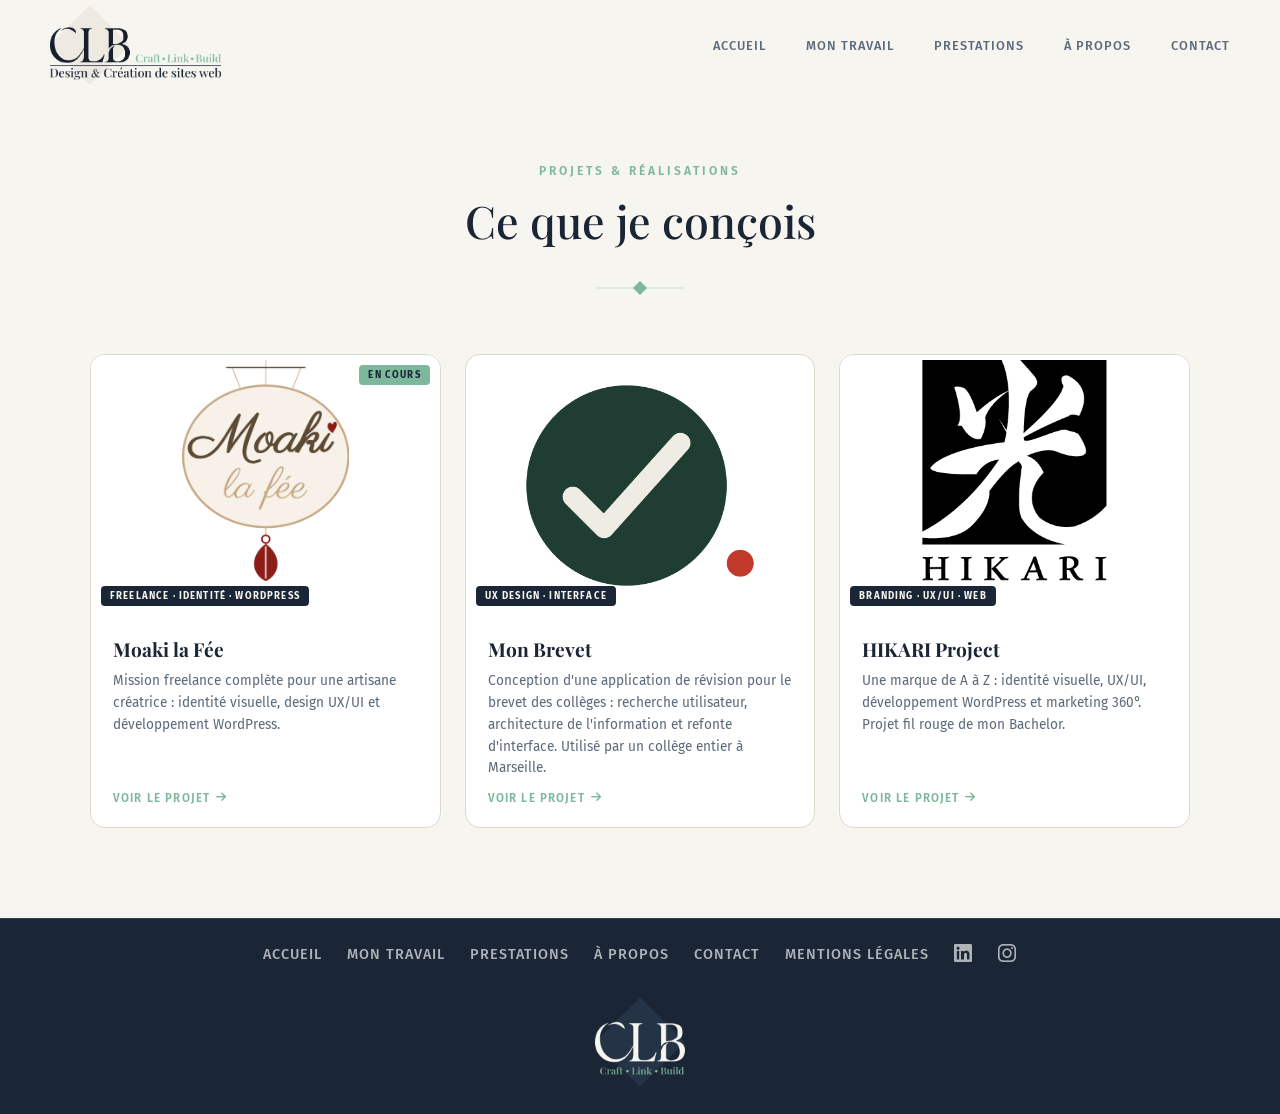
<file: travail.html>
<!DOCTYPE html>
<html lang="fr">
<head>
    <meta charset="UTF-8">
    <meta name="viewport" content="width=device-width, initial-scale=1.0">
    <meta name="description" content="Projets et réalisations de Sofiane Colombo, designer UX/UI et créateur de sites web à Marseille.">
    <meta property="og:type" content="website">
    <meta property="og:locale" content="fr_FR">
    <meta property="og:site_name" content="Sofiane Colombo | CLB">
    <meta property="og:title" content="Mon travail | Sofiane Colombo">
    <meta property="og:description" content="Projets et réalisations de Sofiane Colombo, designer UX/UI et créateur de sites web à Marseille.">
    <meta property="og:url" content="https://colombo-s.github.io/freelance/travail.html">
    <meta property="og:image" content="https://colombo-s.github.io/freelance/asset/logo-clb-header.png">
    <meta name="twitter:card" content="summary_large_image">
    <title>Mon travail | Sofiane Colombo</title>

    <link rel="icon" type="image/png" href="./asset/favicon-clb.png">

    <link rel="stylesheet" href="./style.css"/>

    <link rel="preconnect" href="https://fonts.googleapis.com">
    <link rel="preconnect" href="https://fonts.gstatic.com" crossorigin>
    <link href="https://fonts.googleapis.com/css2?family=Fira+Sans:wght@300;400;500;600;700&family=Playfair+Display:ital,wght@0,400;0,500;0,600;0,700;0,800;1,400&display=swap" rel="stylesheet">
    <link rel="stylesheet" href="https://cdnjs.cloudflare.com/ajax/libs/font-awesome/6.5.0/css/all.min.css">
</head>

<body>

    <header>
        <a href="./index.html" class="header-logo">
            <img src="./asset/logo-clb-header.png" alt="logo clb">
        </a>
        <nav>
            <a href="./index.html">Accueil</a>
            <a href="./travail.html">Mon travail</a>
            <a href="./prestations.html">Prestations</a>
            <a href="./a-propos.html">À propos</a>
            <a href="./contact.html">Contact</a>
        </nav>
    </header>

    <main>

    <section id="hub-intro">
        <span class="eyebrow">Projets &amp; Réalisations</span>
        <h1>Ce que je conçois</h1>
        <div class="intro-divider"></div>
    </section>

    <div id="hub-grid">

        <!-- MOAKI LA FÉE : mission freelance réelle, en premier -->
        <a href="moaki.html" class="hub-card">
            <div class="hub-card-media hub-card-media--logo">
                <img src="./asset/moaki-card.png" alt="Moaki la Fée" />
                <span class="hub-card-badge">Freelance · Identité · WordPress</span>
                <span class="hub-card-wip">En cours</span>
            </div>
            <div class="hub-card-content">
                <h2>Moaki la Fée</h2>
                <p>Mission freelance complète pour une artisane créatrice : identité visuelle, design UX/UI et développement WordPress.</p>
                <span class="hub-card-link">Voir le projet <i class="fa-solid fa-arrow-right"></i></span>
            </div>
        </a>

        <!-- MON BREVET -->
        <a href="mon-brevet.html" class="hub-card">
            <div class="hub-card-media">
                <img src="./asset/mon-brevet-card.png" alt="Mon Brevet" />
                <span class="hub-card-badge">UX Design · Interface</span>
            </div>
            <div class="hub-card-content">
                <h2>Mon Brevet</h2>
                <p>Conception d'une application de révision pour le brevet des collèges : recherche utilisateur, architecture de l'information et refonte d'interface. Utilisé par un collège entier à Marseille.</p>
                <span class="hub-card-link">Voir le projet <i class="fa-solid fa-arrow-right"></i></span>
            </div>
        </a>

        <!-- HIKARI -->
        <a href="hikari.html" class="hub-card">
            <div class="hub-card-media hub-card-media--logo">
                <img src="./asset/hikari-logo.png" alt="HIKARI Project" />
                <span class="hub-card-badge">Branding · UX/UI · Web</span>
            </div>
            <div class="hub-card-content">
                <h2>HIKARI Project</h2>
                <p>Une marque de A à Z : identité visuelle, UX/UI, développement WordPress et marketing 360°.<br>Projet fil rouge de mon Bachelor.</p>
                <span class="hub-card-link">Voir le projet <i class="fa-solid fa-arrow-right"></i></span>
            </div>
        </a>

    </div>

    </main>

    <footer>
        
        <div class="footer-links">
            <a href="./index.html">Accueil</a>
            <a href="./travail.html">Mon travail</a>
            <a href="./prestations.html">Prestations</a>
            <a href="./a-propos.html">À propos</a>
            <a href="./contact.html">Contact</a>
            <a href="./mentions-legales.html">Mentions légales</a>
            <a href="https://www.linkedin.com/in/sofiane-colombo-744582396/" target="_blank" rel="noopener" aria-label="LinkedIn">
                <i class="fa-brands fa-linkedin"></i>
            </a>
            <a href="https://www.instagram.com/clb.webdesign/" target="_blank" rel="noopener" aria-label="Instagram">
                <i class="fa-brands fa-instagram"></i>
            </a>
        </div>

        <a href="./index.html" class="footer-logo">
            <img src="./asset/logo-clb-footer.png" alt="Logo Sofiane Colombo">
        </a>
        
    </footer>

</body>
</html>
</file>
<file: style.css>
/* =============================================
   VARIABLES
   ============================================= */
:root {
    --ardoise: #1A2535;
    --ardoise-mid: #243345;
    --ardoise-light: #2E3F55;
    --sauge: #7EB89A;
    --sauge-light: #A8D4BC;
    --sauge-dim: rgba(126, 184, 154, 0.15);
    --vert-fonce: #3A7A5A;
    --blanc: #FFFFFF;
    --ivoire: #F7F5F0;
    --ivoire-mid: #EEEAE2;
    --bordure: #DDD8CC;
    --texte: #1A2535;
    --texte-muted: #5A6A7A;
    --texte-light: rgba(255, 255, 255, 0.65);
}

/* =============================================
   BASE
   ============================================= */
html {
    scroll-behavior: smooth;
}

body {
    margin: 0;
    padding: 0;
    font-family: "Fira Sans", sans-serif;
    background-color: var(--ivoire);
    color: var(--texte);
}

h1, h2, h3 {
    font-family: "Playfair Display", serif;
    font-weight: 500;
}

/* =============================================
   HEADER
   ============================================= */
header {
    display: flex;
    justify-content: space-between;
    align-items: center;
    height: 90px;
    padding: 0 50px;
    background-color: var(--ivoire);
}

.header-logo {
    display: flex;
    align-items: center;
}

.header-logo img {
    height: 80px;
    width: auto;
    display: block;
}

header nav {
    display: flex;
    gap: 40px;
}

header nav a {
    font-family: "Fira Sans", sans-serif;
    font-size: 0.8rem;
    font-weight: 500;
    letter-spacing: 0.08em;
    text-transform: uppercase;
    text-decoration: none;
    color: var(--texte-muted);
    transition: color 0.3s ease;
    position: relative;
}

header nav a::after {
    content: '';
    position: absolute;
    bottom: -6px;
    left: 0;
    width: 0;
    height: 2px;
    background-color: var(--sauge);
    transition: width 0.3s ease;
}

header nav a:hover {
    color: var(--ardoise);
}

header nav a:hover::after {
    width: 100%;
}

/* =============================================
   FOOTER
   ============================================= */
footer {
    display: flex;
    flex-direction: column;
    justify-content: center;
    align-items: center;
    gap: 32px;
    padding: 24px 40px;
    background-color: var(--ardoise);
    border-top: 1px solid var(--ardoise-light);
    color: var(--texte-light);
    font-family: "Fira Sans", sans-serif;
    font-size: 0.8rem;
    letter-spacing: 0.5px;
}

.footer-logo img {
    max-height: 90px;
    width: auto;
}

.footer-links {
    display: flex;
    flex-wrap: wrap;
    justify-content: center;
    align-items: center;
    gap: 25px;
}

.footer-links a {
    text-decoration: none;
    color: var(--texte-light);
    font-size: 0.9rem;
    font-weight: 500;
    letter-spacing: 1px;
    text-transform: uppercase;
    transition: color 0.3s ease;
}

.footer-links a:hover {
    color: var(--sauge);
}

.footer-links i {
    font-size: 1.3rem;
}

/* =============================================
   BOUTONS & CTA GÉNÉRIQUES
   ============================================= */
.hero-cta {
    display: inline-flex;
    align-items: center;
    gap: 10px;
    background-color: var(--sauge);
    color: var(--blanc);
    padding: 15px 30px;
    border-radius: 8px;
    text-decoration: none;
    font-family: "Fira Sans", sans-serif;
    font-weight: 600;
    letter-spacing: 0.05em;
    text-transform: uppercase;
    font-size: 0.85rem;
    width: fit-content;
    transition: background-color 0.3s ease, transform 0.3s ease;
}

.hero-cta:hover {
    background-color: var(--vert-fonce);
    transform: translateY(-2px);
}

.bottom-cta {
    text-align: center;
    margin-top: 50px;
    padding-top: 40px;
    border-top: 1px solid var(--bordure);
}

.bottom-cta-text {
    font-family: "Playfair Display", serif;
    font-size: 1.3rem;
    color: var(--ardoise);
    margin-bottom: 20px;
}

.bottom-cta-button {
    display: inline-flex;
    align-items: center;
    gap: 10px;
    background-color: var(--vert-fonce);
    color: var(--blanc);
    padding: 14px 28px;
    border-radius: 8px;
    text-decoration: none;
    font-family: "Fira Sans", sans-serif;
    font-weight: 600;
    letter-spacing: 0.05em;
    text-transform: uppercase;
    font-size: 0.85rem;
    transition: background-color 0.3s ease, transform 0.3s ease;
}

.bottom-cta-button:hover {
    background-color: var(--sauge);
    transform: translateY(-2px);
}

/* =============================================
   HOMEPAGE — HERO
   ============================================= */
#home-hero {
    display: grid;
    grid-template-columns: 1fr 1fr;
    gap: 60px;
    align-items: center;
    max-width: 1300px;
    margin: 0 auto;
    padding: 30px 50px 40px;
    min-height: calc(100vh - 90px);
}

.hero-text {
    display: flex;
    flex-direction: column;
    gap: 22px;
}

.hero-eyebrow {
    font-family: "Fira Sans", sans-serif;
    font-size: 0.7rem;
    font-weight: 500;
    letter-spacing: 0.3em;
    text-transform: uppercase;
    color: var(--sauge);
}

.hero-text h1 {
    font-family: "Playfair Display", serif;
    font-size: clamp(2rem, 3.2vw, 2.9rem);
    font-weight: 500;
    line-height: 1.25;
    color: var(--ardoise);
    margin: 0;
}

.hero-description {
    font-family: "Fira Sans", sans-serif;
    font-size: 0.98rem;
    line-height: 1.85;
    color: var(--texte-muted);
    margin: 0;
}

/* Mockup laptop */
.hero-visual {
    position: relative;
    display: flex;
    justify-content: center;
    align-items: center;
    width: 100%;
}

.laptop-mockup {
    width: 100%;
    max-width: 420px;
}

.laptop-screen {
    background-color: var(--ardoise);
    border-radius: 14px 14px 4px 4px;
    padding: 12px 12px 6px;
    box-shadow: 0 20px 50px rgba(26, 37, 53, 0.25);
}

.laptop-base {
    height: 14px;
    background: linear-gradient(to bottom, #3A4B60, var(--ardoise));
    border-radius: 0 0 10px 10px;
    margin: 0 -8px;
    box-shadow: 0 8px 15px rgba(0, 0, 0, 0.15);
}

/* Carrousel écran laptop */
.screen-carousel {
    position: relative;
    width: 100%;
    height: 260px;
    border-radius: 4px;
    overflow: hidden;
}

.screen-track {
    display: flex;
    width: 100%;
    height: 100%;
    transition: transform 0.8s ease;
}

.screen-slide {
    flex: 0 0 100%;
    width: 100%;
    height: 100%;
    object-fit: cover;
    object-position: top;
}

/* Cartes flottantes autour du mockup */
.floating-card {
    position: absolute;
    border-radius: 10px;
    box-shadow: 0 15px 35px rgba(26, 37, 53, 0.2);
    border: 4px solid var(--blanc);
    object-fit: cover;
}

.floating-card--1 {
    width: 140px;
    height: 100px;
    bottom: 20px;
    left: -20px;
    transform: rotate(-6deg);
    background-color: var(--blanc);
}

.floating-card--2 {
    width: 110px;
    height: 110px;
    top: 0;
    right: -10px;
    transform: rotate(5deg);
    object-fit: contain;
    background-color: var(--blanc);
}

/* Lien sous laptop */
.hero-visual-col {
    display: flex;
    flex-direction: column;
    align-items: center;
    gap: 20px;
}

.laptop-link {
    display: block;
    text-decoration: none;
}

.laptop-link:hover .laptop-screen {
    box-shadow: 0 25px 60px rgba(26, 37, 53, 0.35);
}

.hero-below-link {
    display: inline-flex;
    align-items: center;
    gap: 8px;
    font-family: "Fira Sans", sans-serif;
    font-size: 0.8rem;
    font-weight: 600;
    letter-spacing: 0.15em;
    text-transform: uppercase;
    text-decoration: none;
    color: var(--sauge);
    transition: gap 0.2s ease, color 0.2s ease;
}

.hero-below-link:hover {
    gap: 14px;
    color: var(--vert-fonce);
}

/* =============================================
   HOMEPAGE — CRAFT LINK BUILD
   ============================================= */
#home-method {
    background-color: var(--ivoire-mid);
    background-image: url("data:image/svg+xml,%3Csvg xmlns='http://www.w3.org/2000/svg' width='56' height='56' viewBox='0 0 56 56'%3E%3Cpath d='M28 6 L50 28 L28 50 L6 28 Z' fill='none' stroke='%231A2535' stroke-opacity='0.05' stroke-width='1'/%3E%3C/svg%3E");
    padding: 80px 30px;
    text-align: center;
    border-top: 1px solid var(--bordure);
}

#home-method .eyebrow {
    display: inline-block;
    font-family: "Fira Sans", sans-serif;
    font-size: 0.75rem;
    font-weight: 600;
    letter-spacing: 0.25em;
    text-transform: uppercase;
    color: var(--sauge);
    margin-bottom: 1rem;
}

#home-method h2 {
    font-family: "Playfair Display", serif;
    font-size: clamp(1.8rem, 3.5vw, 2.6rem);
    font-weight: 500;
    color: var(--ardoise);
    margin: 0 0 1.2rem;
}

#home-method .intro-text {
    font-family: "Fira Sans", sans-serif;
    font-size: 1rem;
    line-height: 1.75;
    color: var(--texte-muted);
    max-width: 640px;
    margin: 0 auto;
}

#home-method .values-grid {
    max-width: 1100px;
    margin: 50px auto 0;
}

#home-cta {
    text-align: center;
    padding: 70px 30px 90px;
}

/* =============================================
   PAGE CONTACT
   ============================================= */
.contact-page-body {
    min-height: 100vh;
    display: flex;
    flex-direction: column;
}

.contact-main {
    flex: 1;
    display: flex;
    justify-content: center;
    align-items: center;
    padding: 20px;
    background-color: var(--ivoire);
    background-image: url("data:image/svg+xml,%3Csvg xmlns='http://www.w3.org/2000/svg' width='56' height='56' viewBox='0 0 56 56'%3E%3Cpath d='M28 6 L50 28 L28 50 L6 28 Z' fill='none' stroke='%231A2535' stroke-opacity='0.05' stroke-width='1'/%3E%3C/svg%3E");
    background-size: 56px 56px;
}

.business-card {
    background-color: var(--blanc);
    width: 100%;
    max-width: 400px;
    padding: 40px;
    border: 2px solid var(--sauge);
    border-radius: 15px;
    box-shadow: 10px 10px 0px var(--ivoire-mid);
    text-align: center;
    position: relative;
}

.card-header h1 {
    margin: 0;
    font-size: 1.8rem;
    color: var(--ardoise);
}

.job-title {
    font-family: "Fira Sans", sans-serif;
    text-transform: uppercase;
    letter-spacing: 2px;
    color: var(--sauge);
    font-weight: 600;
    font-size: 0.9rem;
    display: block;
    margin-top: 8px;
    margin-bottom: 15px;
}

.status-badge {
    display: inline-flex;
    align-items: center;
    margin-top: 8px;
    gap: 8px;
    background-color: rgba(126, 184, 154, 0.1);
    color: var(--vert-fonce);
    padding: 5px 12px;
    border-radius: 20px;
    font-size: 0.8rem;
    font-weight: 600;
    border: 1px solid rgba(126, 184, 154, 0.4);
}

.dot {
    height: 8px;
    width: 8px;
    background-color: var(--sauge);
    border-radius: 50%;
    display: inline-block;
}

.divider {
    border: 0;
    height: 1px;
    background: var(--ivoire-mid);
    margin: 30px auto;
    width: 50%;
}

.contact-row {
    display: flex;
    align-items: center;
    justify-content: flex-start;
    gap: 15px;
    padding: 12px;
    margin-bottom: 10px;
    text-decoration: none;
    color: var(--texte-muted);
    background-color: var(--ivoire);
    border-radius: 8px;
    transition: all 0.3s ease;
    border: 1px solid transparent;
}

.contact-row:not(.static):hover {
    background-color: var(--ivoire-mid);
    border-color: var(--sauge);
    transform: translateX(5px);
    color: var(--ardoise);
}

.contact-arrow {
    margin-left: auto;
    font-size: 0.8rem;
    color: var(--sauge);
    opacity: 0.5;
    transition: opacity 0.25s ease, transform 0.25s ease;
}

.contact-row:hover .contact-arrow {
    opacity: 1;
    transform: translateX(4px);
}

.icon-box {
    width: 35px;
    height: 35px;
    background-color: var(--sauge-dim);
    color: var(--sauge);
    border-radius: 50%;
    display: flex;
    justify-content: center;
    align-items: center;
}

.icon-box i {
    font-size: 1rem;
    margin: 0;
}

.card-footer {
    display: flex;
    justify-content: center;
    gap: 28px;
    margin-top: 30px;
}

.card-footer a {
    color: var(--sauge);
    text-decoration: none;
    font-weight: 700;
    display: flex;
    justify-content: center;
    align-items: center;
    gap: 5px;
}

.card-footer i {
    font-size: 1.2rem;
    margin: 0;
}

/* =============================================
   PAGE TRAVAIL — PROJET DÉTAIL
   ============================================= */
#real-intro {
    text-align: center;
    padding: 70px 20px 50px;
    max-width: 760px;
    margin: 0 auto;
}

#real-intro .eyebrow,
#about-hero .eyebrow {
    display: inline-block;
    font-family: "Fira Sans", sans-serif;
    font-size: 0.75rem;
    font-weight: 600;
    letter-spacing: 0.25em;
    text-transform: uppercase;
    color: var(--sauge);
    margin-bottom: 1rem;
}

#real-intro h1 {
    font-family: "Playfair Display", serif;
    font-size: clamp(1.9rem, 4vw, 3rem);
    font-weight: 500;
    color: var(--ardoise);
    line-height: 1.2;
    margin: 0 0 1.4rem;
}

#real-intro .intro-text {
    font-family: "Fira Sans", sans-serif;
    font-size: 1rem;
    line-height: 1.75;
    color: var(--texte-muted);
    margin: 0 auto;
}

.intro-divider {
    position: relative;
    width: 90px;
    height: 12px;
    margin: 2rem auto 0;
}

.intro-divider::before {
    content: '';
    position: absolute;
    top: 50%;
    left: 50%;
    width: 10px;
    height: 10px;
    background-color: var(--sauge);
    transform: translate(-50%, -50%) rotate(45deg);
}

.intro-divider::after {
    content: '';
    position: absolute;
    top: 50%;
    left: 0;
    right: 0;
    height: 1px;
    background-color: var(--sauge);
    opacity: 0.4;
    transform: translateY(-50%);
    z-index: -1;
}

#real-projects {
    max-width: 1100px;
    margin: 0 auto;
    padding: 20px 20px 60px;
    display: flex;
    flex-direction: column;
    gap: 30px;
}

.real-block {
    display: grid;
    grid-template-columns: 1fr 1fr;
    border: 1px solid var(--bordure);
    border-radius: 15px;
    overflow: hidden;
    background-color: var(--blanc);
    opacity: 0;
    transform: translateY(30px);
    transition: opacity 0.6s ease, transform 0.6s ease, border-color 0.3s ease;
}

.real-block:hover {
    border-color: var(--sauge);
}

.real-block.visible {
    opacity: 1;
    transform: translateY(0);
}

.real-block--alt .real-media {
    order: 2;
    background-color: var(--ardoise-mid);
}

.real-block--alt .real-content {
    order: 1;
}

.real-media {
    position: relative;
    overflow: hidden;
    background-color: var(--ivoire-mid);
    min-height: 420px;
}

/* Le média s'adapte à la hauteur du texte, sans jamais l'imposer */
.real-media img,
.real-media video {
    position: absolute;
    inset: 0;
}

.real-media img {
    width: 100%;
    height: 100%;
    object-fit: contain;
    display: block;
    transition: transform 0.5s ease;
}

.real-media video {
    width: 100%;
    height: 100%;
    object-fit: cover;
    object-position: center top;
    display: block;
    transition: transform 0.5s ease;
}

.real-block:hover .real-media img,
.real-block:hover .real-media video {
    transform: scale(1.04);
}

.real-media--iframe {
    padding: 0;
}

.real-media--iframe iframe {
    position: absolute;
    top: 0;
    left: 0;
    width: 100%;
    height: 100%;
    border: 0;
}

.media-placeholder {
    width: 100%;
    height: 100%;
    min-height: 340px;
    display: flex;
    flex-direction: column;
    align-items: center;
    justify-content: center;
    gap: 10px;
    color: var(--sauge);
    background-color: var(--ivoire-mid);
}

.media-placeholder i {
    font-size: 2.5rem;
    opacity: 0.5;
}

.media-placeholder span {
    font-family: "Fira Sans", sans-serif;
    font-size: 0.72rem;
    letter-spacing: 0.1em;
    text-transform: uppercase;
    opacity: 0.6;
}

.media-badge {
    position: absolute;
    top: 14px;
    left: 14px;
    background-color: var(--sauge);
    color: var(--blanc);
    font-family: "Fira Sans", sans-serif;
    font-size: 0.65rem;
    font-weight: 700;
    letter-spacing: 0.15em;
    text-transform: uppercase;
    padding: 4px 10px;
    border-radius: 4px;
    z-index: 1;
}

.real-content {
    padding: clamp(1.8rem, 4vw, 3rem);
    background-color: var(--blanc);
    color: var(--texte);
    display: flex;
    flex-direction: column;
    justify-content: center;
    gap: 0;
}

.real-content--light {
    background-color: var(--ardoise);
}

.real-content--light h2 {
    color: var(--blanc) !important;
}

.real-content--light p,
.real-content--light .step-label,
.real-content--light .real-list {
    color: var(--texte-light) !important;
}

.real-content--light .real-list li strong {
    color: var(--blanc) !important;
}

.real-content--light .real-skills span {
    color: var(--sauge-light);
    border-color: rgba(126, 184, 154, 0.4);
    background-color: rgba(126, 184, 154, 0.1);
}

.real-content--light .real-link {
    color: var(--sauge-light);
}

.real-content--light .real-link:hover {
    color: var(--blanc);
}

.real-tag {
    font-family: "Fira Sans", sans-serif;
    font-size: 0.72rem;
    font-weight: 600;
    letter-spacing: 0.15em;
    text-transform: uppercase;
    color: var(--sauge);
    margin-bottom: 0.9rem;
    display: flex;
    align-items: center;
    gap: 6px;
}

.real-content h2 {
    font-family: "Playfair Display", serif;
    font-size: clamp(1.4rem, 2.5vw, 1.9rem);
    font-weight: 700;
    line-height: 1.2;
    margin: 0 0 1.1rem;
    color: var(--ardoise);
}

.real-content p {
    font-family: "Fira Sans", sans-serif;
    font-size: 0.95rem;
    line-height: 1.75;
    margin-bottom: 0.9rem;
    color: var(--texte-muted);
}

.real-skills {
    display: flex;
    flex-wrap: wrap;
    gap: 8px;
    margin: 0.6rem 0 1.4rem;
}

.real-skills span {
    font-family: "Fira Sans", sans-serif;
    font-size: 0.68rem;
    font-weight: 600;
    letter-spacing: 0.1em;
    text-transform: uppercase;
    padding: 4px 10px;
    border: 1px solid rgba(126, 184, 154, 0.5);
    color: var(--vert-fonce);
    border-radius: 4px;
    background-color: rgba(126, 184, 154, 0.08);
    transition: background-color 0.2s, border-color 0.2s;
}

.real-skills span:hover {
    background-color: rgba(126, 184, 154, 0.18);
    border-color: var(--sauge);
}

.real-link {
    display: inline-flex;
    align-items: center;
    gap: 8px;
    font-family: "Fira Sans", sans-serif;
    font-size: 0.8rem;
    font-weight: 600;
    letter-spacing: 0.15em;
    text-transform: uppercase;
    text-decoration: none;
    color: var(--sauge);
    transition: gap 0.2s ease, color 0.2s ease;
    align-self: flex-start;
}

.real-link:hover {
    gap: 14px;
    color: var(--vert-fonce);
}

.project-meta {
    display: flex;
    flex-wrap: wrap;
    justify-content: center;
    gap: 0;
    margin-top: 40px;
    border: 1px solid var(--bordure);
    border-radius: 12px;
    overflow: hidden;
    max-width: 760px;
    margin-left: auto;
    margin-right: auto;
    background-color: var(--blanc);
}

.meta-item {
    flex: 1 1 160px;
    display: flex;
    flex-direction: column;
    gap: 6px;
    padding: 20px 24px;
    border-right: 1px solid var(--bordure);
    text-align: center;
}

.meta-item:last-child {
    border-right: none;
}

.meta-label {
    font-family: "Fira Sans", sans-serif;
    font-size: 0.7rem;
    font-weight: 600;
    letter-spacing: 0.15em;
    text-transform: uppercase;
    color: var(--sauge);
}

.meta-value {
    font-family: "Fira Sans", sans-serif;
    font-size: 0.88rem;
    color: var(--texte-muted);
    line-height: 1.4;
}

.real-process {
    display: flex;
    flex-direction: column;
    gap: 10px;
    margin: 1rem 0;
    border-left: 2px solid var(--sauge);
    padding-left: 16px;
}

.process-step {
    display: flex;
    align-items: center;
    gap: 12px;
}

.step-num {
    font-family: "Fira Sans", sans-serif;
    font-size: 0.7rem;
    font-weight: 600;
    color: var(--sauge);
    min-width: 24px;
}

.step-label {
    font-family: "Fira Sans", sans-serif;
    font-size: 0.85rem;
    color: var(--texte-muted);
}

.real-list {
    font-family: "Fira Sans", sans-serif;
    font-size: 0.92rem;
    line-height: 1.75;
    color: var(--texte-muted);
    padding-left: 20px;
    margin: 0.6rem 0 1rem;
}

.real-list li {
    margin-bottom: 6px;
}

.real-list li strong {
    color: var(--ardoise);
}

.kpi-grid {
    display: grid;
    grid-template-columns: 1fr 1fr;
    gap: 16px;
    margin-top: 20px;
    width: 100%;
    padding: 0 24px;
}

.kpi-item {
    display: flex;
    flex-direction: column;
    align-items: center;
    gap: 4px;
    padding: 16px;
    background-color: rgba(126, 184, 154, 0.08);
    border: 1px solid rgba(126, 184, 154, 0.25);
    border-radius: 8px;
}

.kpi-val {
    font-family: "Playfair Display", serif;
    font-size: 1.6rem;
    font-weight: 700;
    color: var(--sauge);
}

.kpi-desc {
    font-family: "Fira Sans", sans-serif;
    font-size: 0.7rem;
    letter-spacing: 0.08em;
    text-transform: uppercase;
    color: var(--texte-muted);
    text-align: center;
}

/* =============================================
   PAGE TRAVAIL — HUB (GRILLE DE PROJETS)
   ============================================= */
#hub-intro {
    text-align: center;
    padding: 70px 20px 40px;
}

#hub-intro .eyebrow {
    display: inline-block;
    font-family: "Fira Sans", sans-serif;
    font-size: 0.75rem;
    font-weight: 600;
    letter-spacing: 0.25em;
    text-transform: uppercase;
    color: var(--sauge);
    margin-bottom: 0.8rem;
}

#hub-intro h1 {
    font-family: "Playfair Display", serif;
    font-size: clamp(1.8rem, 4vw, 2.8rem);
    font-weight: 500;
    color: var(--ardoise);
    margin: 0 0 1.5rem;
}

#hub-grid {
    display: grid;
    grid-template-columns: repeat(3, 1fr);
    gap: 24px;
    max-width: 1100px;
    margin: 0 auto;
    padding: 20px 30px 90px;
}

.hub-card {
    display: flex;
    flex-direction: column;
    border: 1px solid var(--bordure);
    border-radius: 15px;
    overflow: hidden;
    text-decoration: none;
    color: inherit;
    background: var(--blanc);
    transition: transform 0.3s ease, box-shadow 0.3s ease, border-color 0.3s ease;
}

.hub-card:hover {
    transform: translateY(-6px);
    box-shadow: 0 12px 30px rgba(26, 37, 53, 0.12);
    border-color: var(--sauge);
}

.hub-card-media {
    position: relative;
    width: 100%;
    aspect-ratio: 4 / 3;
    overflow: hidden;
}

.hub-card-media img {
    width: 100%;
    height: 100%;
    padding-bottom: 30px;
    object-fit: contain;
    display: block;
    transition: transform 0.4s ease;
}

.hub-card:hover .hub-card-media img {
    transform: scale(1.05);
}

.hub-card-media--logo {
    display: flex;
    align-items: center;
    justify-content: center;
    padding: 20px;
    box-sizing: border-box;
    background: var(--blanc);
}

.hub-card-media--logo img {
    object-fit: contain;
    object-position: center;
}

.hub-card-badge {
    position: absolute;
    bottom: 10px;
    left: 10px;
    background: var(--sauge);
    color: var(--blanc);
    font-family: "Fira Sans", sans-serif;
    font-size: 0.6rem;
    font-weight: 700;
    letter-spacing: 0.12em;
    text-transform: uppercase;
    padding: 4px 9px;
    border-radius: 4px;
}

.hub-card-wip {
    position: absolute;
    top: 10px;
    right: 10px;
    background: var(--ardoise);
    color: var(--blanc);
    font-family: "Fira Sans", sans-serif;
    font-size: 0.6rem;
    font-weight: 700;
    letter-spacing: 0.12em;
    text-transform: uppercase;
    padding: 4px 9px;
    border-radius: 4px;
}

.hub-card-content {
    padding: 20px 22px 22px;
    display: flex;
    flex-direction: column;
    gap: 8px;
    flex: 1;
}

.hub-card-content h2 {
    font-family: "Playfair Display", serif;
    font-size: 1.2rem;
    font-weight: 700;
    color: var(--ardoise);
    margin: 0;
}

.hub-card-content p {
    font-family: "Fira Sans", sans-serif;
    font-size: 0.85rem;
    line-height: 1.6;
    color: var(--texte-muted);
    margin: 0;
    flex: 1;
}

.hub-card-link {
    display: inline-flex;
    align-items: center;
    gap: 6px;
    font-family: "Fira Sans", sans-serif;
    font-size: 0.72rem;
    font-weight: 600;
    letter-spacing: 0.1em;
    text-transform: uppercase;
    color: var(--sauge);
    margin-top: 4px;
    transition: gap 0.25s ease;
}

.hub-card:hover .hub-card-link {
    gap: 12px;
}

.detail-back {
    display: block;
    text-align: center;
    margin: 10px 0 40px;
    font-family: "Fira Sans", sans-serif;
    font-size: 0.8rem;
    font-weight: 600;
    letter-spacing: 0.08em;
    text-transform: uppercase;
    color: var(--ardoise);
    text-decoration: none;
    transition: color 0.25s ease;
}

.detail-back:hover {
    color: var(--sauge);
}

.detail-back i {
    margin-right: 6px;
}

/* =============================================
   PAGE À PROPOS
   ============================================= */
#about-hero {
    text-align: center;
    padding: 70px 20px 50px;
    max-width: 760px;
    margin: 0 auto;
}

#about-hero h1 {
    font-family: "Playfair Display", serif;
    font-size: clamp(1.9rem, 4vw, 2.9rem);
    font-weight: 500;
    color: var(--ardoise);
    line-height: 1.25;
    margin: 0;
}

#about-story {
    max-width: 1100px;
    margin: 0 auto;
    padding: 20px 30px 70px;
}

.about-story-grid {
    display: grid;
    grid-template-columns: 320px 1fr;
    gap: 60px;
    align-items: start;
}

.about-portrait-frame {
    width: 100%;
    aspect-ratio: 4 / 5;
    border-radius: 14px;
    overflow: hidden;
    background-color: var(--ivoire-mid);
    border: 1px solid var(--bordure);
}

.about-portrait-frame img {
    width: 100%;
    height: 100%;
    object-fit: cover;
    display: block;
}

.about-portrait-frame.no-image {
    display: flex;
    align-items: center;
    justify-content: center;
}

.about-portrait-frame.no-image::before {
    content: "\f007";
    font-family: "Font Awesome 6 Free";
    font-weight: 900;
    font-size: 3rem;
    color: var(--sauge);
    opacity: 0.4;
}

.about-portrait-frame.no-image img {
    display: none;
}

.about-text p {
    font-family: "Fira Sans", sans-serif;
    font-size: 1rem;
    line-height: 1.85;
    color: var(--texte-muted);
    margin-bottom: 20px;
}

#about-timeline {
    background-color: var(--ivoire-mid);
    background-image: url("data:image/svg+xml,%3Csvg xmlns='http://www.w3.org/2000/svg' width='56' height='56' viewBox='0 0 56 56'%3E%3Cpath d='M28 6 L50 28 L28 50 L6 28 Z' fill='none' stroke='%231A2535' stroke-opacity='0.05' stroke-width='1'/%3E%3C/svg%3E");
    padding: 70px 30px;
}

#about-timeline h2,
#about-values h2 {
    font-family: "Playfair Display", serif;
    font-size: 2rem;
    text-align: center;
    color: var(--ardoise);
    margin: 0 0 50px;
}

.timeline {
    max-width: 700px;
    margin: 0 auto;
    display: flex;
    flex-direction: column;
    gap: 0;
    border-left: 2px solid var(--sauge);
    padding-left: 40px;
}

.timeline-item {
    position: relative;
    padding-bottom: 45px;
}

.timeline-item:last-child {
    padding-bottom: 0;
}

.timeline-dot {
    position: absolute;
    left: -46px;
    top: 4px;
    width: 12px;
    height: 12px;
    background-color: var(--sauge);
    border: 3px solid var(--ivoire-mid);
    border-radius: 50%;
}

.timeline-date {
    font-family: "Fira Sans", sans-serif;
    font-size: 0.72rem;
    font-weight: 700;
    letter-spacing: 0.12em;
    text-transform: uppercase;
    color: var(--sauge);
}

.timeline-content h3 {
    font-family: "Playfair Display", serif;
    font-size: 1.15rem;
    color: var(--ardoise);
    margin: 6px 0 8px;
}

.timeline-content p {
    font-family: "Fira Sans", sans-serif;
    font-size: 0.92rem;
    line-height: 1.7;
    color: var(--texte-muted);
    margin: 0;
}

#about-values {
    padding: 70px 30px;
    max-width: 1100px;
    margin: 0 auto;
}

#about-values .eyebrow {
    display: block;
    text-align: center;
    font-family: "Fira Sans", sans-serif;
    font-size: 0.75rem;
    font-weight: 600;
    letter-spacing: 0.25em;
    text-transform: uppercase;
    color: var(--sauge);
    margin-bottom: 0.8rem;
}

.values-grid {
    display: grid;
    grid-template-columns: repeat(3, 1fr);
    gap: 30px;
}

.value-item {
    text-align: center;
    padding: 30px 20px;
}

.value-item i {
    font-size: 1.8rem;
    color: var(--sauge);
    margin-bottom: 16px;
}

.value-item h3 {
    font-family: "Playfair Display", serif;
    font-size: 1.15rem;
    color: var(--ardoise);
    margin: 0 0 12px;
}

.value-item p {
    font-family: "Fira Sans", sans-serif;
    font-size: 0.9rem;
    line-height: 1.7;
    color: var(--texte-muted);
    margin: 0;
}

#about-cta {
    text-align: center;
    padding: 60px 30px 90px;
}

.about-cta-text {
    font-family: "Playfair Display", serif;
    font-size: 1.4rem;
    color: var(--ardoise);
    margin-bottom: 24px;
}

/* =============================================
   PAGE PRESTATIONS
   ============================================= */
#presta-hero {
    text-align: center;
    padding: 70px 20px 50px;
    max-width: 760px;
    margin: 0 auto;
}

.presta-eyebrow {
    display: block;
    font-family: "Fira Sans", sans-serif;
    font-size: 0.75rem;
    font-weight: 600;
    letter-spacing: 0.25em;
    text-transform: uppercase;
    color: var(--vert-fonce);
    margin-bottom: 16px;
}

#presta-hero h1 {
    font-family: "Playfair Display", serif;
    font-size: clamp(1.9rem, 4vw, 2.9rem);
    font-weight: 500;
    color: var(--ardoise);
    line-height: 1.25;
    margin: 0;
}

.presta-lead {
    font-size: 1rem;
    line-height: 1.75;
    color: var(--texte-muted);
    margin: 28px auto 0;
    max-width: 620px;
}

.presta-anchors {
    display: flex;
    flex-wrap: wrap;
    justify-content: center;
    gap: 10px;
    margin-top: 32px;
}

.presta-anchors a {
    font-size: 0.78rem;
    font-weight: 500;
    letter-spacing: 0.06em;
    text-decoration: none;
    color: var(--ardoise);
    padding: 8px 16px;
    border: 1px solid var(--bordure);
    border-radius: 999px;
    background-color: var(--blanc);
    transition: border-color 0.3s ease, color 0.3s ease;
}

.presta-anchors a:hover {
    border-color: var(--sauge);
    color: var(--vert-fonce);
}

#presta-list {
    padding: 0;
    border-top: 1px solid var(--bordure);
}

.presta {
    display: grid;
    grid-template-columns: 1fr 1.6fr;
    gap: 50px;
    padding: 60px max(30px, calc((100% - 1000px) / 2));
    scroll-margin-top: 20px;
}

.presta:nth-child(even) {
    background-color: var(--ivoire-mid);
    background-image: url("data:image/svg+xml,%3Csvg xmlns='http://www.w3.org/2000/svg' width='56' height='56' viewBox='0 0 56 56'%3E%3Cpath d='M28 6 L50 28 L28 50 L6 28 Z' fill='none' stroke='%231A2535' stroke-opacity='0.05' stroke-width='1'/%3E%3C/svg%3E");
}

.presta-head i {
    font-size: 1.8rem;
    color: var(--sauge);
    margin-bottom: 16px;
    display: block;
}

.presta-head h2 {
    font-family: "Playfair Display", serif;
    font-size: 1.6rem;
    color: var(--ardoise);
    margin: 0 0 14px;
}

.presta-for {
    font-size: 0.9rem;
    line-height: 1.65;
    font-style: italic;
    color: var(--texte-muted);
    margin: 0;
}

.presta-body p {
    font-size: 0.98rem;
    line-height: 1.75;
    color: var(--texte);
    margin: 0 0 20px;
}

.presta-body ul {
    list-style: none;
    margin: 0;
    padding: 0;
}

.presta-body li {
    position: relative;
    padding: 9px 0 9px 26px;
    font-size: 0.92rem;
    line-height: 1.55;
    color: var(--texte-muted);
}

.presta-body li::before {
    content: '';
    position: absolute;
    left: 4px;
    top: 17px;
    width: 7px;
    height: 7px;
    background-color: var(--sauge);
    transform: rotate(45deg);
}

.presta-link {
    display: inline-flex;
    align-items: center;
    gap: 10px;
    margin-top: 22px;
    font-size: 0.8rem;
    font-weight: 600;
    letter-spacing: 0.06em;
    text-transform: uppercase;
    text-decoration: none;
    color: var(--vert-fonce);
    padding-bottom: 4px;
    border-bottom: 1px solid var(--sauge);
    transition: color 0.3s ease, gap 0.3s ease;
}

.presta-link:hover {
    color: var(--ardoise);
    gap: 14px;
}

#presta-combo {
    background-color: var(--ivoire-mid);
    text-align: center;
    padding: 70px 30px;
}

#presta-combo h2 {
    font-family: "Playfair Display", serif;
    font-size: 2rem;
    color: var(--ardoise);
    margin: 0 0 20px;
}

#presta-combo p {
    max-width: 620px;
    margin: 0 auto;
    font-size: 1rem;
    line-height: 1.75;
    color: var(--texte-muted);
}

#presta-combo a {
    color: var(--vert-fonce);
    font-weight: 600;
    text-decoration: none;
}

/* =============================================
   PAGE MENTIONS LÉGALES
   ============================================= */
.legal {
    max-width: 760px;
    margin: 0 auto;
    padding: 10px 30px 90px;
}

.legal h2 {
    font-family: "Playfair Display", serif;
    font-size: 1.35rem;
    color: var(--ardoise);
    margin: 40px 0 12px;
}

.legal p {
    font-size: 0.95rem;
    line-height: 1.8;
    color: var(--texte-muted);
    margin: 0 0 14px;
}

.legal a {
    color: var(--vert-fonce);
    text-decoration: none;
    font-weight: 500;
}

.legal a:hover {
    color: var(--ardoise);
}

.legal-update {
    margin-top: 40px !important;
    font-size: 0.8rem !important;
    font-style: italic;
}

/* =============================================
   OFFRES SITE WEB (CARTE ACCUEIL)
   ============================================= */
#home-offres {
    padding: 80px 30px;
    text-align: center;
}

#home-offres .eyebrow {
    display: inline-block;
    font-size: 0.75rem;
    font-weight: 600;
    letter-spacing: 0.25em;
    text-transform: uppercase;
    color: #3A7A5A;
    margin-bottom: 1rem;
}

#home-offres h2 {
    font-family: "Playfair Display", serif;
    font-size: clamp(1.8rem, 3.5vw, 2.6rem);
    font-weight: 500;
    color: var(--ardoise);
    margin: 0 0 1.2rem;
}

#home-offres .intro-text {
    font-size: 1rem;
    line-height: 1.75;
    color: var(--texte-muted);
    max-width: 640px;
    margin: 0 auto;
}

.offres-grid {
    display: grid;
    grid-template-columns: repeat(3, 1fr);
    gap: 24px;
    align-items: stretch;
    max-width: 1100px;
    margin: 50px auto 0;
    text-align: left;
}

.offre-card {
    position: relative;
    display: flex;
    flex-direction: column;
    padding: 34px 28px 28px;
    background-color: var(--blanc);
    border: 1px solid #DDD8CC;
    border-radius: 15px;
    transition: transform 0.3s ease, box-shadow 0.3s ease, border-color 0.3s ease;
}

.offre-card:hover {
    transform: translateY(-4px);
    box-shadow: 0 12px 30px rgba(26, 37, 53, 0.1);
    border-color: var(--sauge);
}

.offre-card--featured {
    background-color: var(--ardoise);
    border: 2px solid var(--ardoise);
    box-shadow: 0 18px 45px rgba(26, 37, 53, 0.28);
}

.offre-card--featured:hover {
    border-color: var(--sauge);
    box-shadow: 0 22px 50px rgba(26, 37, 53, 0.35);
}

.offre-card.offre-card--featured h3 {
    color: var(--blanc);
}

.offre-card.offre-card--featured .offre-price {
    color: var(--sauge-light);
}

.offre-card--featured .offre-delay,
.offre-card--featured .offre-list li {
    color: var(--texte-light);
}

.offre-card--featured .offre-list {
    border-top-color: var(--ardoise-light);
}

.offre-card--featured .offre-badge {
    background-color: var(--sauge);
    color: var(--ardoise);
}

.offre-card--featured .offre-btn--ghost {
    color: var(--blanc);
    border-color: rgba(255, 255, 255, 0.3);
}

.offre-card--featured .offre-btn--ghost:hover {
    color: var(--sauge-light);
    border-color: var(--sauge-light);
}

.offre-card--featured .offre-btn--primary:hover {
    background-color: var(--sauge-light);
    border-color: var(--sauge-light);
    color: var(--ardoise);
}

.offre-badge {
    position: absolute;
    top: -13px;
    left: 50%;
    transform: translateX(-50%);
    background-color: #3A7A5A;
    color: var(--blanc);
    font-size: 0.65rem;
    font-weight: 700;
    letter-spacing: 0.15em;
    text-transform: uppercase;
    padding: 5px 14px;
    border-radius: 999px;
    white-space: nowrap;
}

.offre-card h3 {
    font-family: "Playfair Display", serif;
    font-size: 1.35rem;
    color: var(--ardoise);
    margin: 0 0 8px;
}

.offre-price {
    font-family: "Playfair Display", serif;
    font-size: 2.2rem;
    font-weight: 700;
    color: #3A7A5A;
    margin: 0 0 6px;
}

.offre-delay {
    display: inline-flex;
    align-items: center;
    gap: 8px;
    font-size: 0.8rem;
    font-weight: 500;
    color: var(--texte-muted);
    margin: 0 0 20px;
}

.offre-delay i {
    color: var(--sauge);
}

.offre-list {
    list-style: none;
    margin: 0 0 24px;
    padding: 20px 0 0;
    border-top: 1px solid var(--ivoire-mid);
    flex: 1;
}

.offre-list li {
    position: relative;
    padding: 6px 0 6px 22px;
    font-size: 0.9rem;
    line-height: 1.5;
    color: var(--texte-muted);
}

.offre-list li::before {
    content: '';
    position: absolute;
    left: 3px;
    top: 13px;
    width: 6px;
    height: 6px;
    background-color: var(--sauge);
    transform: rotate(45deg);
}

.offre-actions {
    display: flex;
    flex-direction: column;
    gap: 10px;
}

.offre-btn {
    display: inline-flex;
    justify-content: center;
    align-items: center;
    gap: 8px;
    padding: 12px 18px;
    border-radius: 8px;
    font-size: 0.78rem;
    font-weight: 600;
    letter-spacing: 0.05em;
    text-transform: uppercase;
    text-decoration: none;
    transition: background-color 0.3s ease, color 0.3s ease, border-color 0.3s ease;
}

.offre-btn--primary {
    background-color: var(--sauge);
    color: var(--blanc);
    border: 1px solid var(--sauge);
}

.offre-btn--primary:hover {
    background-color: #3A7A5A;
    border-color: #3A7A5A;
}

.offre-btn--ghost {
    background-color: transparent;
    color: var(--ardoise);
    border: 1px solid #DDD8CC;
}

.offre-btn--ghost:hover {
    border-color: var(--sauge);
    color: #3A7A5A;
}

.offre-note {
    max-width: 1100px;
    margin: 28px auto 0;
    font-size: 0.8rem;
    line-height: 1.6;
    font-style: italic;
    color: var(--texte-muted);
}

.offre-contact {
    margin: 30px auto 0;
    font-family: "Playfair Display", serif;
    font-size: 1.15rem;
    color: var(--ardoise);
}

.offre-contact a {
    color: #3A7A5A;
    text-decoration: none;
    border-bottom: 1px solid var(--sauge);
}

.offre-contact a:hover {
    color: var(--ardoise);
}

/* =============================================
   PAGE PRESTATIONS : DÉTAIL DES OFFRES SITE
   ============================================= */
/* Colonne gauche qui suit le scroll pendant la lecture du détail */
.presta-head {
    position: sticky;
    top: 30px;
    align-self: start;
}

.presta-price {
    display: inline-block;
    font-family: "Playfair Display", serif;
    font-size: 1.8rem;
    font-weight: 700;
    color: #3A7A5A;
    margin: 0 0 12px;
}

.presta-price small {
    display: block;
    font-family: "Fira Sans", sans-serif;
    font-size: 0.78rem;
    font-weight: 500;
    color: var(--texte-muted);
    margin-top: 4px;
}

.presta-body h3 {
    font-family: "Playfair Display", serif;
    font-size: 1.1rem;
    color: var(--ardoise);
    margin: 28px 0 6px;
}

.presta-body h3:first-of-type {
    margin-top: 8px;
}

.presta-body p.presta-small {
    font-size: 0.88rem;
    color: var(--texte-muted);
    margin: 10px 0 0;
}

.presta-body a.inline-link {
    color: #3A7A5A;
    font-weight: 600;
    text-decoration: none;
    border-bottom: 1px solid var(--sauge);
}

.presta-body a.inline-link:hover {
    color: var(--ardoise);
}

.presta-choice {
    display: grid;
    grid-template-columns: 1fr 1fr;
    gap: 16px;
    margin: 12px 0 4px;
}

.presta-choice-item {
    padding: 18px 20px;
    background-color: var(--blanc);
    border: 1px solid #DDD8CC;
    border-radius: 10px;
}

.presta-choice-item h4 {
    font-family: "Playfair Display", serif;
    font-size: 1.05rem;
    color: var(--ardoise);
    margin: 0 0 8px;
}

.presta-choice-item p {
    font-size: 0.86rem !important;
    line-height: 1.6 !important;
    color: var(--texte-muted) !important;
    margin: 0 0 8px !important;
}

.presta-choice-item p:last-child {
    margin-bottom: 0 !important;
}

.presta-prices {
    width: 100%;
    border-collapse: collapse;
    margin: 6px 0 4px;
    font-size: 0.9rem;
}

.presta-prices th,
.presta-prices td {
    padding: 10px 12px;
    text-align: left;
    border-bottom: 1px solid #DDD8CC;
    color: var(--texte-muted);
}

.presta-prices th {
    font-size: 0.72rem;
    font-weight: 600;
    letter-spacing: 0.1em;
    text-transform: uppercase;
    color: #3A7A5A;
}

.presta-prices td:first-child {
    color: var(--ardoise);
    font-weight: 500;
}

#presta-inclus {
    padding: 70px max(30px, calc((100% - 1000px) / 2));
}

#presta-inclus > h2 {
    font-family: "Playfair Display", serif;
    font-size: 2rem;
    text-align: center;
    color: var(--ardoise);
    margin: 0 0 40px;
}

#presta-inclus .presta-eyebrow {
    text-align: center;
}

.inclus-grid {
    display: grid;
    grid-template-columns: repeat(2, 1fr);
    gap: 20px;
}

.inclus-item {
    padding: 24px;
    background-color: var(--blanc);
    border: 1px solid #DDD8CC;
    border-radius: 12px;
}

.inclus-item h3 {
    display: flex;
    align-items: center;
    gap: 10px;
    font-family: "Playfair Display", serif;
    font-size: 1.1rem;
    color: var(--ardoise);
    margin: 0 0 10px;
}

.inclus-item h3 i {
    color: var(--sauge);
    font-size: 1rem;
}

.inclus-item p {
    font-size: 0.9rem;
    line-height: 1.7;
    color: var(--texte-muted);
    margin: 0;
}

.inclus-legal {
    margin: 30px 0 0;
    text-align: center;
    font-size: 0.8rem;
    font-style: italic;
    color: var(--texte-muted);
}

@media (max-width: 900px) {
    .offres-grid {
        grid-template-columns: 1fr;
        max-width: 460px;
        gap: 34px;
    }
    .offre-card--featured {
        order: -1;
    }
}

@media (max-width: 768px) {
    .presta-choice,
    .inclus-grid {
        grid-template-columns: 1fr;
    }
    .presta-head {
        position: static;
    }
}

/* =============================================
   RESPONSIVE
   ============================================= */
@media (max-width: 1024px) {
    #hub-grid {
        grid-template-columns: repeat(2, 1fr);
    }
}

@media (max-width: 900px) {
    #home-hero {
        grid-template-columns: 1fr;
        padding: 50px 24px;
        text-align: center;
    }
    .hero-text {
        align-items: center;
    }
    .hero-visual {
        margin-top: 40px;
    }
}

@media (max-width: 768px) {
    header {
        padding: 0 20px;
        height: 70px;
    }
    header nav {
        gap: 20px;
    }
    header nav a {
        font-size: 0.7rem;
    }
    .real-block,
    .real-block--alt {
        grid-template-columns: 1fr;
        overflow: visible;
    }
    .real-media {
        min-height: 0;
        height: 280px;
    }
    .real-content {
        padding: 1.5rem;
    }
    .real-block--alt .real-media {
        order: 1;
    }
    .real-block--alt .real-content {
        order: 2;
    }
    footer {
        flex-direction: column;
        height: auto;
        padding: 20px;
        gap: 14px;
        text-align: center;
    }
    .about-story-grid {
        grid-template-columns: 1fr;
    }
    .about-portrait-frame {
        max-width: 280px;
        margin: 0 auto;
    }
    .values-grid {
        grid-template-columns: 1fr;
    }
    .timeline {
        padding-left: 30px;
    }
    .timeline-dot {
        left: -36px;
    }
    .presta {
        grid-template-columns: 1fr;
        gap: 20px;
        padding: 40px 24px;
    }
}

@media (max-width: 600px) {
    #hub-grid {
        grid-template-columns: 1fr;
    }
}

@media (max-width: 480px) {
    header {
        flex-wrap: wrap;
        height: auto;
        min-height: 70px;
        padding: 16px 20px;
        row-gap: 12px;
    }

    header nav {
        width: 100%;
        justify-content: space-between;
        gap: 8px;
    }

    header nav a {
        font-size: 0.62rem;
        text-align: center;
        line-height: 1.3;
    }
}

/* =============================================
   RÉÉQUILIBRAGE ARDOISE
   Sections sombres pour rapprocher le site
   de l'univers des réseaux sociaux.
   ============================================= */

/* Motif losange en sauge pour les fonds ardoise */
#home-method,
#presta-combo,
#about-timeline {
    background-color: var(--ardoise);
    background-image: url("data:image/svg+xml,%3Csvg xmlns='http://www.w3.org/2000/svg' width='56' height='56' viewBox='0 0 56 56'%3E%3Cpath d='M28 6 L50 28 L28 50 L6 28 Z' fill='none' stroke='%237EB89A' stroke-opacity='0.08' stroke-width='1'/%3E%3C/svg%3E");
    background-size: 56px 56px;
    border-top: none;
}

/* 1. Accueil : Craft · Link · Build */
#home-method .eyebrow {
    color: var(--sauge);
}

#home-method h2,
#home-method .value-item h3 {
    color: var(--ivoire);
}

#home-method .intro-text,
#home-method .value-item p {
    color: var(--texte-light);
}

#home-method .value-item i {
    color: var(--sauge-light);
}

/* 2. Prestations : Je peux tout combiner */
#presta-combo .presta-eyebrow {
    color: var(--sauge);
}

#presta-combo h2 {
    color: var(--ivoire);
}

#presta-combo p {
    color: var(--texte-light);
}

#presta-combo a {
    color: var(--sauge-light);
    border-bottom: 1px solid var(--sauge);
}

#presta-combo a:hover {
    color: var(--blanc);
}

/* 3. À propos : frise chronologique */
#about-timeline h2,
#about-timeline .timeline-content h3 {
    color: var(--ivoire);
}

#about-timeline .timeline-content p {
    color: var(--texte-light);
}

#about-timeline .timeline-date {
    color: var(--sauge-light);
}

#about-timeline .timeline-dot {
    border-color: var(--ardoise);
}

/* 4. Bandeaux de contact en fin de page (ardoise moyen) */
#home-cta,
#about-cta {
    background-color: var(--ardoise-mid);
    padding: 70px 30px;
}

#home-cta .bottom-cta-text,
#about-cta .about-cta-text {
    color: var(--ivoire);
}

#home-cta .bottom-cta-button,
#about-cta .hero-cta {
    background-color: var(--sauge);
    color: var(--ardoise);
}

#home-cta .bottom-cta-button:hover,
#about-cta .hero-cta:hover {
    background-color: var(--sauge-light);
    color: var(--ardoise);
}

/* 5. Contact : carte de visite ardoise */
.business-card {
    background-color: var(--ardoise);
    border-color: var(--ardoise);
    box-shadow: 10px 10px 0 var(--sauge);
}

.business-card .card-header h1,
.business-card .card-header h3 {
    color: var(--ivoire);
}

.business-card .job-title {
    color: var(--sauge);
}

.business-card .status-badge {
    color: var(--sauge-light);
    background-color: rgba(126, 184, 154, 0.12);
}

.business-card .divider {
    background: var(--ardoise-light);
}

.business-card .contact-row {
    background-color: var(--ardoise-mid);
    color: var(--texte-light);
}

.business-card .contact-row:not(.static):hover {
    background-color: var(--ardoise-light);
    border-color: var(--sauge);
    color: var(--blanc);
}

.business-card .icon-box {
    background-color: rgba(126, 184, 154, 0.15);
    color: var(--sauge-light);
}

.business-card .card-footer a {
    color: var(--sauge-light);
}

/* 6. Mon travail : badges et survol des cartes */
.hub-card-badge {
    background-color: var(--ardoise);
    color: var(--ivoire);
}

.hub-card-wip {
    background-color: var(--sauge);
    color: var(--ardoise);
}

.hub-card-content {
    transition: background-color 0.3s ease;
}

.hub-card-content h2,
.hub-card-content p,
.hub-card-link {
    transition: color 0.3s ease;
}

.hub-card:hover .hub-card-content {
    background-color: var(--ardoise);
}

.hub-card:hover .hub-card-content h2 {
    color: var(--ivoire);
}

.hub-card:hover .hub-card-content p {
    color: var(--texte-light);
}

.hub-card:hover .hub-card-link {
    color: var(--sauge-light);
}
</file>
